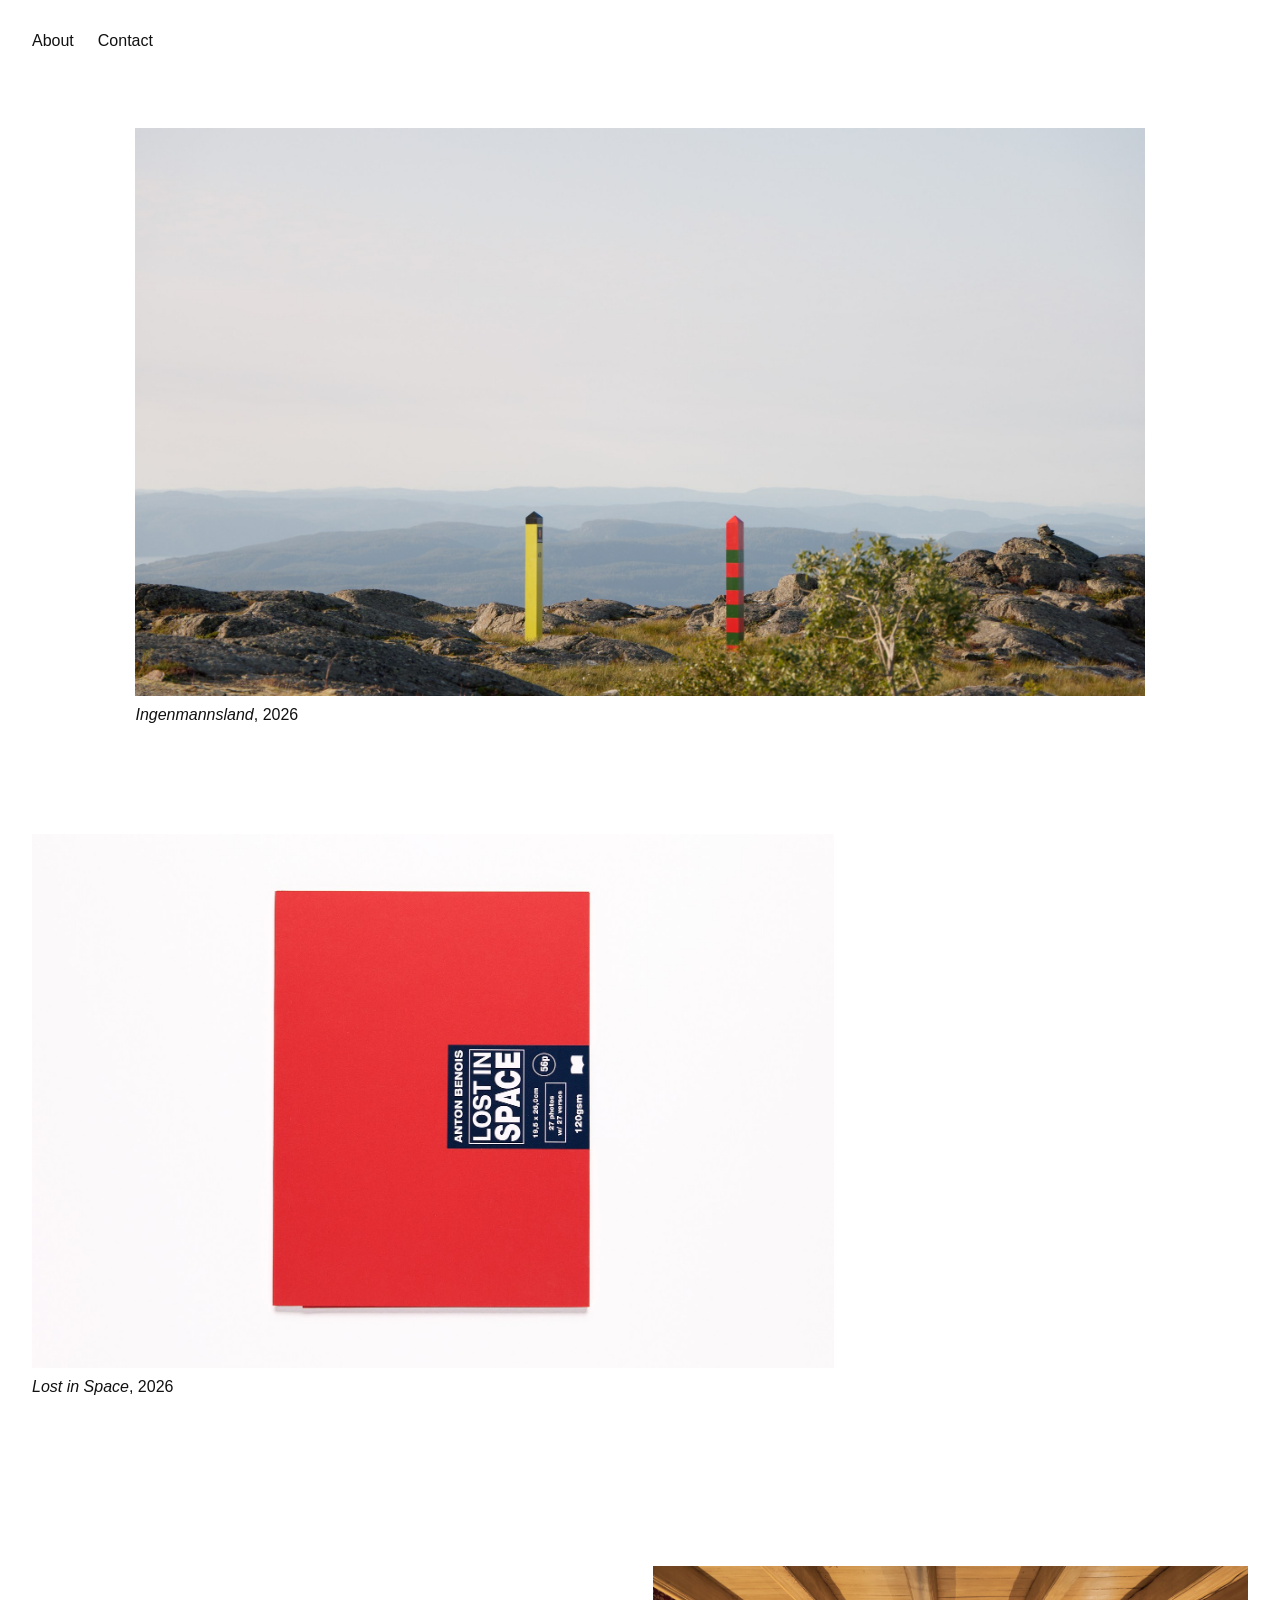
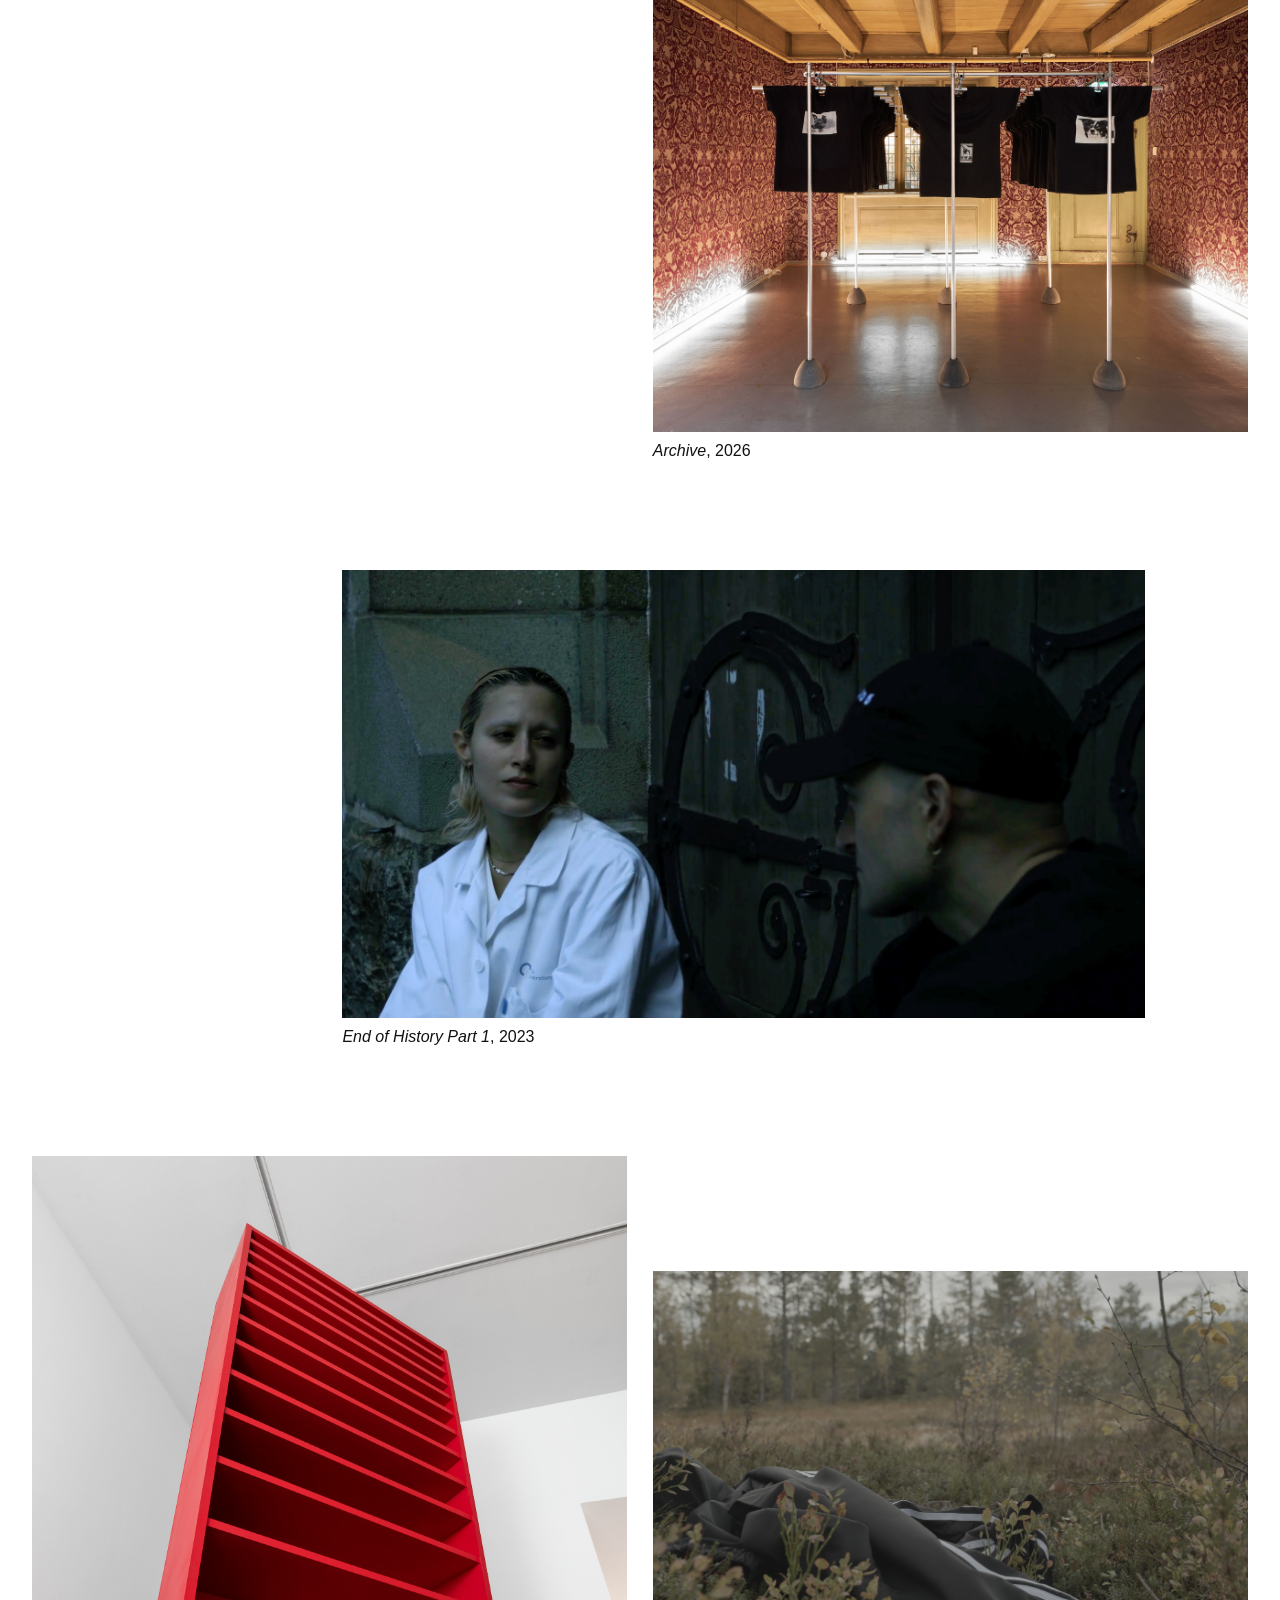
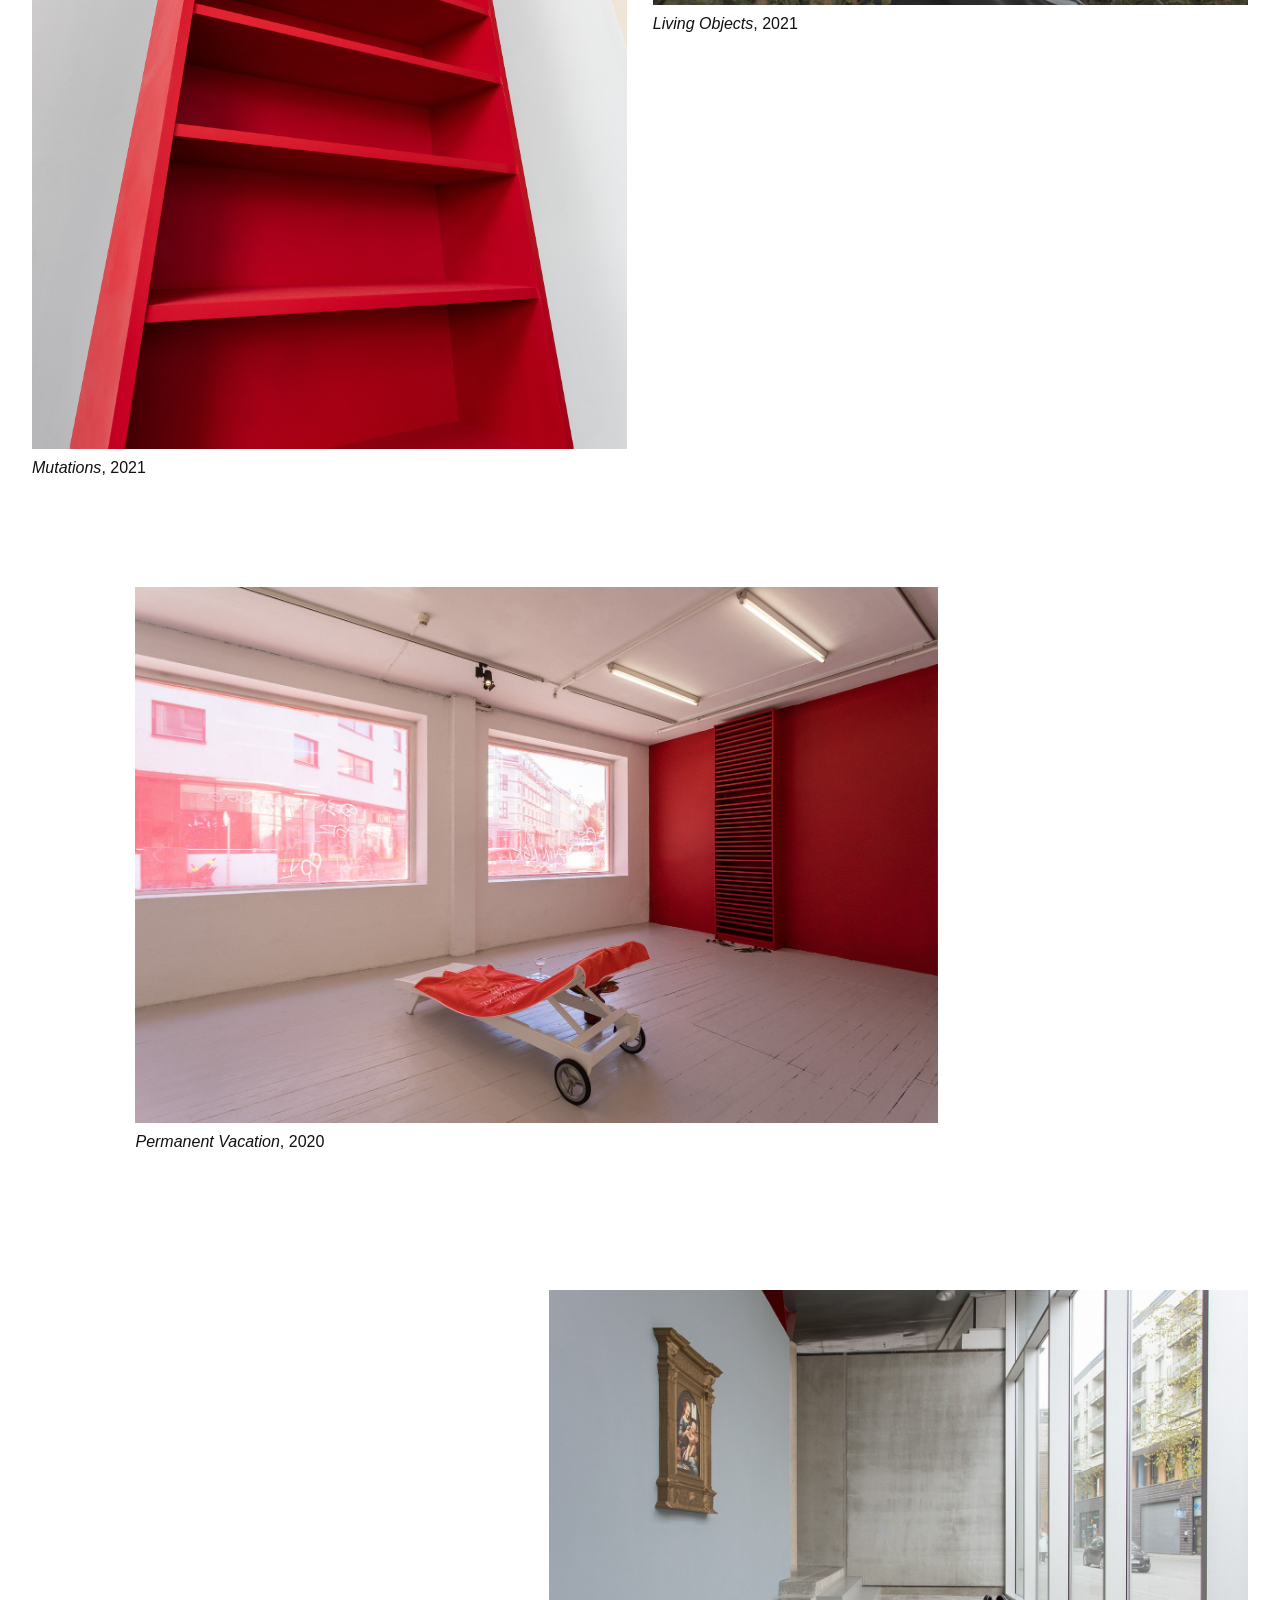
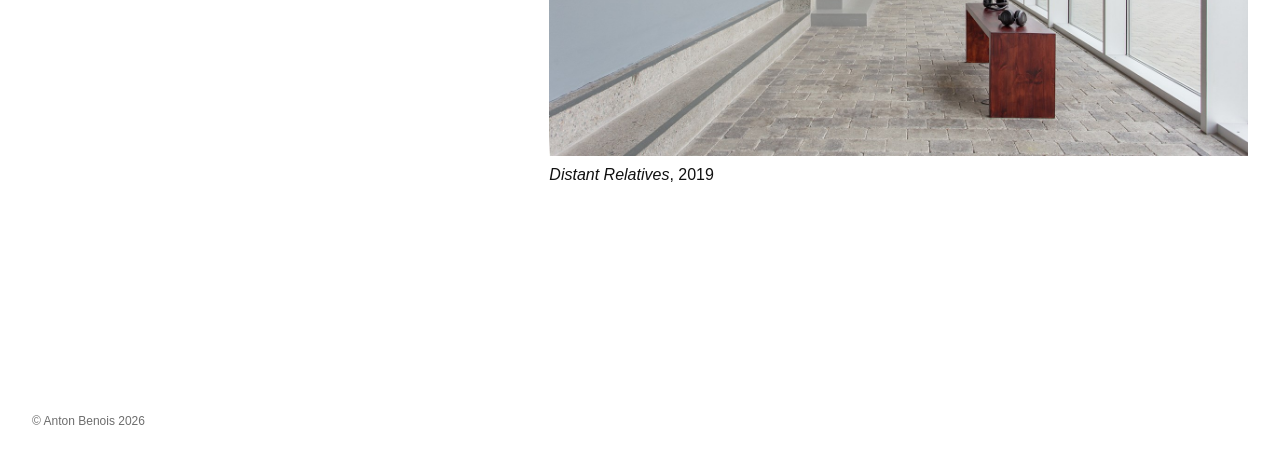
<file: index.html>
<!doctype html>
<html lang="en">
<head>
  <meta charset="utf-8">
  <meta name="viewport" content="width=device-width, initial-scale=1">
  <title>Anton Benois</title>
  <meta name="description" content="Anton Benois — selected works.">
  <link rel="stylesheet" href="assets/css/site.css">
</head>
<body class="home-page">
  <div class="site">
    <header class="site-header site-header--home">
      <nav class="site-nav" aria-label="Main navigation">
        <a href="bio/index.html">About</a>
        <a href="contact/index.html">Contact</a>
      </nav>
    </header>

    <main>
      <section class="project-index project-index--loose" aria-label="Selected works">

        <a class="project-card project-card--ingen" href="ingenmannsland/index.html">
          <figure>
            <img src="assets/images/ingenmannsland/Ingen_1.jpeg" alt="Ingenmannsland, 2026">
          </figure>
          <h2><em>Ingenmannsland</em>, 2026</h2>
        </a>

        <a class="project-card project-card--lost" href="lost-in-space/index.html">
          <figure>
            <img src="assets/images/lost-in-space/lostinspace_1.jpg" alt="Lost in Space, 2026">
          </figure>
          <h2><em>Lost in Space</em>, 2026</h2>
        </a>

        <a class="project-card project-card--archive" href="archive/index.html">
          <figure>
            <img src="assets/images/Archive/Archive_1.jpg" alt="Archive, 2026">
          </figure>
          <h2><em>Archive</em>, 2026</h2>
        </a>

        <a class="project-card project-card--eoh" href="end-of-history-part-1/index.html">
          <figure>
            <img src="assets/images/End of history/EndOfHistory_FrontPage.jpg" alt="End of History Part 1, 2023">
          </figure>
          <h2><em>End of History Part 1</em>, 2023</h2>
        </a>

        <a class="project-card project-card--mutations" href="mutations/index.html">
          <figure>
            <img src="assets/images/mutations/mutations_1.jpg" alt="Mutations, 2021">
          </figure>
          <h2><em>Mutations</em>, 2021</h2>
        </a>

        <a class="project-card project-card--living" href="living-objects/index.html">
          <figure>
            <img src="assets/images/living objects/Anton_Benois_01_web.jpg" alt="Living Objects, 2021">
          </figure>
          <h2><em>Living Objects</em>, 2021</h2>
        </a>

        <a class="project-card project-card--vacation" href="permanent-vacation/index.html">
          <figure>
            <img src="assets/images/permanent-vacation/vacation_1.jpg" alt="Permanent Vacation, 2020">
          </figure>
          <h2><em>Permanent Vacation</em>, 2020</h2>
        </a>

        <a class="project-card project-card--relatives" href="distant-relatives/index.html">
          <figure>
            <img src="assets/images/distant-relatives/relatives_7.jpg" alt="Distant Relatives, 2019">
          </figure>
          <h2><em>Distant Relatives</em>, 2019</h2>
        </a>

      </section>
    </main>
    <footer class="site-footer">
      © Anton Benois 2026
    </footer>

  </div>
</body>
</html>
</file>
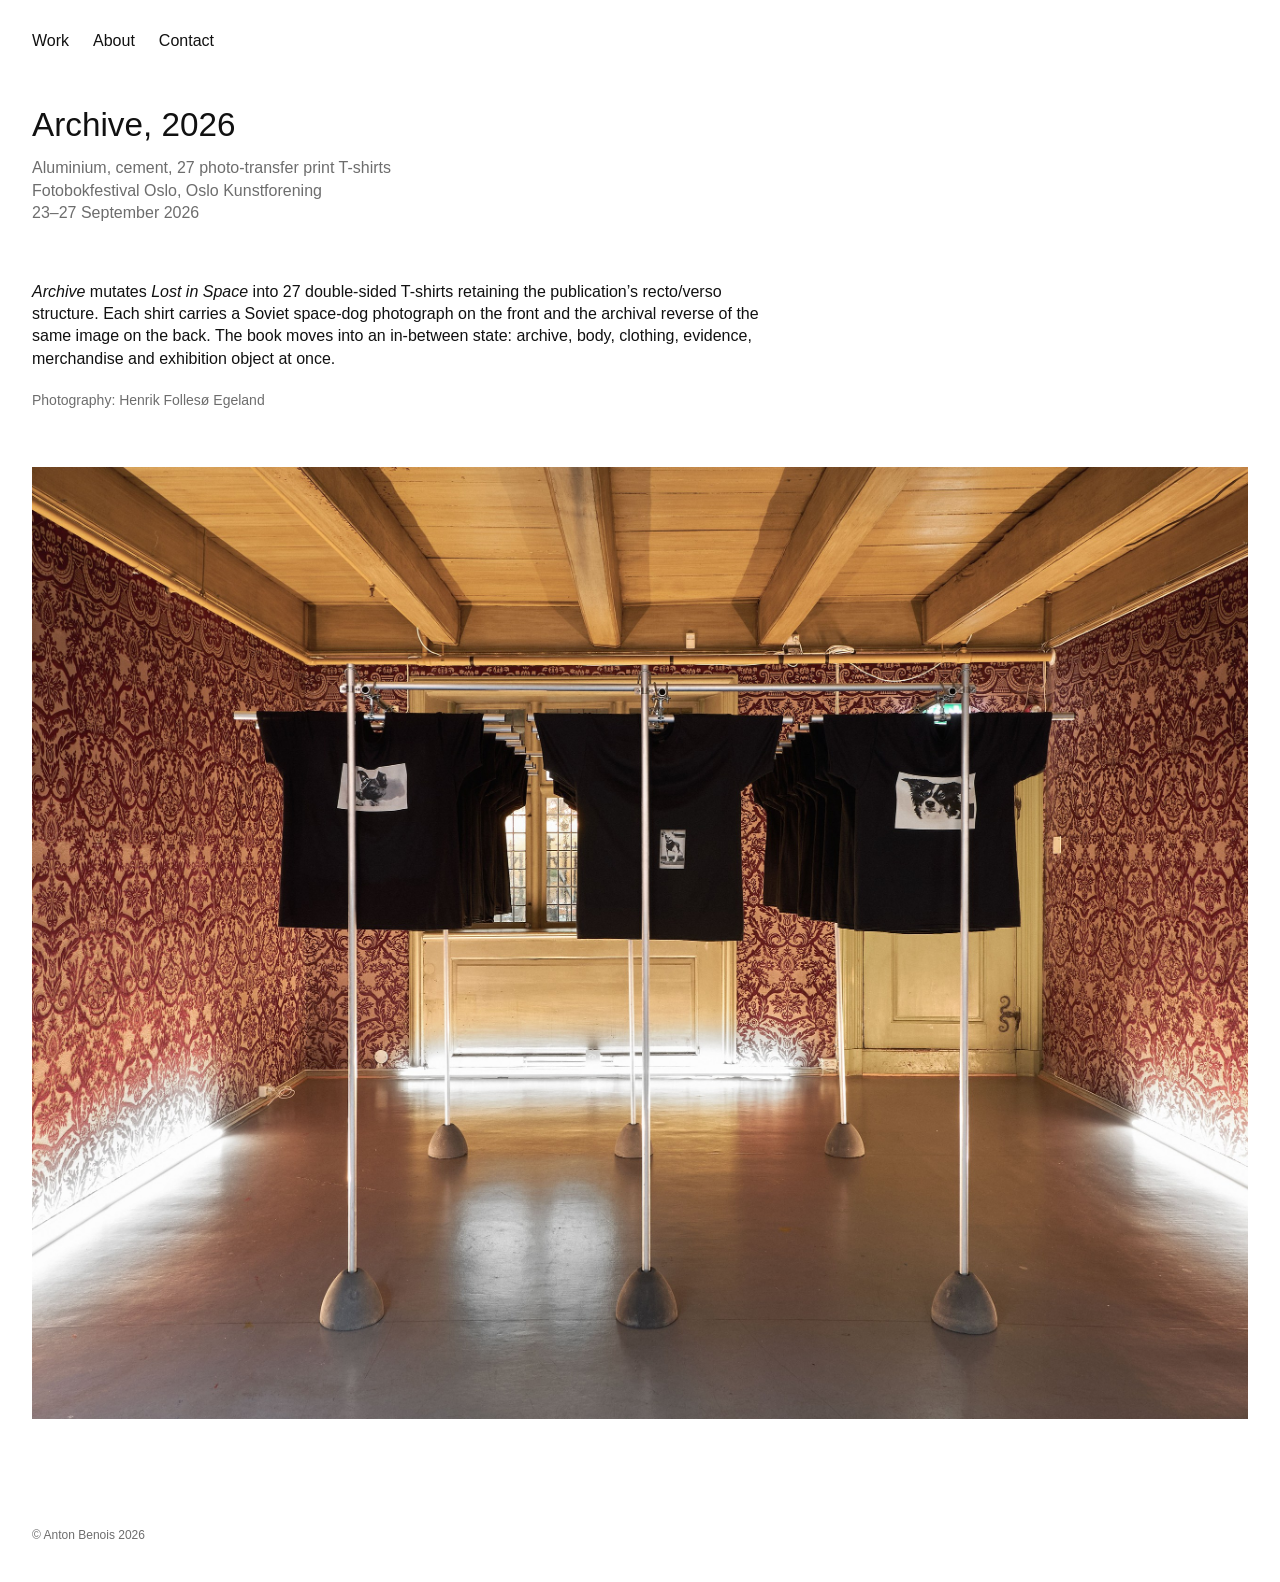
<file: archive/index.html>
<!doctype html>
<html lang="en">
<head>
  <meta charset="utf-8">
  <meta name="viewport" content="width=device-width, initial-scale=1">
  <title>Archive, 2026 — Anton Benois</title>
  <meta name="description" content="Archive, 2026. Installation at Oslo Fotobokfestival, Oslo Kunstforening.">
  <link rel="stylesheet" href="../assets/css/site.css">
</head>
<body>
  <div class="site">
    <header class="site-header site-header--inner">
      <nav class="site-nav" aria-label="Main navigation">
        <a href="../index.html">Work</a>
        <a href="../bio/index.html">About</a>
        <a href="../contact/index.html">Contact</a>
      </nav>
    </header>

    <main class="project">
      <header class="project-header">
        <h1>Archive, 2026</h1>
        <div class="project-meta">
          Aluminium, cement, 27 photo-transfer print T-shirts<br>
          Fotobokfestival Oslo, Oslo Kunstforening<br>
          23–27 September 2026
        </div>
      </header>

      <div class="project-copy">
        <p><em>Archive</em> mutates <em>Lost in Space</em> into 27 double-sided T-shirts retaining the publication’s recto/verso structure. Each shirt carries a Soviet space-dog photograph on the front and the archival reverse of the same image on the back. The book moves into an in-between state: archive, body, clothing, evidence, merchandise and exhibition object at once.</p>
        <p class="project-credit">Photography: Henrik Follesø Egeland</p>
      </div>

      <section class="project-media" aria-label="Archive documentation">
        <figure>
          <img src="../assets/images/Archive/Archive_1.jpg" alt="Archive installation view">
        </figure>
      </section>
    </main>
    <footer class="site-footer">
      © Anton Benois 2026
    </footer>

  </div>
</body>
</html>
</file>
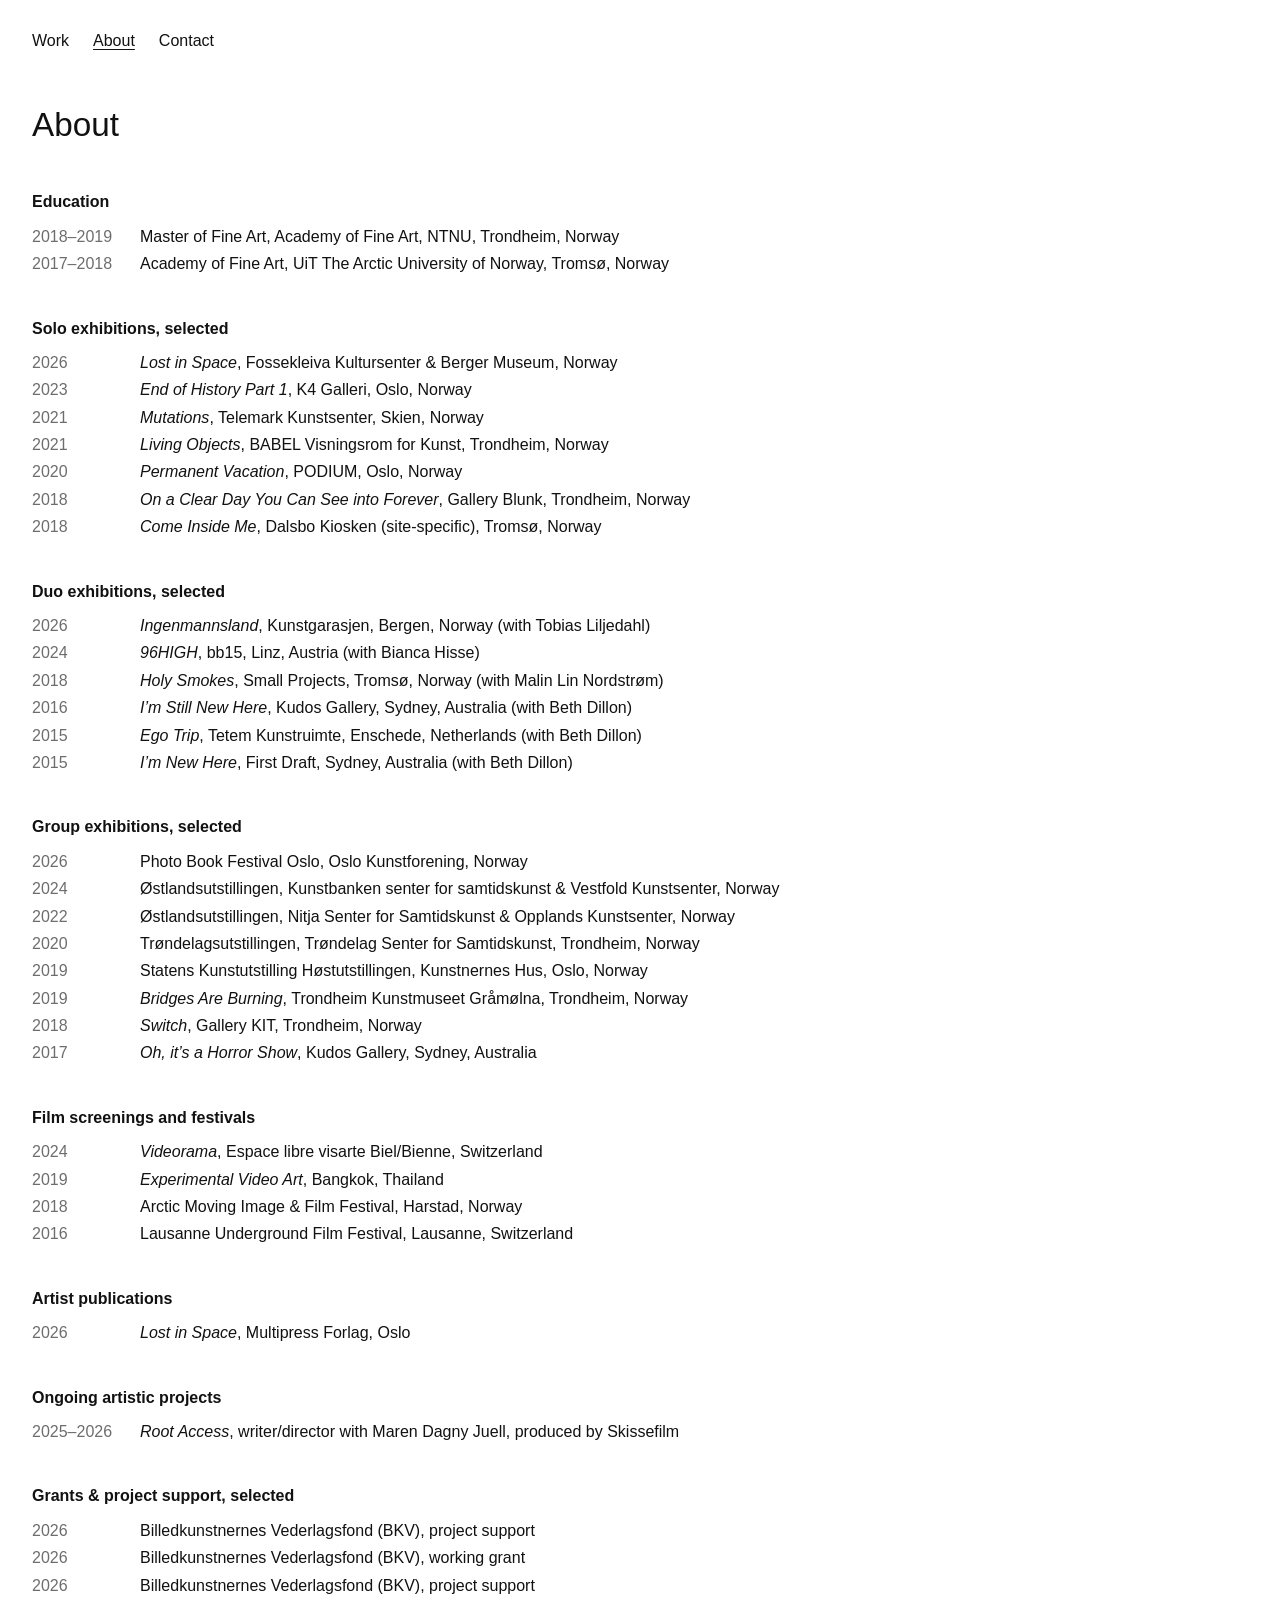
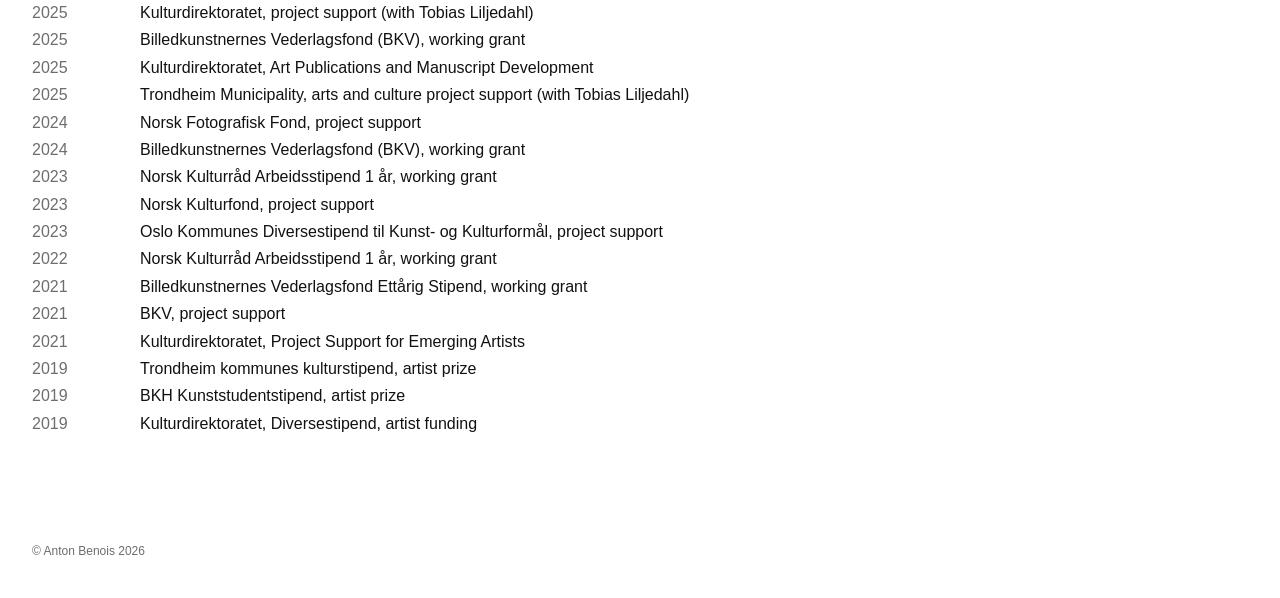
<file: bio/index.html>
<!doctype html>
<html lang="en">
<head>
  <meta charset="utf-8">
  <meta name="viewport" content="width=device-width, initial-scale=1">
  <title>About — Anton Benois</title>
  <meta name="description" content="Selected CV for Anton Benois.">
  <link rel="stylesheet" href="../assets/css/site.css">
</head>
<body>
  <div class="site">
    <header class="site-header site-header--inner">
      <nav class="site-nav" aria-label="Main navigation">
        <a href="../index.html">Work</a>
        <a href="../bio/index.html" aria-current="page">About</a>
        <a href="../contact/index.html">Contact</a>
      </nav>
    </header>

    <main class="page cv-page">
      <h1>About</h1>

      <section class="cv-section">
        <h2>Education</h2>
        <div class="cv-entry">
          <span class="cv-year">2018–2019</span>
          <span>Master of Fine Art, Academy of Fine Art, NTNU, Trondheim, Norway</span>
        </div>
        <div class="cv-entry">
          <span class="cv-year">2017–2018</span>
          <span>Academy of Fine Art, UiT The Arctic University of Norway, Tromsø, Norway</span>
        </div>
      </section>

      <section class="cv-section">
        <h2>Solo exhibitions, selected</h2>
        <div class="cv-entry"><span class="cv-year">2026</span><span><em>Lost in Space</em>, Fossekleiva Kultursenter &amp; Berger Museum, Norway</span></div>
        <div class="cv-entry"><span class="cv-year">2023</span><span><em>End of History Part 1</em>, K4 Galleri, Oslo, Norway</span></div>
        <div class="cv-entry"><span class="cv-year">2021</span><span><em>Mutations</em>, Telemark Kunstsenter, Skien, Norway</span></div>
        <div class="cv-entry"><span class="cv-year">2021</span><span><em>Living Objects</em>, BABEL Visningsrom for Kunst, Trondheim, Norway</span></div>
        <div class="cv-entry"><span class="cv-year">2020</span><span><em>Permanent Vacation</em>, PODIUM, Oslo, Norway</span></div>
        <div class="cv-entry"><span class="cv-year">2018</span><span><em>On a Clear Day You Can See into Forever</em>, Gallery Blunk, Trondheim, Norway</span></div>
        <div class="cv-entry"><span class="cv-year">2018</span><span><em>Come Inside Me</em>, Dalsbo Kiosken (site-specific), Tromsø, Norway</span></div>
      </section>

      <section class="cv-section">
        <h2>Duo exhibitions, selected</h2>
        <div class="cv-entry"><span class="cv-year">2026</span><span><em>Ingenmannsland</em>, Kunstgarasjen, Bergen, Norway (with Tobias Liljedahl)</span></div>
        <div class="cv-entry"><span class="cv-year">2024</span><span><em>96HIGH</em>, bb15, Linz, Austria (with Bianca Hisse)</span></div>
        <div class="cv-entry"><span class="cv-year">2018</span><span><em>Holy Smokes</em>, Small Projects, Tromsø, Norway (with Malin Lin Nordstrøm)</span></div>
        <div class="cv-entry"><span class="cv-year">2016</span><span><em>I’m Still New Here</em>, Kudos Gallery, Sydney, Australia (with Beth Dillon)</span></div>
        <div class="cv-entry"><span class="cv-year">2015</span><span><em>Ego Trip</em>, Tetem Kunstruimte, Enschede, Netherlands (with Beth Dillon)</span></div>
        <div class="cv-entry"><span class="cv-year">2015</span><span><em>I’m New Here</em>, First Draft, Sydney, Australia (with Beth Dillon)</span></div>
      </section>

      <section class="cv-section">
        <h2>Group exhibitions, selected</h2>
        <div class="cv-entry"><span class="cv-year">2026</span><span>Photo Book Festival Oslo, Oslo Kunstforening, Norway</span></div>
        <div class="cv-entry"><span class="cv-year">2024</span><span>Østlandsutstillingen, Kunstbanken senter for samtidskunst &amp; Vestfold Kunstsenter, Norway</span></div>
        <div class="cv-entry"><span class="cv-year">2022</span><span>Østlandsutstillingen, Nitja Senter for Samtidskunst &amp; Opplands Kunstsenter, Norway</span></div>
        <div class="cv-entry"><span class="cv-year">2020</span><span>Trøndelagsutstillingen, Trøndelag Senter for Samtidskunst, Trondheim, Norway</span></div>
        <div class="cv-entry"><span class="cv-year">2019</span><span>Statens Kunstutstilling Høstutstillingen, Kunstnernes Hus, Oslo, Norway</span></div>
        <div class="cv-entry"><span class="cv-year">2019</span><span><em>Bridges Are Burning</em>, Trondheim Kunstmuseet Gråmølna, Trondheim, Norway</span></div>
        <div class="cv-entry"><span class="cv-year">2018</span><span><em>Switch</em>, Gallery KIT, Trondheim, Norway</span></div>
        <div class="cv-entry"><span class="cv-year">2017</span><span><em>Oh, it’s a Horror Show</em>, Kudos Gallery, Sydney, Australia</span></div>
      </section>

      <section class="cv-section">
        <h2>Film screenings and festivals</h2>
        <div class="cv-entry"><span class="cv-year">2024</span><span><em>Videorama</em>, Espace libre visarte Biel/Bienne, Switzerland</span></div>
        <div class="cv-entry"><span class="cv-year">2019</span><span><em>Experimental Video Art</em>, Bangkok, Thailand</span></div>
        <div class="cv-entry"><span class="cv-year">2018</span><span>Arctic Moving Image &amp; Film Festival, Harstad, Norway</span></div>
        <div class="cv-entry"><span class="cv-year">2016</span><span>Lausanne Underground Film Festival, Lausanne, Switzerland</span></div>
      </section>

      <section class="cv-section">
        <h2>Artist publications</h2>
        <div class="cv-entry"><span class="cv-year">2026</span><span><em>Lost in Space</em>, Multipress Forlag, Oslo</span></div>
      </section>

      <section class="cv-section">
        <h2>Ongoing artistic projects</h2>
        <div class="cv-entry"><span class="cv-year">2025–2026</span><span><em>Root Access</em>, writer/director with Maren Dagny Juell, produced by Skissefilm</span></div>
      </section>

      <section class="cv-section">
        <h2>Grants &amp; project support, selected</h2>
        <div class="cv-entry"><span class="cv-year">2026</span><span>Billedkunstnernes Vederlagsfond (BKV), project support</span></div>
        <div class="cv-entry"><span class="cv-year">2026</span><span>Billedkunstnernes Vederlagsfond (BKV), working grant</span></div>
        <div class="cv-entry"><span class="cv-year">2026</span><span>Billedkunstnernes Vederlagsfond (BKV), project support</span></div>
        <div class="cv-entry"><span class="cv-year">2025</span><span>Kulturdirektoratet, project support (with Tobias Liljedahl)</span></div>
        <div class="cv-entry"><span class="cv-year">2025</span><span>Billedkunstnernes Vederlagsfond (BKV), working grant</span></div>
        <div class="cv-entry"><span class="cv-year">2025</span><span>Kulturdirektoratet, Art Publications and Manuscript Development</span></div>
        <div class="cv-entry"><span class="cv-year">2025</span><span>Trondheim Municipality, arts and culture project support (with Tobias Liljedahl)</span></div>
        <div class="cv-entry"><span class="cv-year">2024</span><span>Norsk Fotografisk Fond, project support</span></div>
        <div class="cv-entry"><span class="cv-year">2024</span><span>Billedkunstnernes Vederlagsfond (BKV), working grant</span></div>
        <div class="cv-entry"><span class="cv-year">2023</span><span>Norsk Kulturråd Arbeidsstipend 1 år, working grant</span></div>
        <div class="cv-entry"><span class="cv-year">2023</span><span>Norsk Kulturfond, project support</span></div>
        <div class="cv-entry"><span class="cv-year">2023</span><span>Oslo Kommunes Diversestipend til Kunst- og Kulturformål, project support</span></div>
        <div class="cv-entry"><span class="cv-year">2022</span><span>Norsk Kulturråd Arbeidsstipend 1 år, working grant</span></div>
        <div class="cv-entry"><span class="cv-year">2021</span><span>Billedkunstnernes Vederlagsfond Ettårig Stipend, working grant</span></div>
        <div class="cv-entry"><span class="cv-year">2021</span><span>BKV, project support</span></div>
        <div class="cv-entry"><span class="cv-year">2021</span><span>Kulturdirektoratet, Project Support for Emerging Artists</span></div>
        <div class="cv-entry"><span class="cv-year">2019</span><span>Trondheim kommunes kulturstipend, artist prize</span></div>
        <div class="cv-entry"><span class="cv-year">2019</span><span>BKH Kunststudentstipend, artist prize</span></div>
        <div class="cv-entry"><span class="cv-year">2019</span><span>Kulturdirektoratet, Diversestipend, artist funding</span></div>
      </section>
    </main>
    <footer class="site-footer">
      © Anton Benois 2026
    </footer>

  </div>
</body>
</html>
</file>
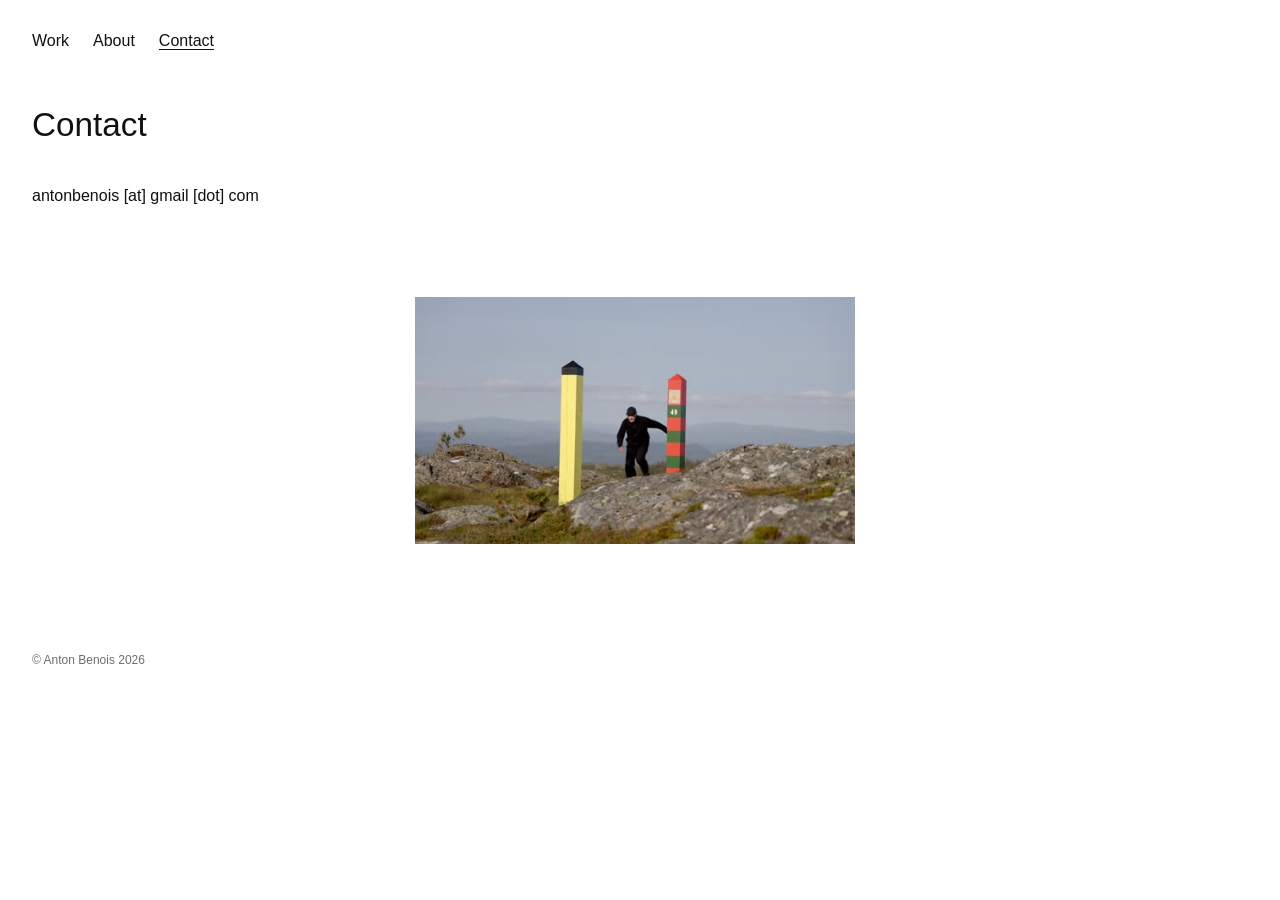
<file: contact/index.html>
<!doctype html>
<html lang="en">
<head>
  <meta charset="utf-8">
  <meta name="viewport" content="width=device-width, initial-scale=1">
  <title>Contact — Anton Benois</title>
  <meta name="description" content="Contact Anton Benois.">
  <link rel="stylesheet" href="../assets/css/site.css">
</head>
<body>
  <div class="site">
    <header class="site-header site-header--inner">
      <nav class="site-nav" aria-label="Main navigation">
        <a href="../index.html">Work</a>
        <a href="../bio/index.html">About</a>
        <a href="../contact/index.html" aria-current="page">Contact</a>
      </nav>
    </header>

    <main class="page">
      <h1>Contact</h1>
      <div class="page-copy">
        <p>antonbenois [at] gmail [dot] com</p>
      </div>

      <div class="contact-loop">
        <video autoplay muted loop playsinline preload="auto" poster="../assets/images/escape-poster.jpg" aria-label="A person running between replica border poles">
          <source src="../assets/videos/escape-loop.mp4" type="video/mp4">
        </video>
      </div>
    </main>
    <footer class="site-footer">
      © Anton Benois 2026
    </footer>

  </div>
</body>
</html>
</file>
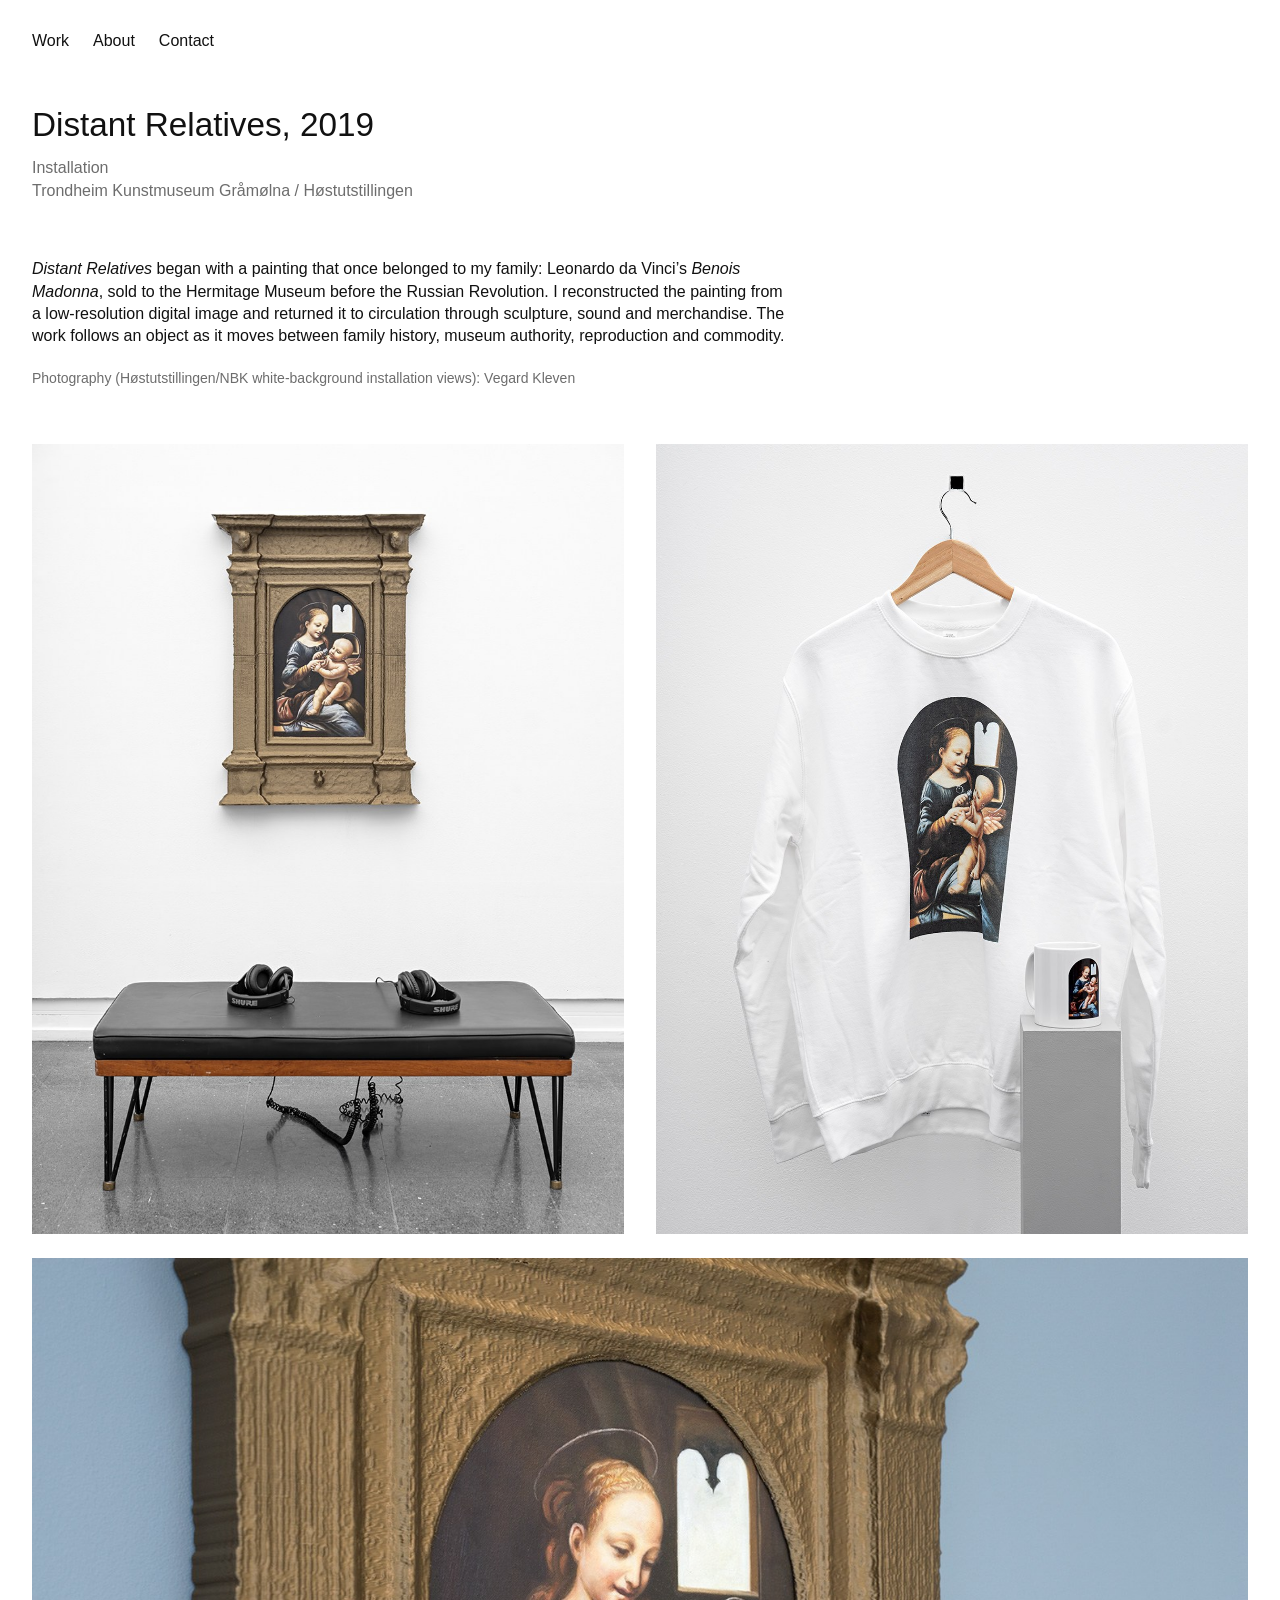
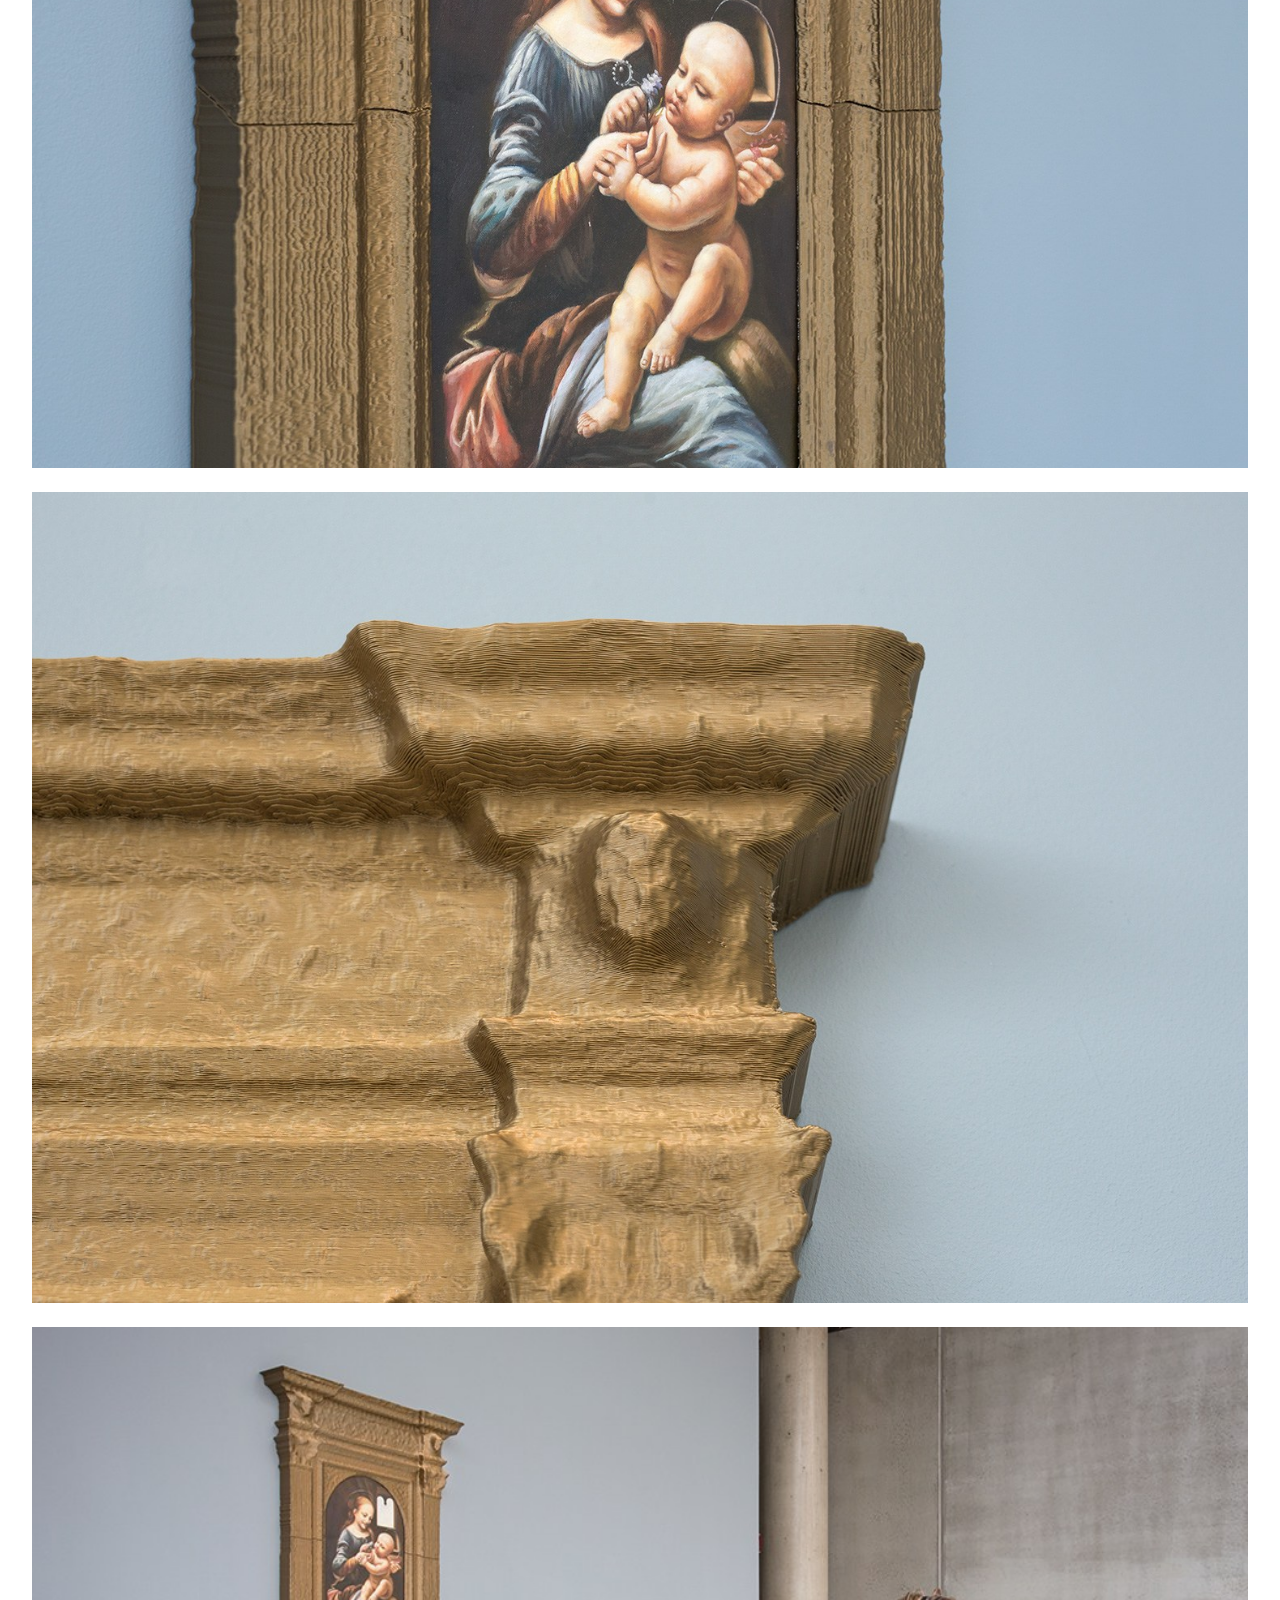
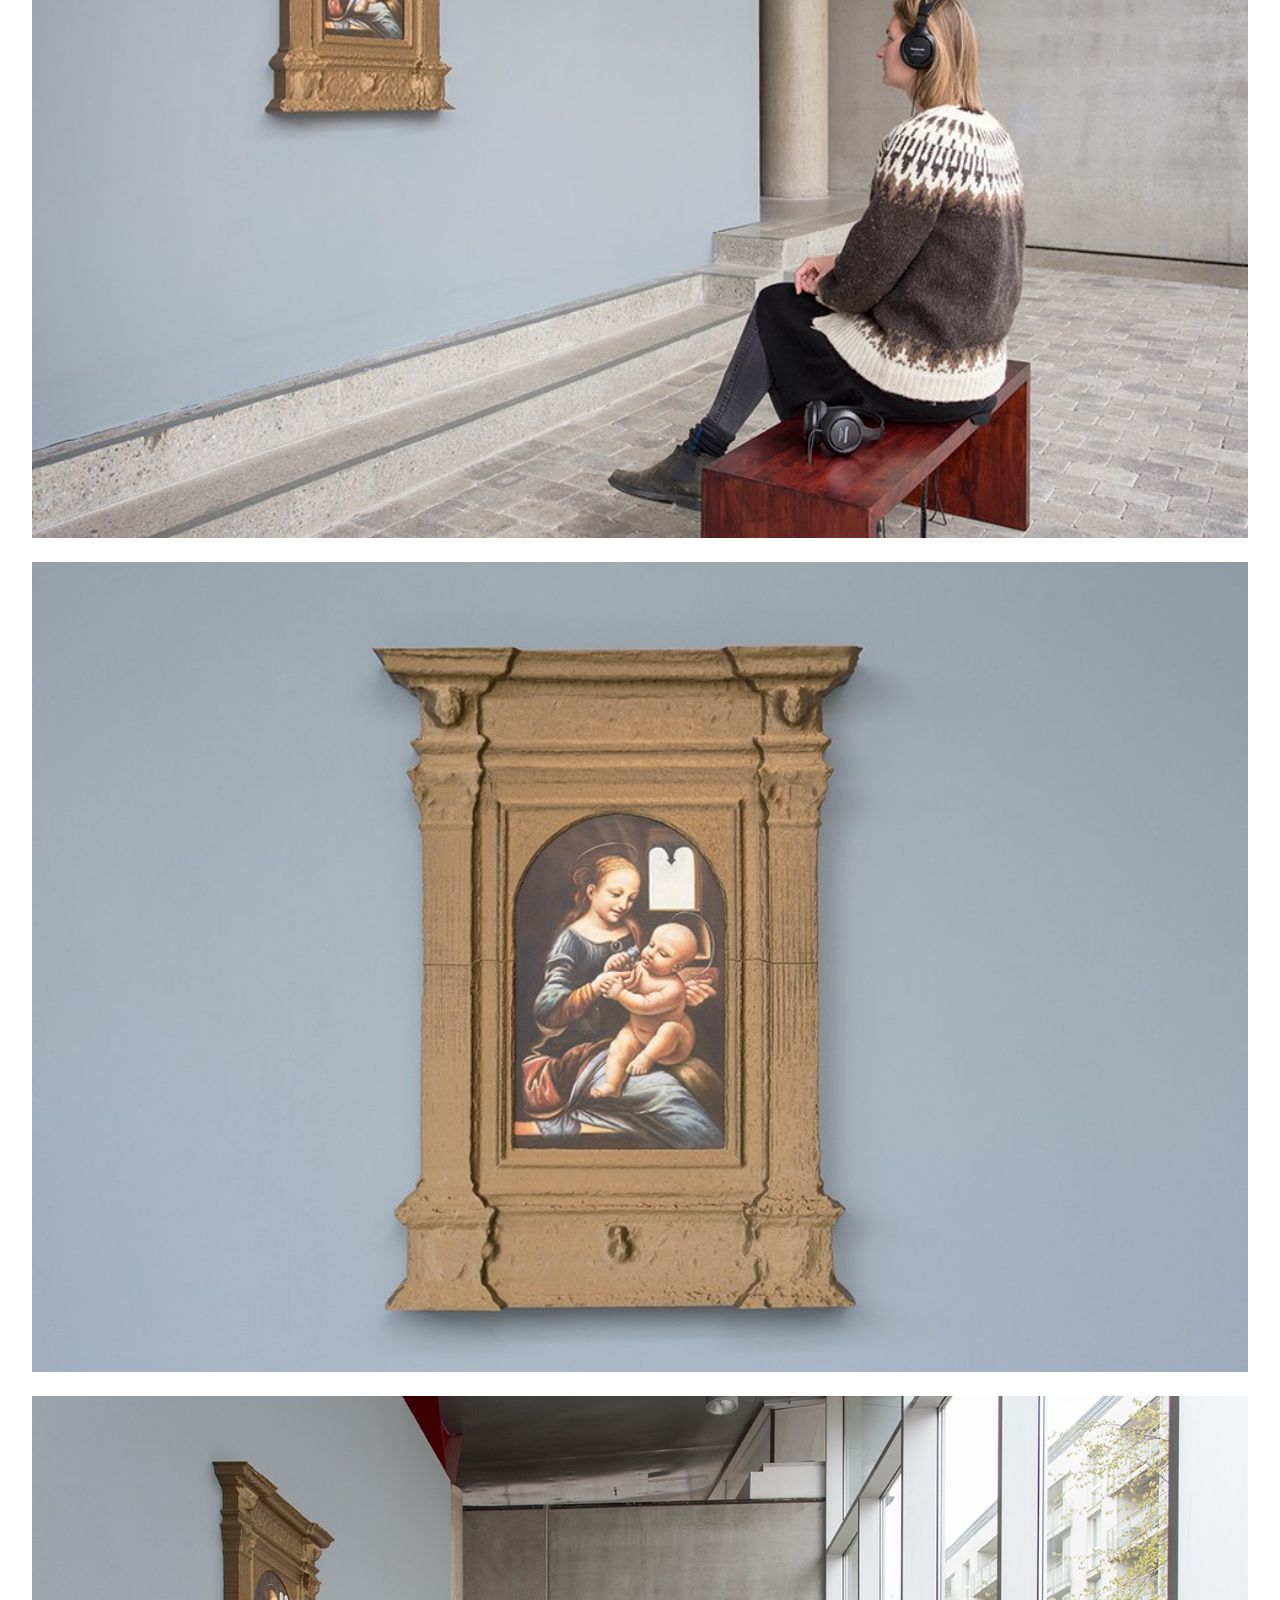
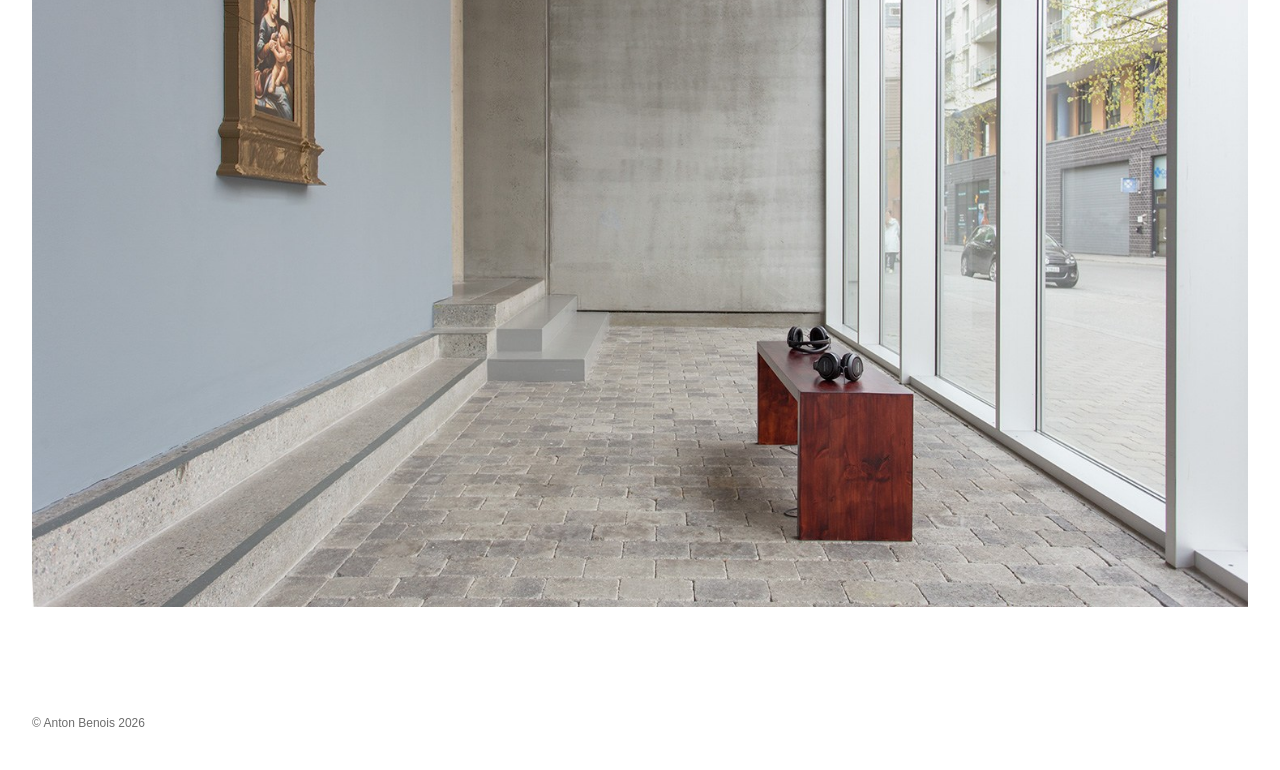
<file: distant-relatives/index.html>
<!doctype html>
<html lang="en">
<head>
  <meta charset="utf-8">
  <meta name="viewport" content="width=device-width, initial-scale=1">
  <title>Distant Relatives, 2019 — Anton Benois</title>
  <meta name="description" content="Distant Relatives, 2019. Installation shown at Trondheim Kunstmuseum Gråmølna and Høstutstillingen.">
  <link rel="stylesheet" href="../assets/css/site.css">
</head>
<body>
  <div class="site">
    <header class="site-header site-header--inner">
      <nav class="site-nav" aria-label="Main navigation">
        <a href="../index.html">Work</a>
        <a href="../bio/index.html">About</a>
        <a href="../contact/index.html">Contact</a>
      </nav>
    </header>
    <main class="project">
      <header class="project-header">
        <h1>Distant Relatives, 2019</h1>
        <div class="project-meta">Installation<br>Trondheim Kunstmuseum Gråmølna / Høstutstillingen</div>
      </header>
      <div class="project-copy">
        <p><em>Distant Relatives</em> began with a painting that once belonged to my family: Leonardo da Vinci’s <em>Benois Madonna</em>, sold to the Hermitage Museum before the Russian Revolution. I reconstructed the painting from a low-resolution digital image and returned it to circulation through sculpture, sound and merchandise. The work follows an object as it moves between family history, museum authority, reproduction and commodity.</p>
        <p class="project-credit">Photography (Høstutstillingen/NBK white-background installation views): Vegard Kleven</p>
      </div>
      <section class="project-media" aria-label="Distant Relatives, 2019 documentation">
        <div class="portrait-pair">
          <figure>
            <img src="../assets/images/distant-relatives/relatives_1.jpg" alt="Distant Relatives documentation" loading="lazy">
          </figure>
          <figure>
            <img src="../assets/images/distant-relatives/relatives_2.jpg" alt="Distant Relatives documentation" loading="lazy">
          </figure>
        </div>

        <figure>
          <img src="../assets/images/distant-relatives/relatives_3.jpg" alt="Distant Relatives documentation" loading="lazy">
        </figure>

        <figure>
          <img src="../assets/images/distant-relatives/relatives_4.jpg" alt="Distant Relatives documentation" loading="lazy">
        </figure>

        <figure>
          <img src="../assets/images/distant-relatives/relatives_5.jpg" alt="Distant Relatives documentation" loading="lazy">
        </figure>

        <figure>
          <img src="../assets/images/distant-relatives/relatives_6.jpg" alt="Distant Relatives documentation" loading="lazy">
        </figure>

        <figure>
          <img src="../assets/images/distant-relatives/relatives_7.jpg" alt="Distant Relatives documentation" loading="lazy">
        </figure>
      </section>
    </main>
    <footer class="site-footer">
      © Anton Benois 2026
    </footer>

  </div>
</body>
</html>
</file>
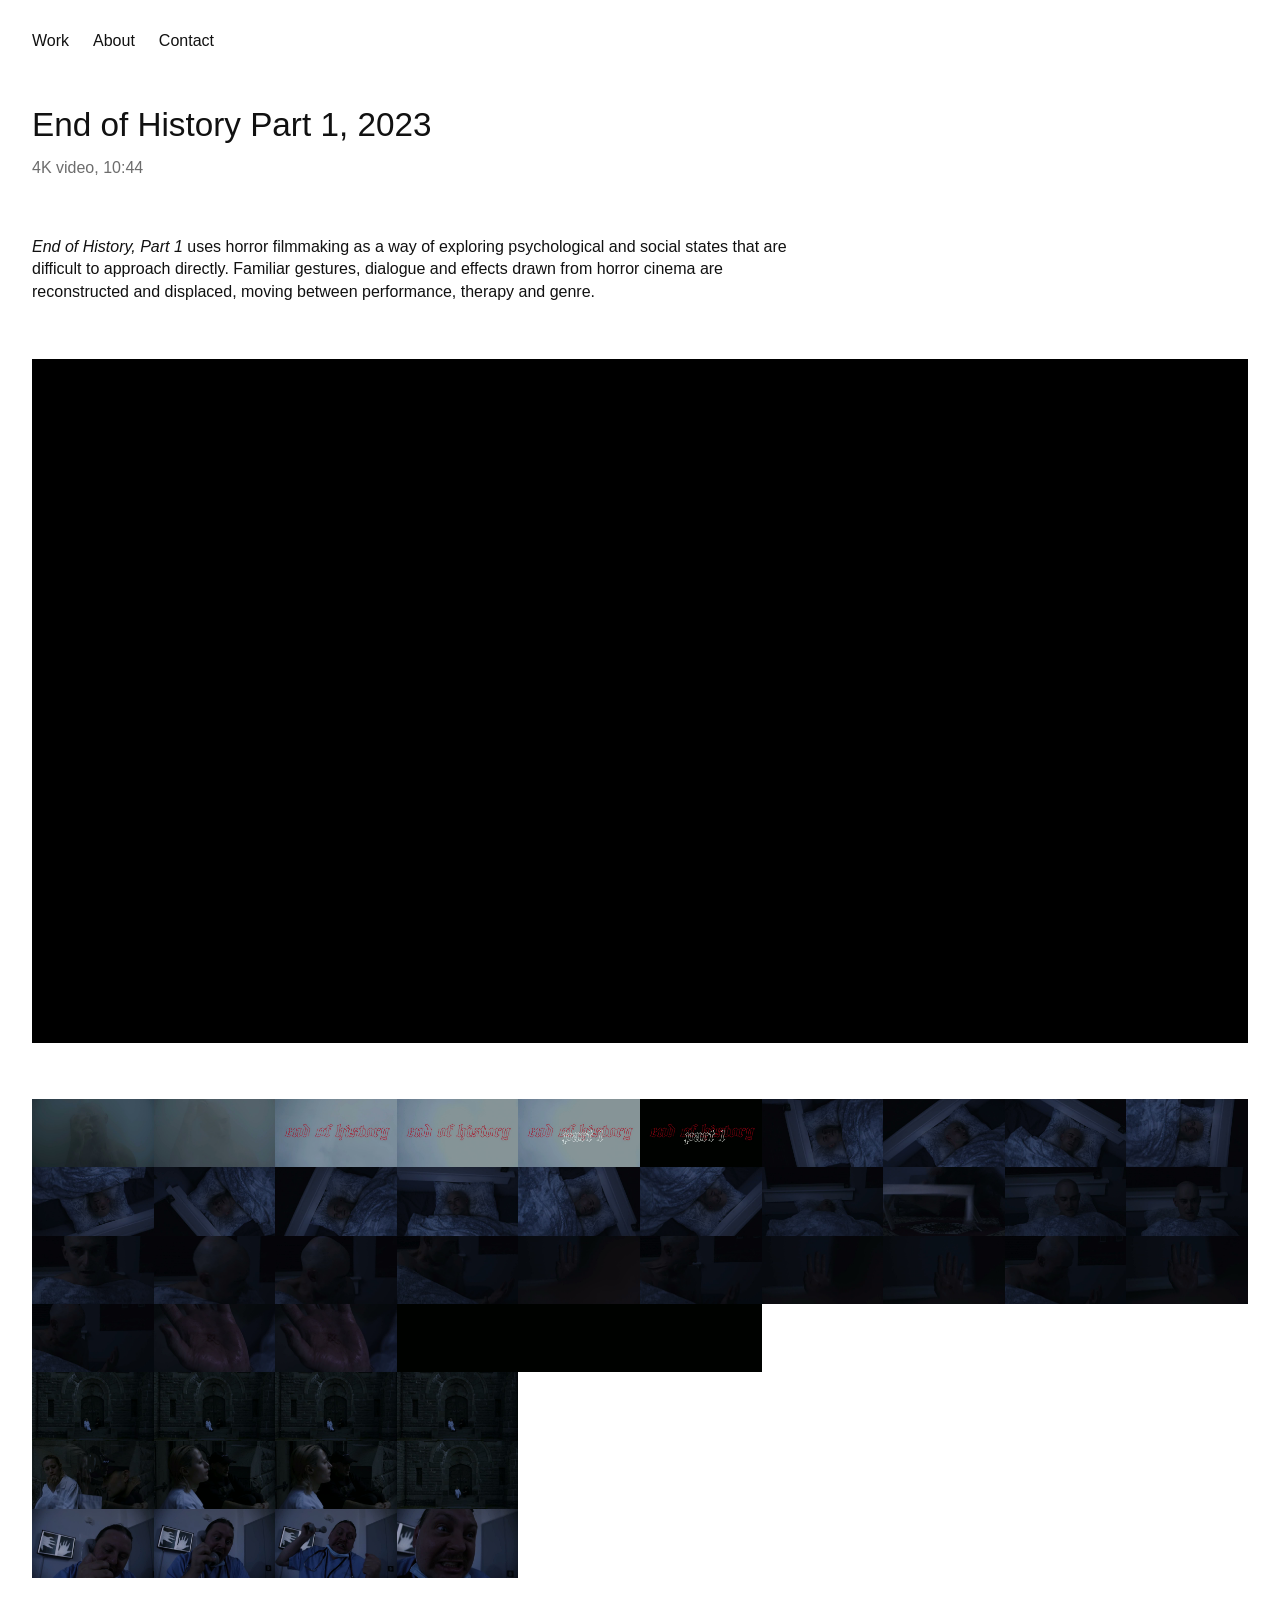
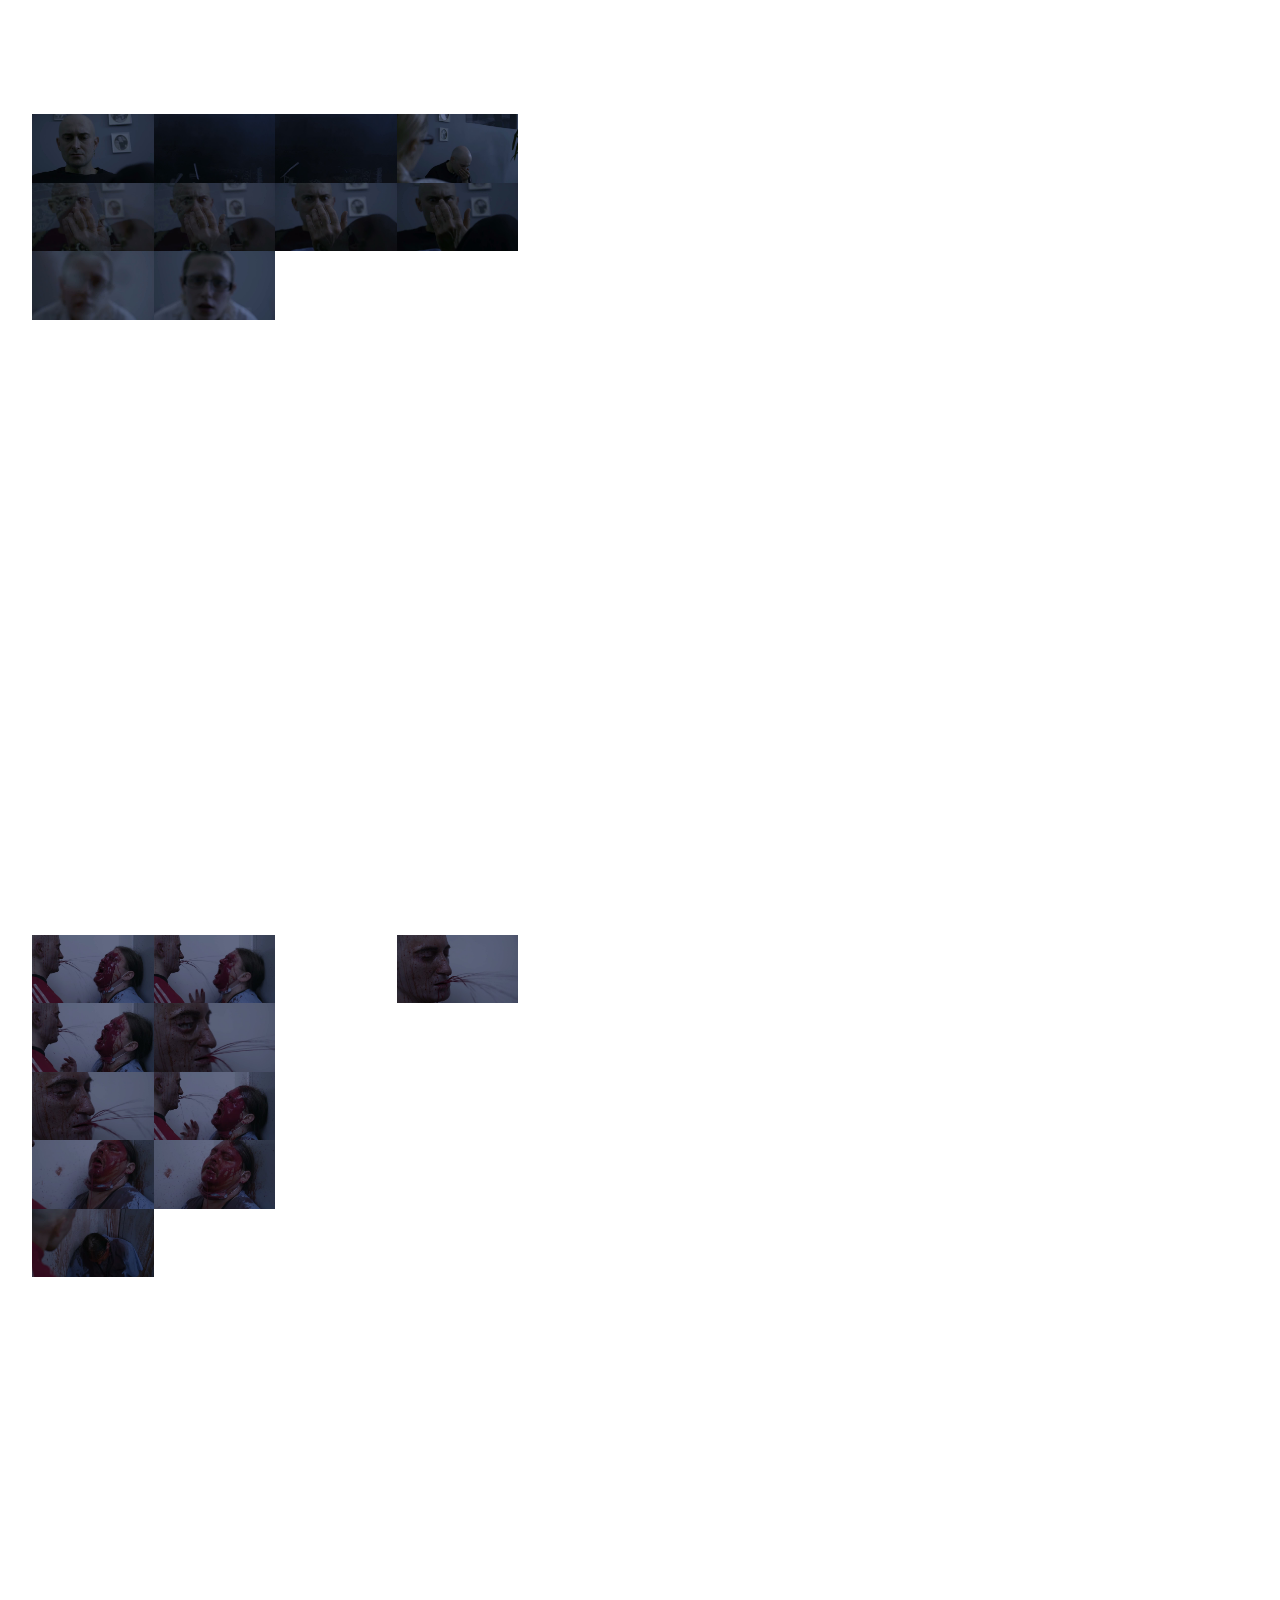
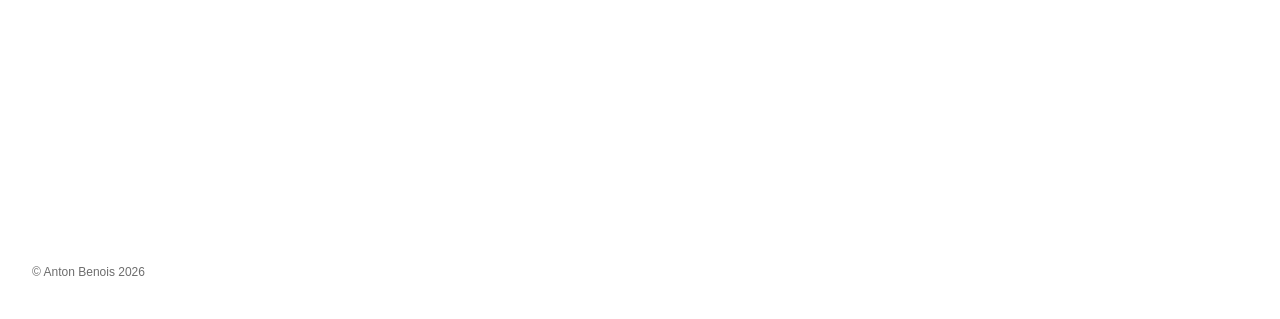
<file: end-of-history-part-1/index.html>
<!doctype html>
<html lang="en">
<head>
  <meta charset="utf-8">
  <meta name="viewport" content="width=device-width, initial-scale=1">
  <title>End of History Part 1 — Anton Benois</title>
  <meta name="description" content="End of History Part 1, 2023. Film by Anton Benois.">
  <link rel="stylesheet" href="../assets/css/site.css">
</head>
<body>
  <div class="site">
    <header class="site-header site-header--inner">
      <nav class="site-nav" aria-label="Main navigation">
        <a href="../index.html">Work</a>
        <a href="../bio/index.html">About</a>
        <a href="../contact/index.html">Contact</a>
      </nav>
    </header>

    <main class="project">
      <header class="project-header">
        <h1>End of History Part 1, 2023</h1>
        <div class="project-meta">4K video, 10:44</div>
      </header>

      <div class="project-copy">
        <p><em>End of History, Part 1</em> uses horror filmmaking as a way of exploring psychological and social states that are difficult to approach directly. Familiar gestures, dialogue and effects drawn from horror cinema are reconstructed and displaced, moving between performance, therapy and genre.</p>
      </div>

      <div class="video-embed">
        <iframe src="https://player.vimeo.com/video/874343577?title=0&amp;byline=0&amp;portrait=0" title="End of History Part 1" allow="autoplay; fullscreen; picture-in-picture" allowfullscreen></iframe>
      </div>

      <section class="film-frames" aria-label="End of History Part 1 frame sequence">
        <img src="../assets/images/End of history/interval/frame_00001.jpg" alt="End of History Part 1 frame 1">
        <img src="../assets/images/End of history/interval/frame_00002.jpg" alt="End of History Part 1 frame 2">
        <img src="../assets/images/End of history/interval/frame_00003.jpg" alt="End of History Part 1 frame 3">
        <img src="../assets/images/End of history/interval/frame_00004.jpg" alt="End of History Part 1 frame 4">
        <img src="../assets/images/End of history/interval/frame_00005.jpg" alt="End of History Part 1 frame 5">
        <img src="../assets/images/End of history/interval/frame_00006.jpg" alt="End of History Part 1 frame 6">
        <img src="../assets/images/End of history/interval/frame_00007.jpg" alt="End of History Part 1 frame 7">
        <img src="../assets/images/End of history/interval/frame_00008.jpg" alt="End of History Part 1 frame 8">
        <img src="../assets/images/End of history/interval/frame_00009.jpg" alt="End of History Part 1 frame 9">
        <img src="../assets/images/End of history/interval/frame_00010.jpg" alt="End of History Part 1 frame 10">
        <img src="../assets/images/End of history/interval/frame_00011.jpg" alt="End of History Part 1 frame 11">
        <img src="../assets/images/End of history/interval/frame_00012.jpg" alt="End of History Part 1 frame 12">
        <img src="../assets/images/End of history/interval/frame_00013.jpg" alt="End of History Part 1 frame 13">
        <img src="../assets/images/End of history/interval/frame_00014.jpg" alt="End of History Part 1 frame 14">
        <img src="../assets/images/End of history/interval/frame_00015.jpg" alt="End of History Part 1 frame 15">
        <img src="../assets/images/End of history/interval/frame_00016.jpg" alt="End of History Part 1 frame 16">
        <img src="../assets/images/End of history/interval/frame_00017.jpg" alt="End of History Part 1 frame 17">
        <img src="../assets/images/End of history/interval/frame_00018.jpg" alt="End of History Part 1 frame 18">
        <img src="../assets/images/End of history/interval/frame_00019.jpg" alt="End of History Part 1 frame 19">
        <img src="../assets/images/End of history/interval/frame_00020.jpg" alt="End of History Part 1 frame 20">
        <img src="../assets/images/End of history/interval/frame_00021.jpg" alt="End of History Part 1 frame 21" loading="lazy" decoding="async">
        <img src="../assets/images/End of history/interval/frame_00022.jpg" alt="End of History Part 1 frame 22" loading="lazy" decoding="async">
        <img src="../assets/images/End of history/interval/frame_00023.jpg" alt="End of History Part 1 frame 23" loading="lazy" decoding="async">
        <img src="../assets/images/End of history/interval/frame_00024.jpg" alt="End of History Part 1 frame 24" loading="lazy" decoding="async">
        <img src="../assets/images/End of history/interval/frame_00025.jpg" alt="End of History Part 1 frame 25" loading="lazy" decoding="async">
        <img src="../assets/images/End of history/interval/frame_00026.jpg" alt="End of History Part 1 frame 26" loading="lazy" decoding="async">
        <img src="../assets/images/End of history/interval/frame_00027.jpg" alt="End of History Part 1 frame 27" loading="lazy" decoding="async">
        <img src="../assets/images/End of history/interval/frame_00028.jpg" alt="End of History Part 1 frame 28" loading="lazy" decoding="async">
        <img src="../assets/images/End of history/interval/frame_00029.jpg" alt="End of History Part 1 frame 29" loading="lazy" decoding="async">
        <img src="../assets/images/End of history/interval/frame_00030.jpg" alt="End of History Part 1 frame 30" loading="lazy" decoding="async">
        <img src="../assets/images/End of history/interval/frame_00031.jpg" alt="End of History Part 1 frame 31" loading="lazy" decoding="async">
        <img src="../assets/images/End of history/interval/frame_00032.jpg" alt="End of History Part 1 frame 32" loading="lazy" decoding="async">
        <img src="../assets/images/End of history/interval/frame_00033.jpg" alt="End of History Part 1 frame 33" loading="lazy" decoding="async">
        <img src="../assets/images/End of history/interval/frame_00034.jpg" alt="End of History Part 1 frame 34" loading="lazy" decoding="async">
        <img src="../assets/images/End of history/interval/frame_00035.jpg" alt="End of History Part 1 frame 35" loading="lazy" decoding="async">
        <img src="../assets/images/End of history/interval/frame_00036.jpg" alt="End of History Part 1 frame 36" loading="lazy" decoding="async">
        <img src="../assets/images/End of history/interval/frame_00037.jpg" alt="End of History Part 1 frame 37" loading="lazy" decoding="async">
        <img src="../assets/images/End of history/interval/frame_00038.jpg" alt="End of History Part 1 frame 38" loading="lazy" decoding="async">
        <img src="../assets/images/End of history/interval/frame_00039.jpg" alt="End of History Part 1 frame 39" loading="lazy" decoding="async">
        <img src="../assets/images/End of history/interval/frame_00040.jpg" alt="End of History Part 1 frame 40" loading="lazy" decoding="async">
        <img src="../assets/images/End of history/interval/frame_00041.jpg" alt="End of History Part 1 frame 41" loading="lazy" decoding="async">
        <img src="../assets/images/End of history/interval/frame_00042.jpg" alt="End of History Part 1 frame 42" loading="lazy" decoding="async">
        <img src="../assets/images/End of history/interval/frame_00043.jpg" alt="End of History Part 1 frame 43" loading="lazy" decoding="async">
        <img src="../assets/images/End of history/interval/frame_00044.jpg" alt="End of History Part 1 frame 44" loading="lazy" decoding="async">
        <img src="../assets/images/End of history/interval/frame_00045.jpg" alt="End of History Part 1 frame 45" loading="lazy" decoding="async">
        <img src="../assets/images/End of history/interval/frame_00046.jpg" alt="End of History Part 1 frame 46" loading="lazy" decoding="async">
        <img src="../assets/images/End of history/interval/frame_00047.jpg" alt="End of History Part 1 frame 47" loading="lazy" decoding="async">
        <img src="../assets/images/End of history/interval/frame_00048.jpg" alt="End of History Part 1 frame 48" loading="lazy" decoding="async">
        <img src="../assets/images/End of history/interval/frame_00049.jpg" alt="End of History Part 1 frame 49" loading="lazy" decoding="async">
        <img src="../assets/images/End of history/interval/frame_00050.jpg" alt="End of History Part 1 frame 50" loading="lazy" decoding="async">
        <img src="../assets/images/End of history/interval/frame_00051.jpg" alt="End of History Part 1 frame 51" loading="lazy" decoding="async">
        <img src="../assets/images/End of history/interval/frame_00052.jpg" alt="End of History Part 1 frame 52" loading="lazy" decoding="async">
        <img src="../assets/images/End of history/interval/frame_00053.jpg" alt="End of History Part 1 frame 53" loading="lazy" decoding="async">
        <img src="../assets/images/End of history/interval/frame_00054.jpg" alt="End of History Part 1 frame 54" loading="lazy" decoding="async">
        <img src="../assets/images/End of history/interval/frame_00055.jpg" alt="End of History Part 1 frame 55" loading="lazy" decoding="async">
        <img src="../assets/images/End of history/interval/frame_00056.jpg" alt="End of History Part 1 frame 56" loading="lazy" decoding="async">
        <img src="../assets/images/End of history/interval/frame_00057.jpg" alt="End of History Part 1 frame 57" loading="lazy" decoding="async">
        <img src="../assets/images/End of history/interval/frame_00058.jpg" alt="End of History Part 1 frame 58" loading="lazy" decoding="async">
        <img src="../assets/images/End of history/interval/frame_00059.jpg" alt="End of History Part 1 frame 59" loading="lazy" decoding="async">
        <img src="../assets/images/End of history/interval/frame_00060.jpg" alt="End of History Part 1 frame 60" loading="lazy" decoding="async">
        <img src="../assets/images/End of history/interval/frame_00061.jpg" alt="End of History Part 1 frame 61" loading="lazy" decoding="async">
        <img src="../assets/images/End of history/interval/frame_00062.jpg" alt="End of History Part 1 frame 62" loading="lazy" decoding="async">
        <img src="../assets/images/End of history/interval/frame_00063.jpg" alt="End of History Part 1 frame 63" loading="lazy" decoding="async">
        <img src="../assets/images/End of history/interval/frame_00064.jpg" alt="End of History Part 1 frame 64" loading="lazy" decoding="async">
        <img src="../assets/images/End of history/interval/frame_00065.jpg" alt="End of History Part 1 frame 65" loading="lazy" decoding="async">
        <img src="../assets/images/End of history/interval/frame_00066.jpg" alt="End of History Part 1 frame 66" loading="lazy" decoding="async">
        <img src="../assets/images/End of history/interval/frame_00067.jpg" alt="End of History Part 1 frame 67" loading="lazy" decoding="async">
        <img src="../assets/images/End of history/interval/frame_00068.jpg" alt="End of History Part 1 frame 68" loading="lazy" decoding="async">
        <img src="../assets/images/End of history/interval/frame_00069.jpg" alt="End of History Part 1 frame 69" loading="lazy" decoding="async">
        <img src="../assets/images/End of history/interval/frame_00070.jpg" alt="End of History Part 1 frame 70" loading="lazy" decoding="async">
        <img src="../assets/images/End of history/interval/frame_00071.jpg" alt="End of History Part 1 frame 71" loading="lazy" decoding="async">
        <img src="../assets/images/End of history/interval/frame_00072.jpg" alt="End of History Part 1 frame 72" loading="lazy" decoding="async">
        <img src="../assets/images/End of history/interval/frame_00073.jpg" alt="End of History Part 1 frame 73" loading="lazy" decoding="async">
        <img src="../assets/images/End of history/interval/frame_00074.jpg" alt="End of History Part 1 frame 74" loading="lazy" decoding="async">
        <img src="../assets/images/End of history/interval/frame_00075.jpg" alt="End of History Part 1 frame 75" loading="lazy" decoding="async">
        <img src="../assets/images/End of history/interval/frame_00076.jpg" alt="End of History Part 1 frame 76" loading="lazy" decoding="async">
        <img src="../assets/images/End of history/interval/frame_00077.jpg" alt="End of History Part 1 frame 77" loading="lazy" decoding="async">
        <img src="../assets/images/End of history/interval/frame_00078.jpg" alt="End of History Part 1 frame 78" loading="lazy" decoding="async">
        <img src="../assets/images/End of history/interval/frame_00079.jpg" alt="End of History Part 1 frame 79" loading="lazy" decoding="async">
        <img src="../assets/images/End of history/interval/frame_00080.jpg" alt="End of History Part 1 frame 80" loading="lazy" decoding="async">
        <img src="../assets/images/End of history/interval/frame_00081.jpg" alt="End of History Part 1 frame 81" loading="lazy" decoding="async">
        <img src="../assets/images/End of history/interval/frame_00082.jpg" alt="End of History Part 1 frame 82" loading="lazy" decoding="async">
        <img src="../assets/images/End of history/interval/frame_00083.jpg" alt="End of History Part 1 frame 83" loading="lazy" decoding="async">
        <img src="../assets/images/End of history/interval/frame_00084.jpg" alt="End of History Part 1 frame 84" loading="lazy" decoding="async">
        <img src="../assets/images/End of history/interval/frame_00085.jpg" alt="End of History Part 1 frame 85" loading="lazy" decoding="async">
        <img src="../assets/images/End of history/interval/frame_00086.jpg" alt="End of History Part 1 frame 86" loading="lazy" decoding="async">
        <img src="../assets/images/End of history/interval/frame_00087.jpg" alt="End of History Part 1 frame 87" loading="lazy" decoding="async">
        <img src="../assets/images/End of history/interval/frame_00088.jpg" alt="End of History Part 1 frame 88" loading="lazy" decoding="async">
        <img src="../assets/images/End of history/interval/frame_00089.jpg" alt="End of History Part 1 frame 89" loading="lazy" decoding="async">
        <img src="../assets/images/End of history/interval/frame_00090.jpg" alt="End of History Part 1 frame 90" loading="lazy" decoding="async">
        <img src="../assets/images/End of history/interval/frame_00091.jpg" alt="End of History Part 1 frame 91" loading="lazy" decoding="async">
        <img src="../assets/images/End of history/interval/frame_00092.jpg" alt="End of History Part 1 frame 92" loading="lazy" decoding="async">
        <img src="../assets/images/End of history/interval/frame_00093.jpg" alt="End of History Part 1 frame 93" loading="lazy" decoding="async">
        <img src="../assets/images/End of history/interval/frame_00094.jpg" alt="End of History Part 1 frame 94" loading="lazy" decoding="async">
        <img src="../assets/images/End of history/interval/frame_00095.jpg" alt="End of History Part 1 frame 95" loading="lazy" decoding="async">
        <img src="../assets/images/End of history/interval/frame_00096.jpg" alt="End of History Part 1 frame 96" loading="lazy" decoding="async">
        <img src="../assets/images/End of history/interval/frame_00097.jpg" alt="End of History Part 1 frame 97" loading="lazy" decoding="async">
        <img src="../assets/images/End of history/interval/frame_00098.jpg" alt="End of History Part 1 frame 98" loading="lazy" decoding="async">
        <img src="../assets/images/End of history/interval/frame_00099.jpg" alt="End of History Part 1 frame 99" loading="lazy" decoding="async">
        <img src="../assets/images/End of history/interval/frame_00100.jpg" alt="End of History Part 1 frame 100" loading="lazy" decoding="async">
        <img src="../assets/images/End of history/interval/frame_00101.jpg" alt="End of History Part 1 frame 101" loading="lazy" decoding="async">
        <img src="../assets/images/End of history/interval/frame_00102.jpg" alt="End of History Part 1 frame 102" loading="lazy" decoding="async">
        <img src="../assets/images/End of history/interval/frame_00103.jpg" alt="End of History Part 1 frame 103" loading="lazy" decoding="async">
        <img src="../assets/images/End of history/interval/frame_00104.jpg" alt="End of History Part 1 frame 104" loading="lazy" decoding="async">
        <img src="../assets/images/End of history/interval/frame_00105.jpg" alt="End of History Part 1 frame 105" loading="lazy" decoding="async">
        <img src="../assets/images/End of history/interval/frame_00106.jpg" alt="End of History Part 1 frame 106" loading="lazy" decoding="async">
        <img src="../assets/images/End of history/interval/frame_00107.jpg" alt="End of History Part 1 frame 107" loading="lazy" decoding="async">
        <img src="../assets/images/End of history/interval/frame_00108.jpg" alt="End of History Part 1 frame 108" loading="lazy" decoding="async">
        <img src="../assets/images/End of history/interval/frame_00109.jpg" alt="End of History Part 1 frame 109" loading="lazy" decoding="async">
        <img src="../assets/images/End of history/interval/frame_00110.jpg" alt="End of History Part 1 frame 110" loading="lazy" decoding="async">
        <img src="../assets/images/End of history/interval/frame_00111.jpg" alt="End of History Part 1 frame 111" loading="lazy" decoding="async">
        <img src="../assets/images/End of history/interval/frame_00112.jpg" alt="End of History Part 1 frame 112" loading="lazy" decoding="async">
        <img src="../assets/images/End of history/interval/frame_00113.jpg" alt="End of History Part 1 frame 113" loading="lazy" decoding="async">
        <img src="../assets/images/End of history/interval/frame_00114.jpg" alt="End of History Part 1 frame 114" loading="lazy" decoding="async">
        <img src="../assets/images/End of history/interval/frame_00115.jpg" alt="End of History Part 1 frame 115" loading="lazy" decoding="async">
        <img src="../assets/images/End of history/interval/frame_00116.jpg" alt="End of History Part 1 frame 116" loading="lazy" decoding="async">
        <img src="../assets/images/End of history/interval/frame_00117.jpg" alt="End of History Part 1 frame 117" loading="lazy" decoding="async">
        <img src="../assets/images/End of history/interval/frame_00118.jpg" alt="End of History Part 1 frame 118" loading="lazy" decoding="async">
        <img src="../assets/images/End of history/interval/frame_00119.jpg" alt="End of History Part 1 frame 119" loading="lazy" decoding="async">
        <img src="../assets/images/End of history/interval/frame_00120.jpg" alt="End of History Part 1 frame 120" loading="lazy" decoding="async">
        <img src="../assets/images/End of history/interval/frame_00121.jpg" alt="End of History Part 1 frame 121" loading="lazy" decoding="async">
        <img src="../assets/images/End of history/interval/frame_00122.jpg" alt="End of History Part 1 frame 122" loading="lazy" decoding="async">
        <img src="../assets/images/End of history/interval/frame_00123.jpg" alt="End of History Part 1 frame 123" loading="lazy" decoding="async">
        <img src="../assets/images/End of history/interval/frame_00124.jpg" alt="End of History Part 1 frame 124" loading="lazy" decoding="async">
        <img src="../assets/images/End of history/interval/frame_00125.jpg" alt="End of History Part 1 frame 125" loading="lazy" decoding="async">
        <img src="../assets/images/End of history/interval/frame_00126.jpg" alt="End of History Part 1 frame 126" loading="lazy" decoding="async">
        <img src="../assets/images/End of history/interval/frame_00127.jpg" alt="End of History Part 1 frame 127" loading="lazy" decoding="async">
        <img src="../assets/images/End of history/interval/frame_00128.jpg" alt="End of History Part 1 frame 128" loading="lazy" decoding="async">
        <img src="../assets/images/End of history/interval/frame_00129.jpg" alt="End of History Part 1 frame 129" loading="lazy" decoding="async">
        <img src="../assets/images/End of history/interval/frame_00130.jpg" alt="End of History Part 1 frame 130" loading="lazy" decoding="async">
        <img src="../assets/images/End of history/interval/frame_00131.jpg" alt="End of History Part 1 frame 131" loading="lazy" decoding="async">
        <img src="../assets/images/End of history/interval/frame_00132.jpg" alt="End of History Part 1 frame 132" loading="lazy" decoding="async">
        <img src="../assets/images/End of history/interval/frame_00133.jpg" alt="End of History Part 1 frame 133" loading="lazy" decoding="async">
        <img src="../assets/images/End of history/interval/frame_00134.jpg" alt="End of History Part 1 frame 134" loading="lazy" decoding="async">
        <img src="../assets/images/End of history/interval/frame_00135.jpg" alt="End of History Part 1 frame 135" loading="lazy" decoding="async">
        <img src="../assets/images/End of history/interval/frame_00136.jpg" alt="End of History Part 1 frame 136" loading="lazy" decoding="async">
        <img src="../assets/images/End of history/interval/frame_00137.jpg" alt="End of History Part 1 frame 137" loading="lazy" decoding="async">
        <img src="../assets/images/End of history/interval/frame_00138.jpg" alt="End of History Part 1 frame 138" loading="lazy" decoding="async">
        <img src="../assets/images/End of history/interval/frame_00139.jpg" alt="End of History Part 1 frame 139" loading="lazy" decoding="async">
        <img src="../assets/images/End of history/interval/frame_00140.jpg" alt="End of History Part 1 frame 140" loading="lazy" decoding="async">
        <img src="../assets/images/End of history/interval/frame_00141.jpg" alt="End of History Part 1 frame 141" loading="lazy" decoding="async">
        <img src="../assets/images/End of history/interval/frame_00142.jpg" alt="End of History Part 1 frame 142" loading="lazy" decoding="async">
        <img src="../assets/images/End of history/interval/frame_00143.jpg" alt="End of History Part 1 frame 143" loading="lazy" decoding="async">
        <img src="../assets/images/End of history/interval/frame_00144.jpg" alt="End of History Part 1 frame 144" loading="lazy" decoding="async">
        <img src="../assets/images/End of history/interval/frame_00145.jpg" alt="End of History Part 1 frame 145" loading="lazy" decoding="async">
        <img src="../assets/images/End of history/interval/frame_00146.jpg" alt="End of History Part 1 frame 146" loading="lazy" decoding="async">
        <img src="../assets/images/End of history/interval/frame_00147.jpg" alt="End of History Part 1 frame 147" loading="lazy" decoding="async">
        <img src="../assets/images/End of history/interval/frame_00148.jpg" alt="End of History Part 1 frame 148" loading="lazy" decoding="async">
        <img src="../assets/images/End of history/interval/frame_00149.jpg" alt="End of History Part 1 frame 149" loading="lazy" decoding="async">
        <img src="../assets/images/End of history/interval/frame_00150.jpg" alt="End of History Part 1 frame 150" loading="lazy" decoding="async">
        <img src="../assets/images/End of history/interval/frame_00151.jpg" alt="End of History Part 1 frame 151" loading="lazy" decoding="async">
        <img src="../assets/images/End of history/interval/frame_00152.jpg" alt="End of History Part 1 frame 152" loading="lazy" decoding="async">
        <img src="../assets/images/End of history/interval/frame_00153.jpg" alt="End of History Part 1 frame 153" loading="lazy" decoding="async">
        <img src="../assets/images/End of history/interval/frame_00154.jpg" alt="End of History Part 1 frame 154" loading="lazy" decoding="async">
        <img src="../assets/images/End of history/interval/frame_00155.jpg" alt="End of History Part 1 frame 155" loading="lazy" decoding="async">
        <img src="../assets/images/End of history/interval/frame_00156.jpg" alt="End of History Part 1 frame 156" loading="lazy" decoding="async">
        <img src="../assets/images/End of history/interval/frame_00157.jpg" alt="End of History Part 1 frame 157" loading="lazy" decoding="async">
        <img src="../assets/images/End of history/interval/frame_00158.jpg" alt="End of History Part 1 frame 158" loading="lazy" decoding="async">
        <img src="../assets/images/End of history/interval/frame_00159.jpg" alt="End of History Part 1 frame 159" loading="lazy" decoding="async">
        <img src="../assets/images/End of history/interval/frame_00160.jpg" alt="End of History Part 1 frame 160" loading="lazy" decoding="async">
        <img src="../assets/images/End of history/interval/frame_00161.jpg" alt="End of History Part 1 frame 161" loading="lazy" decoding="async">
        <img src="../assets/images/End of history/interval/frame_00162.jpg" alt="End of History Part 1 frame 162" loading="lazy" decoding="async">
        <img src="../assets/images/End of history/interval/frame_00163.jpg" alt="End of History Part 1 frame 163" loading="lazy" decoding="async">
        <img src="../assets/images/End of history/interval/frame_00164.jpg" alt="End of History Part 1 frame 164" loading="lazy" decoding="async">
        <img src="../assets/images/End of history/interval/frame_00165.jpg" alt="End of History Part 1 frame 165" loading="lazy" decoding="async">
        <img src="../assets/images/End of history/interval/frame_00166.jpg" alt="End of History Part 1 frame 166" loading="lazy" decoding="async">
        <img src="../assets/images/End of history/interval/frame_00167.jpg" alt="End of History Part 1 frame 167" loading="lazy" decoding="async">
        <img src="../assets/images/End of history/interval/frame_00168.jpg" alt="End of History Part 1 frame 168" loading="lazy" decoding="async">
        <img src="../assets/images/End of history/interval/frame_00169.jpg" alt="End of History Part 1 frame 169" loading="lazy" decoding="async">
        <img src="../assets/images/End of history/interval/frame_00170.jpg" alt="End of History Part 1 frame 170" loading="lazy" decoding="async">
        <img src="../assets/images/End of history/interval/frame_00171.jpg" alt="End of History Part 1 frame 171" loading="lazy" decoding="async">
        <img src="../assets/images/End of history/interval/frame_00172.jpg" alt="End of History Part 1 frame 172" loading="lazy" decoding="async">
        <img src="../assets/images/End of history/interval/frame_00173.jpg" alt="End of History Part 1 frame 173" loading="lazy" decoding="async">
        <img src="../assets/images/End of history/interval/frame_00174.jpg" alt="End of History Part 1 frame 174" loading="lazy" decoding="async">
        <img src="../assets/images/End of history/interval/frame_00175.jpg" alt="End of History Part 1 frame 175" loading="lazy" decoding="async">
        <img src="../assets/images/End of history/interval/frame_00176.jpg" alt="End of History Part 1 frame 176" loading="lazy" decoding="async">
        <img src="../assets/images/End of history/interval/frame_00177.jpg" alt="End of History Part 1 frame 177" loading="lazy" decoding="async">
        <img src="../assets/images/End of history/interval/frame_00178.jpg" alt="End of History Part 1 frame 178" loading="lazy" decoding="async">
        <img src="../assets/images/End of history/interval/frame_00179.jpg" alt="End of History Part 1 frame 179" loading="lazy" decoding="async">
        <img src="../assets/images/End of history/interval/frame_00180.jpg" alt="End of History Part 1 frame 180" loading="lazy" decoding="async">
        <img src="../assets/images/End of history/interval/frame_00181.jpg" alt="End of History Part 1 frame 181" loading="lazy" decoding="async">
        <img src="../assets/images/End of history/interval/frame_00182.jpg" alt="End of History Part 1 frame 182" loading="lazy" decoding="async">
        <img src="../assets/images/End of history/interval/frame_00183.jpg" alt="End of History Part 1 frame 183" loading="lazy" decoding="async">
        <img src="../assets/images/End of history/interval/frame_00184.jpg" alt="End of History Part 1 frame 184" loading="lazy" decoding="async">
        <img src="../assets/images/End of history/interval/frame_00185.jpg" alt="End of History Part 1 frame 185" loading="lazy" decoding="async">
        <img src="../assets/images/End of history/interval/frame_00186.jpg" alt="End of History Part 1 frame 186" loading="lazy" decoding="async">
        <img src="../assets/images/End of history/interval/frame_00187.jpg" alt="End of History Part 1 frame 187" loading="lazy" decoding="async">
        <img src="../assets/images/End of history/interval/frame_00188.jpg" alt="End of History Part 1 frame 188" loading="lazy" decoding="async">
        <img src="../assets/images/End of history/interval/frame_00189.jpg" alt="End of History Part 1 frame 189" loading="lazy" decoding="async">
        <img src="../assets/images/End of history/interval/frame_00190.jpg" alt="End of History Part 1 frame 190" loading="lazy" decoding="async">
        <img src="../assets/images/End of history/interval/frame_00191.jpg" alt="End of History Part 1 frame 191" loading="lazy" decoding="async">
        <img src="../assets/images/End of history/interval/frame_00192.jpg" alt="End of History Part 1 frame 192" loading="lazy" decoding="async">
        <img src="../assets/images/End of history/interval/frame_00193.jpg" alt="End of History Part 1 frame 193" loading="lazy" decoding="async">
        <img src="../assets/images/End of history/interval/frame_00194.jpg" alt="End of History Part 1 frame 194" loading="lazy" decoding="async">
        <img src="../assets/images/End of history/interval/frame_00195.jpg" alt="End of History Part 1 frame 195" loading="lazy" decoding="async">
        <img src="../assets/images/End of history/interval/frame_00196.jpg" alt="End of History Part 1 frame 196" loading="lazy" decoding="async">
        <img src="../assets/images/End of history/interval/frame_00197.jpg" alt="End of History Part 1 frame 197" loading="lazy" decoding="async">
        <img src="../assets/images/End of history/interval/frame_00198.jpg" alt="End of History Part 1 frame 198" loading="lazy" decoding="async">
        <img src="../assets/images/End of history/interval/frame_00199.jpg" alt="End of History Part 1 frame 199" loading="lazy" decoding="async">
        <img src="../assets/images/End of history/interval/frame_00200.jpg" alt="End of History Part 1 frame 200" loading="lazy" decoding="async">
        <img src="../assets/images/End of history/interval/frame_00201.jpg" alt="End of History Part 1 frame 201" loading="lazy" decoding="async">
        <img src="../assets/images/End of history/interval/frame_00202.jpg" alt="End of History Part 1 frame 202" loading="lazy" decoding="async">
        <img src="../assets/images/End of history/interval/frame_00203.jpg" alt="End of History Part 1 frame 203" loading="lazy" decoding="async">
        <img src="../assets/images/End of history/interval/frame_00204.jpg" alt="End of History Part 1 frame 204" loading="lazy" decoding="async">
        <img src="../assets/images/End of history/interval/frame_00205.jpg" alt="End of History Part 1 frame 205" loading="lazy" decoding="async">
        <img src="../assets/images/End of history/interval/frame_00206.jpg" alt="End of History Part 1 frame 206" loading="lazy" decoding="async">
        <img src="../assets/images/End of history/interval/frame_00207.jpg" alt="End of History Part 1 frame 207" loading="lazy" decoding="async">
        <img src="../assets/images/End of history/interval/frame_00208.jpg" alt="End of History Part 1 frame 208" loading="lazy" decoding="async">
        <img src="../assets/images/End of history/interval/frame_00209.jpg" alt="End of History Part 1 frame 209" loading="lazy" decoding="async">
        <img src="../assets/images/End of history/interval/frame_00210.jpg" alt="End of History Part 1 frame 210" loading="lazy" decoding="async">
        <img src="../assets/images/End of history/interval/frame_00211.jpg" alt="End of History Part 1 frame 211" loading="lazy" decoding="async">
        <img src="../assets/images/End of history/interval/frame_00212.jpg" alt="End of History Part 1 frame 212" loading="lazy" decoding="async">
        <img src="../assets/images/End of history/interval/frame_00213.jpg" alt="End of History Part 1 frame 213" loading="lazy" decoding="async">
        <img src="../assets/images/End of history/interval/frame_00214.jpg" alt="End of History Part 1 frame 214" loading="lazy" decoding="async">
        <img src="../assets/images/End of history/interval/frame_00215.jpg" alt="End of History Part 1 frame 215" loading="lazy" decoding="async">
        <img src="../assets/images/End of history/interval/frame_00216.jpg" alt="End of History Part 1 frame 216" loading="lazy" decoding="async">
        <img src="../assets/images/End of history/interval/frame_00217.jpg" alt="End of History Part 1 frame 217" loading="lazy" decoding="async">
        <img src="../assets/images/End of history/interval/frame_00218.jpg" alt="End of History Part 1 frame 218" loading="lazy" decoding="async">
        <img src="../assets/images/End of history/interval/frame_00219.jpg" alt="End of History Part 1 frame 219" loading="lazy" decoding="async">
        <img src="../assets/images/End of history/interval/frame_00220.jpg" alt="End of History Part 1 frame 220" loading="lazy" decoding="async">
        <img src="../assets/images/End of history/interval/frame_00221.jpg" alt="End of History Part 1 frame 221" loading="lazy" decoding="async">
        <img src="../assets/images/End of history/interval/frame_00222.jpg" alt="End of History Part 1 frame 222" loading="lazy" decoding="async">
        <img src="../assets/images/End of history/interval/frame_00223.jpg" alt="End of History Part 1 frame 223" loading="lazy" decoding="async">
        <img src="../assets/images/End of history/interval/frame_00224.jpg" alt="End of History Part 1 frame 224" loading="lazy" decoding="async">
        <img src="../assets/images/End of history/interval/frame_00225.jpg" alt="End of History Part 1 frame 225" loading="lazy" decoding="async">
        <img src="../assets/images/End of history/interval/frame_00226.jpg" alt="End of History Part 1 frame 226" loading="lazy" decoding="async">
        <img src="../assets/images/End of history/interval/frame_00227.jpg" alt="End of History Part 1 frame 227" loading="lazy" decoding="async">
        <img src="../assets/images/End of history/interval/frame_00228.jpg" alt="End of History Part 1 frame 228" loading="lazy" decoding="async">
        <img src="../assets/images/End of history/interval/frame_00229.jpg" alt="End of History Part 1 frame 229" loading="lazy" decoding="async">
        <img src="../assets/images/End of history/interval/frame_00230.jpg" alt="End of History Part 1 frame 230" loading="lazy" decoding="async">
        <img src="../assets/images/End of history/interval/frame_00231.jpg" alt="End of History Part 1 frame 231" loading="lazy" decoding="async">
        <img src="../assets/images/End of history/interval/frame_00232.jpg" alt="End of History Part 1 frame 232" loading="lazy" decoding="async">
        <img src="../assets/images/End of history/interval/frame_00233.jpg" alt="End of History Part 1 frame 233" loading="lazy" decoding="async">
        <img src="../assets/images/End of history/interval/frame_00234.jpg" alt="End of History Part 1 frame 234" loading="lazy" decoding="async">
        <img src="../assets/images/End of history/interval/frame_00235.jpg" alt="End of History Part 1 frame 235" loading="lazy" decoding="async">
        <img src="../assets/images/End of history/interval/frame_00236.jpg" alt="End of History Part 1 frame 236" loading="lazy" decoding="async">
        <img src="../assets/images/End of history/interval/frame_00237.jpg" alt="End of History Part 1 frame 237" loading="lazy" decoding="async">
        <img src="../assets/images/End of history/interval/frame_00238.jpg" alt="End of History Part 1 frame 238" loading="lazy" decoding="async">
        <img src="../assets/images/End of history/interval/frame_00239.jpg" alt="End of History Part 1 frame 239" loading="lazy" decoding="async">
        <img src="../assets/images/End of history/interval/frame_00240.jpg" alt="End of History Part 1 frame 240" loading="lazy" decoding="async">
        <img src="../assets/images/End of history/interval/frame_00241.jpg" alt="End of History Part 1 frame 241" loading="lazy" decoding="async">
        <img src="../assets/images/End of history/interval/frame_00242.jpg" alt="End of History Part 1 frame 242" loading="lazy" decoding="async">
        <img src="../assets/images/End of history/interval/frame_00243.jpg" alt="End of History Part 1 frame 243" loading="lazy" decoding="async">
        <img src="../assets/images/End of history/interval/frame_00244.jpg" alt="End of History Part 1 frame 244" loading="lazy" decoding="async">
        <img src="../assets/images/End of history/interval/frame_00245.jpg" alt="End of History Part 1 frame 245" loading="lazy" decoding="async">
        <img src="../assets/images/End of history/interval/frame_00246.jpg" alt="End of History Part 1 frame 246" loading="lazy" decoding="async">
        <img src="../assets/images/End of history/interval/frame_00247.jpg" alt="End of History Part 1 frame 247" loading="lazy" decoding="async">
        <img src="../assets/images/End of history/interval/frame_00248.jpg" alt="End of History Part 1 frame 248" loading="lazy" decoding="async">
        <img src="../assets/images/End of history/interval/frame_00249.jpg" alt="End of History Part 1 frame 249" loading="lazy" decoding="async">
        <img src="../assets/images/End of history/interval/frame_00250.jpg" alt="End of History Part 1 frame 250" loading="lazy" decoding="async">
        <img src="../assets/images/End of history/interval/frame_00251.jpg" alt="End of History Part 1 frame 251" loading="lazy" decoding="async">
        <img src="../assets/images/End of history/interval/frame_00252.jpg" alt="End of History Part 1 frame 252" loading="lazy" decoding="async">
        <img src="../assets/images/End of history/interval/frame_00253.jpg" alt="End of History Part 1 frame 253" loading="lazy" decoding="async">
        <img src="../assets/images/End of history/interval/frame_00254.jpg" alt="End of History Part 1 frame 254" loading="lazy" decoding="async">
        <img src="../assets/images/End of history/interval/frame_00255.jpg" alt="End of History Part 1 frame 255" loading="lazy" decoding="async">
        <img src="../assets/images/End of history/interval/frame_00256.jpg" alt="End of History Part 1 frame 256" loading="lazy" decoding="async">
        <img src="../assets/images/End of history/interval/frame_00257.jpg" alt="End of History Part 1 frame 257" loading="lazy" decoding="async">
        <img src="../assets/images/End of history/interval/frame_00258.jpg" alt="End of History Part 1 frame 258" loading="lazy" decoding="async">
        <img src="../assets/images/End of history/interval/frame_00259.jpg" alt="End of History Part 1 frame 259" loading="lazy" decoding="async">
        <img src="../assets/images/End of history/interval/frame_00260.jpg" alt="End of History Part 1 frame 260" loading="lazy" decoding="async">
        <img src="../assets/images/End of history/interval/frame_00261.jpg" alt="End of History Part 1 frame 261" loading="lazy" decoding="async">
        <img src="../assets/images/End of history/interval/frame_00262.jpg" alt="End of History Part 1 frame 262" loading="lazy" decoding="async">
        <img src="../assets/images/End of history/interval/frame_00263.jpg" alt="End of History Part 1 frame 263" loading="lazy" decoding="async">
        <img src="../assets/images/End of history/interval/frame_00264.jpg" alt="End of History Part 1 frame 264" loading="lazy" decoding="async">
        <img src="../assets/images/End of history/interval/frame_00265.jpg" alt="End of History Part 1 frame 265" loading="lazy" decoding="async">
        <img src="../assets/images/End of history/interval/frame_00266.jpg" alt="End of History Part 1 frame 266" loading="lazy" decoding="async">
        <img src="../assets/images/End of history/interval/frame_00267.jpg" alt="End of History Part 1 frame 267" loading="lazy" decoding="async">
        <img src="../assets/images/End of history/interval/frame_00268.jpg" alt="End of History Part 1 frame 268" loading="lazy" decoding="async">
        <img src="../assets/images/End of history/interval/frame_00269.jpg" alt="End of History Part 1 frame 269" loading="lazy" decoding="async">
        <img src="../assets/images/End of history/interval/frame_00270.jpg" alt="End of History Part 1 frame 270" loading="lazy" decoding="async">
        <img src="../assets/images/End of history/interval/frame_00271.jpg" alt="End of History Part 1 frame 271" loading="lazy" decoding="async">
        <img src="../assets/images/End of history/interval/frame_00272.jpg" alt="End of History Part 1 frame 272" loading="lazy" decoding="async">
        <img src="../assets/images/End of history/interval/frame_00273.jpg" alt="End of History Part 1 frame 273" loading="lazy" decoding="async">
        <img src="../assets/images/End of history/interval/frame_00274.jpg" alt="End of History Part 1 frame 274" loading="lazy" decoding="async">
        <img src="../assets/images/End of history/interval/frame_00275.jpg" alt="End of History Part 1 frame 275" loading="lazy" decoding="async">
        <img src="../assets/images/End of history/interval/frame_00276.jpg" alt="End of History Part 1 frame 276" loading="lazy" decoding="async">
        <img src="../assets/images/End of history/interval/frame_00277.jpg" alt="End of History Part 1 frame 277" loading="lazy" decoding="async">
        <img src="../assets/images/End of history/interval/frame_00278.jpg" alt="End of History Part 1 frame 278" loading="lazy" decoding="async">
        <img src="../assets/images/End of history/interval/frame_00279.jpg" alt="End of History Part 1 frame 279" loading="lazy" decoding="async">
        <img src="../assets/images/End of history/interval/frame_00280.jpg" alt="End of History Part 1 frame 280" loading="lazy" decoding="async">
        <img src="../assets/images/End of history/interval/frame_00281.jpg" alt="End of History Part 1 frame 281" loading="lazy" decoding="async">
        <img src="../assets/images/End of history/interval/frame_00282.jpg" alt="End of History Part 1 frame 282" loading="lazy" decoding="async">
        <img src="../assets/images/End of history/interval/frame_00283.jpg" alt="End of History Part 1 frame 283" loading="lazy" decoding="async">
        <img src="../assets/images/End of history/interval/frame_00284.jpg" alt="End of History Part 1 frame 284" loading="lazy" decoding="async">
        <img src="../assets/images/End of history/interval/frame_00285.jpg" alt="End of History Part 1 frame 285" loading="lazy" decoding="async">
        <img src="../assets/images/End of history/interval/frame_00286.jpg" alt="End of History Part 1 frame 286" loading="lazy" decoding="async">
        <img src="../assets/images/End of history/interval/frame_00287.jpg" alt="End of History Part 1 frame 287" loading="lazy" decoding="async">
        <img src="../assets/images/End of history/interval/frame_00288.jpg" alt="End of History Part 1 frame 288" loading="lazy" decoding="async">
        <img src="../assets/images/End of history/interval/frame_00289.jpg" alt="End of History Part 1 frame 289" loading="lazy" decoding="async">
        <img src="../assets/images/End of history/interval/frame_00290.jpg" alt="End of History Part 1 frame 290" loading="lazy" decoding="async">
        <img src="../assets/images/End of history/interval/frame_00291.jpg" alt="End of History Part 1 frame 291" loading="lazy" decoding="async">
        <img src="../assets/images/End of history/interval/frame_00292.jpg" alt="End of History Part 1 frame 292" loading="lazy" decoding="async">
        <img src="../assets/images/End of history/interval/frame_00293.jpg" alt="End of History Part 1 frame 293" loading="lazy" decoding="async">
        <img src="../assets/images/End of history/interval/frame_00294.jpg" alt="End of History Part 1 frame 294" loading="lazy" decoding="async">
        <img src="../assets/images/End of history/interval/frame_00295.jpg" alt="End of History Part 1 frame 295" loading="lazy" decoding="async">
        <img src="../assets/images/End of history/interval/frame_00296.jpg" alt="End of History Part 1 frame 296" loading="lazy" decoding="async">
        <img src="../assets/images/End of history/interval/frame_00297.jpg" alt="End of History Part 1 frame 297" loading="lazy" decoding="async">
        <img src="../assets/images/End of history/interval/frame_00298.jpg" alt="End of History Part 1 frame 298" loading="lazy" decoding="async">
        <img src="../assets/images/End of history/interval/frame_00299.jpg" alt="End of History Part 1 frame 299" loading="lazy" decoding="async">
        <img src="../assets/images/End of history/interval/frame_00300.jpg" alt="End of History Part 1 frame 300" loading="lazy" decoding="async">
        <img src="../assets/images/End of history/interval/frame_00301.jpg" alt="End of History Part 1 frame 301" loading="lazy" decoding="async">
        <img src="../assets/images/End of history/interval/frame_00302.jpg" alt="End of History Part 1 frame 302" loading="lazy" decoding="async">
        <img src="../assets/images/End of history/interval/frame_00303.jpg" alt="End of History Part 1 frame 303" loading="lazy" decoding="async">
        <img src="../assets/images/End of history/interval/frame_00304.jpg" alt="End of History Part 1 frame 304" loading="lazy" decoding="async">
        <img src="../assets/images/End of history/interval/frame_00305.jpg" alt="End of History Part 1 frame 305" loading="lazy" decoding="async">
        <img src="../assets/images/End of history/interval/frame_00306.jpg" alt="End of History Part 1 frame 306" loading="lazy" decoding="async">
        <img src="../assets/images/End of history/interval/frame_00307.jpg" alt="End of History Part 1 frame 307" loading="lazy" decoding="async">
        <img src="../assets/images/End of history/interval/frame_00308.jpg" alt="End of History Part 1 frame 308" loading="lazy" decoding="async">
        <img src="../assets/images/End of history/interval/frame_00309.jpg" alt="End of History Part 1 frame 309" loading="lazy" decoding="async">
        <img src="../assets/images/End of history/interval/frame_00310.jpg" alt="End of History Part 1 frame 310" loading="lazy" decoding="async">
        <img src="../assets/images/End of history/interval/frame_00311.jpg" alt="End of History Part 1 frame 311" loading="lazy" decoding="async">
        <img src="../assets/images/End of history/interval/frame_00312.jpg" alt="End of History Part 1 frame 312" loading="lazy" decoding="async">
        <img src="../assets/images/End of history/interval/frame_00313.jpg" alt="End of History Part 1 frame 313" loading="lazy" decoding="async">
        <img src="../assets/images/End of history/interval/frame_00314.jpg" alt="End of History Part 1 frame 314" loading="lazy" decoding="async">
        <img src="../assets/images/End of history/interval/frame_00315.jpg" alt="End of History Part 1 frame 315" loading="lazy" decoding="async">
        <img src="../assets/images/End of history/interval/frame_00316.jpg" alt="End of History Part 1 frame 316" loading="lazy" decoding="async">
        <img src="../assets/images/End of history/interval/frame_00317.jpg" alt="End of History Part 1 frame 317" loading="lazy" decoding="async">
        <img src="../assets/images/End of history/interval/frame_00318.jpg" alt="End of History Part 1 frame 318" loading="lazy" decoding="async">
        <img src="../assets/images/End of history/interval/frame_00319.jpg" alt="End of History Part 1 frame 319" loading="lazy" decoding="async">
        <img src="../assets/images/End of history/interval/frame_00320.jpg" alt="End of History Part 1 frame 320" loading="lazy" decoding="async">
        <img src="../assets/images/End of history/interval/frame_00321.jpg" alt="End of History Part 1 frame 321" loading="lazy" decoding="async">
        <img src="../assets/images/End of history/interval/frame_00322.jpg" alt="End of History Part 1 frame 322" loading="lazy" decoding="async">
      </section>
    </main>
    <footer class="site-footer">
      © Anton Benois 2026
    </footer>

  </div>
</body>
</html>
</file>
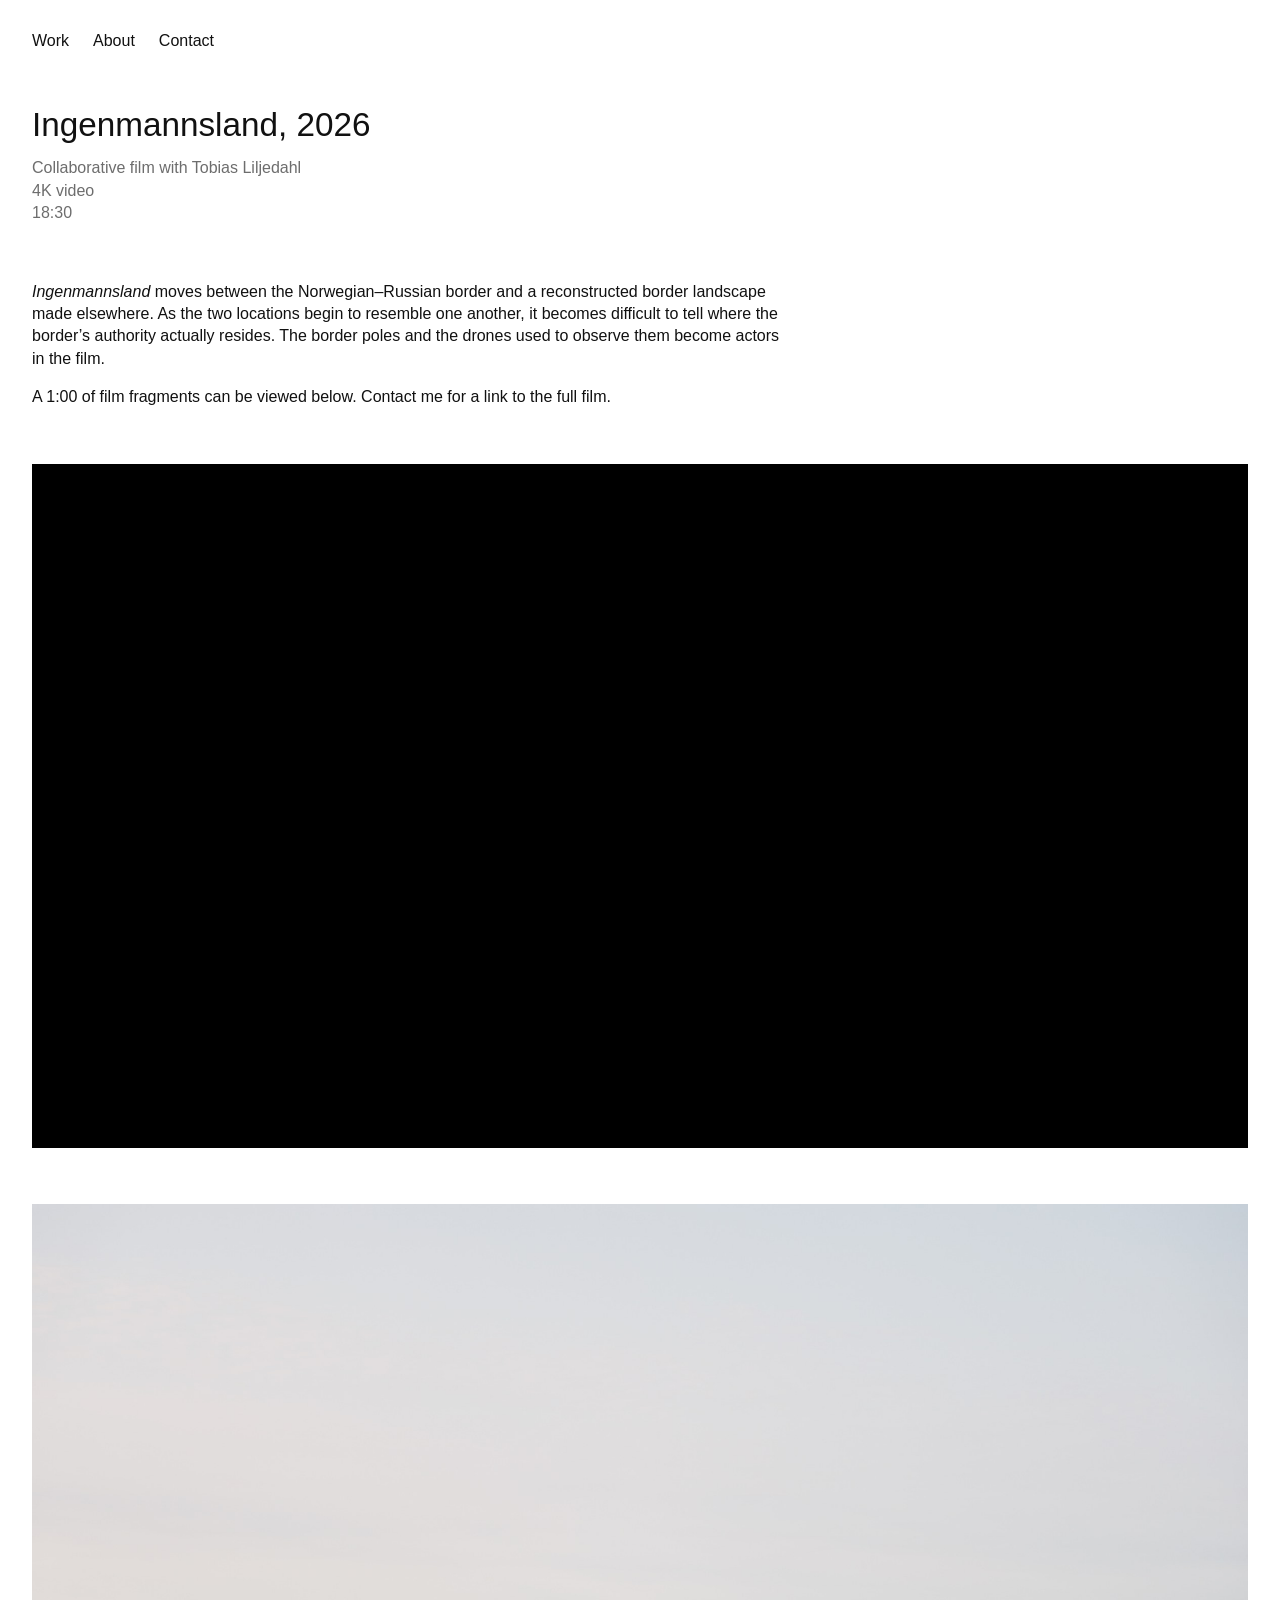
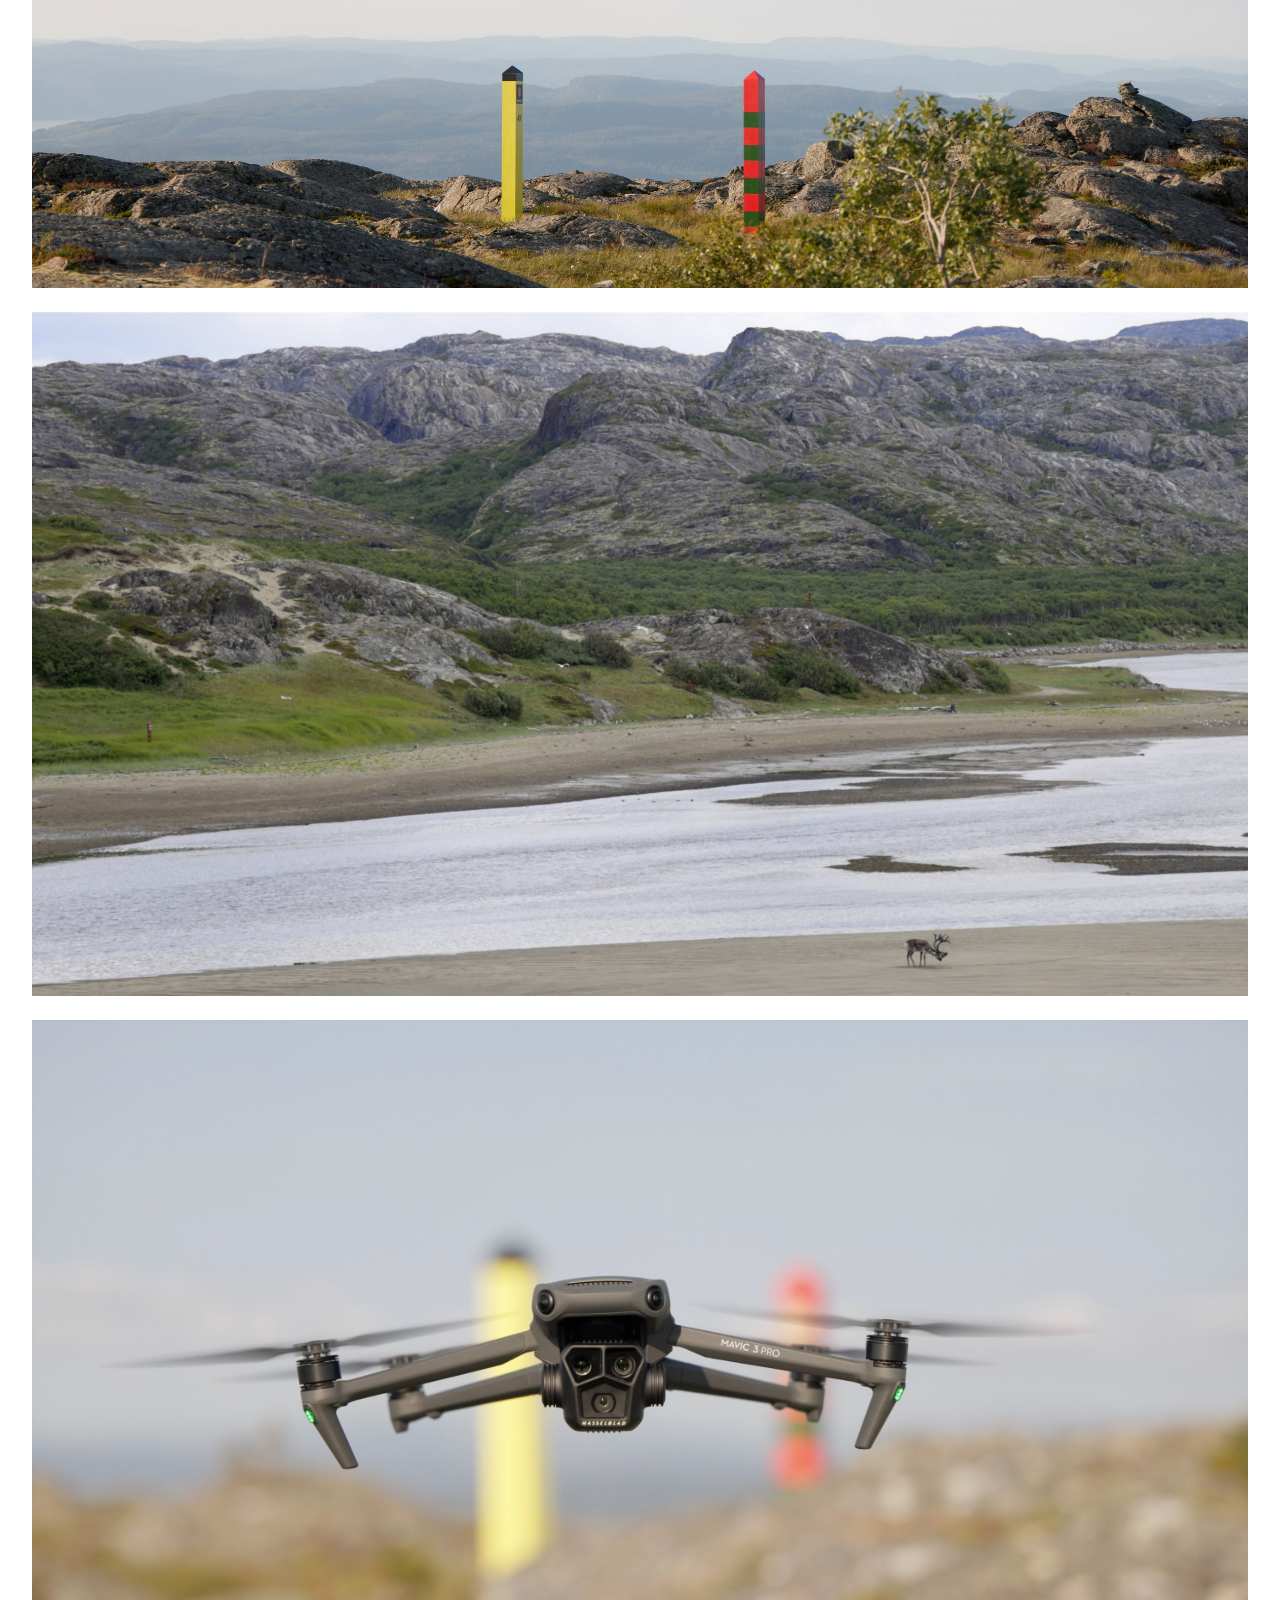
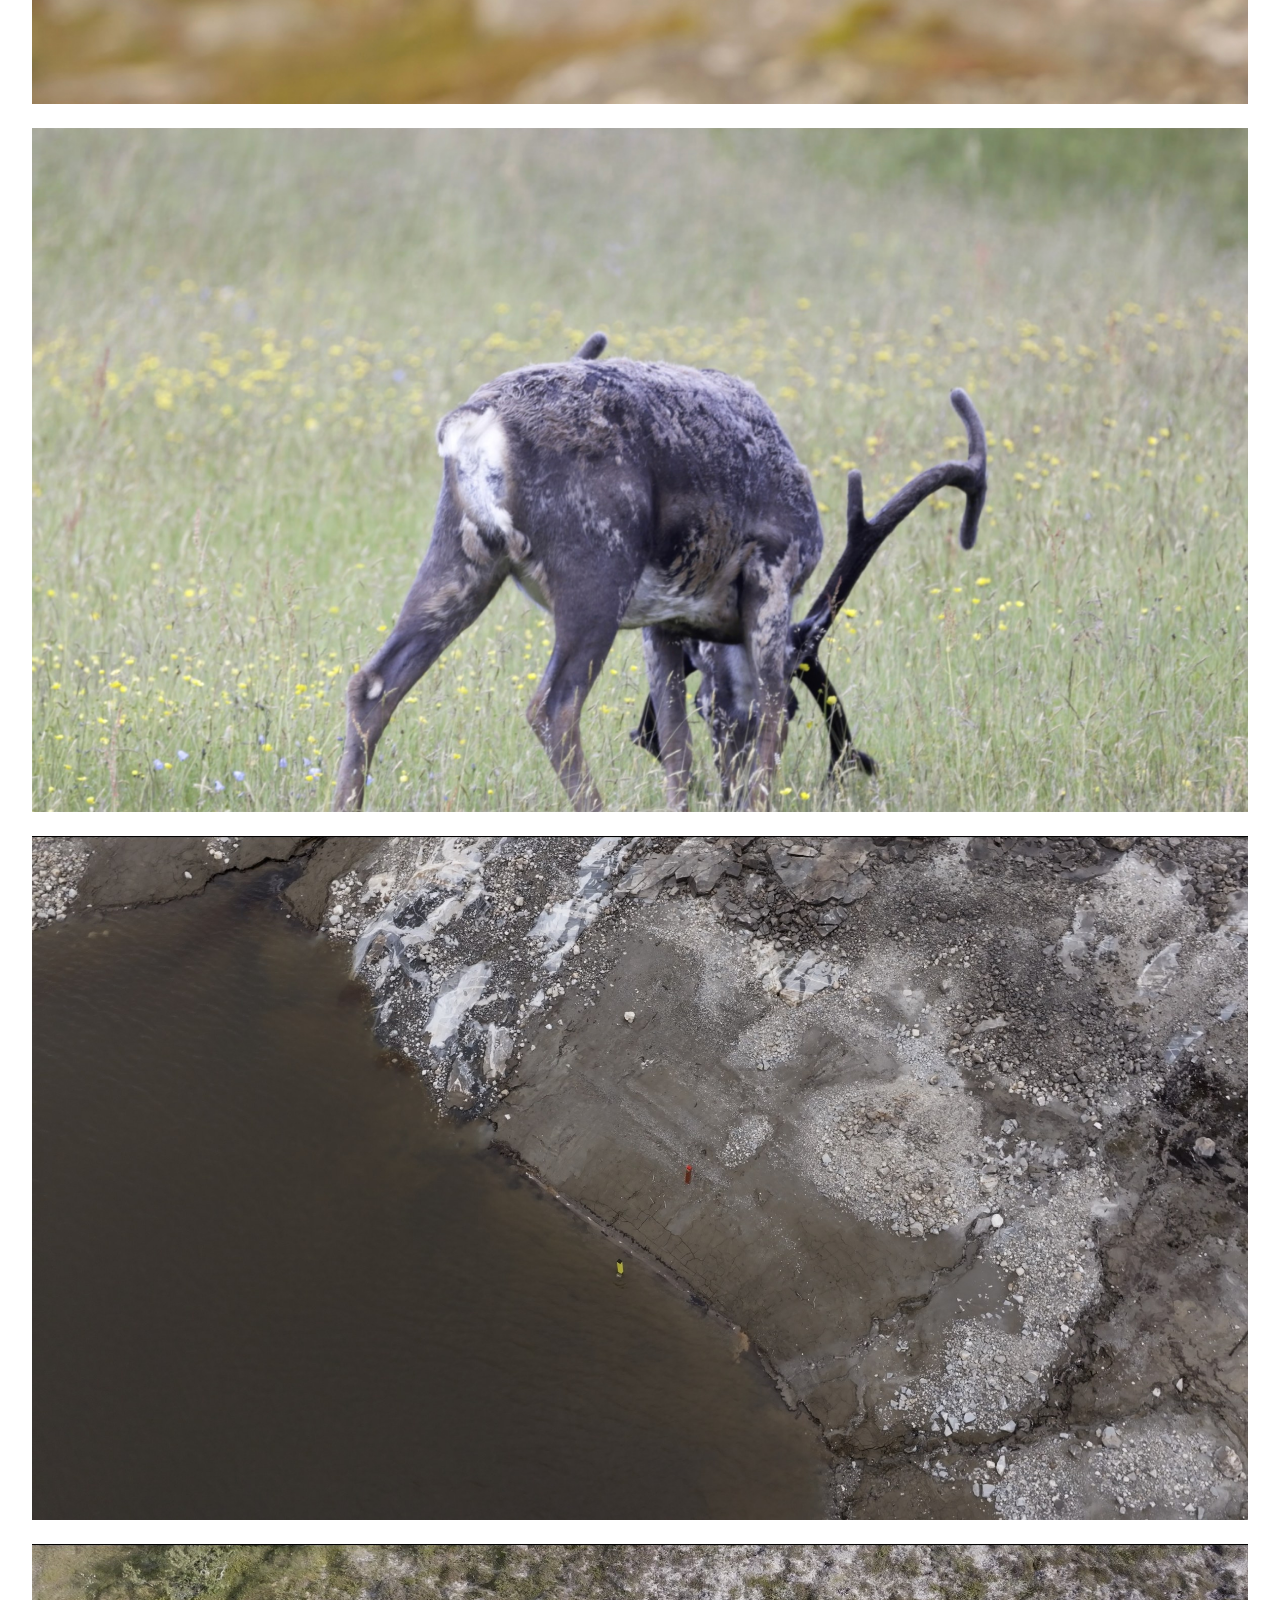
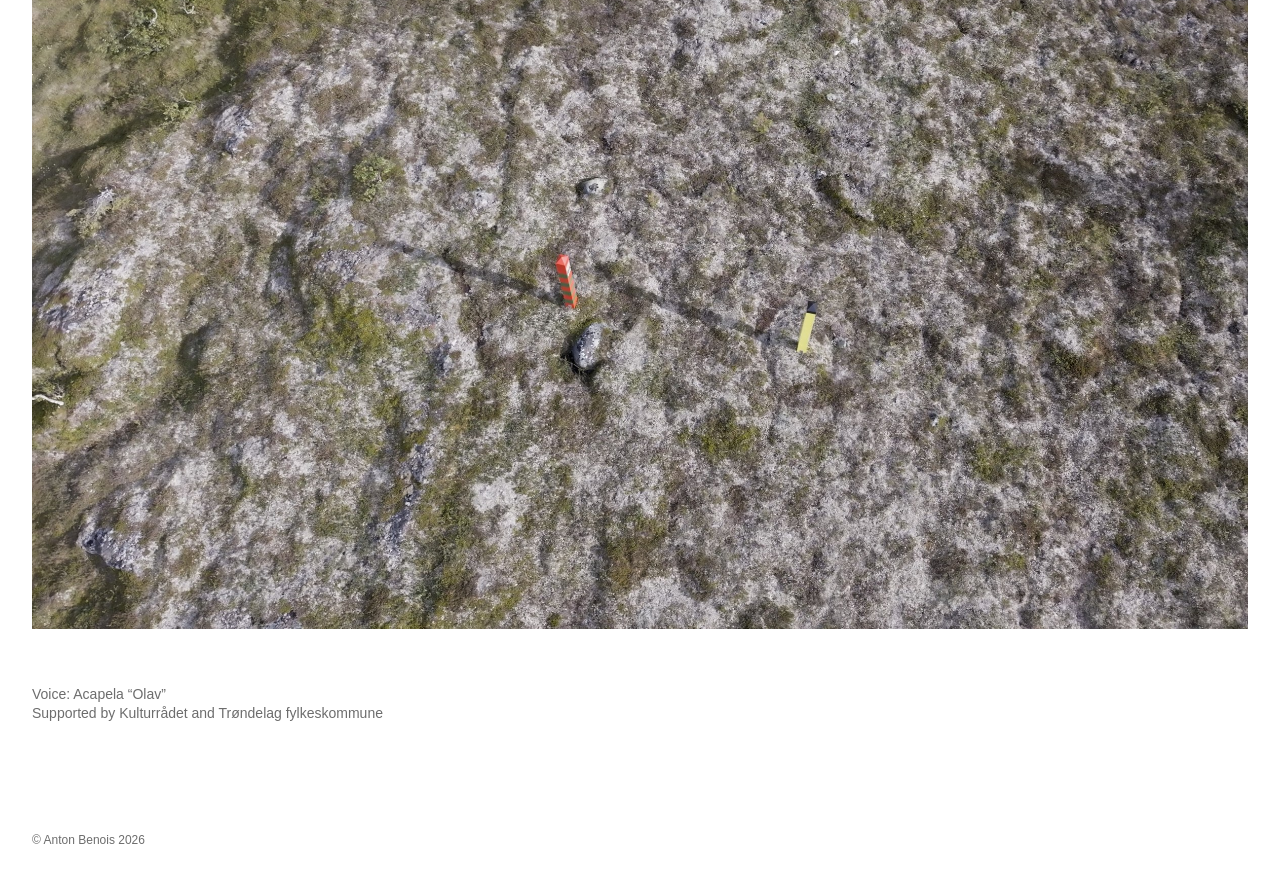
<file: ingenmannsland/index.html>
<!doctype html>
<html lang="en">
<head>
  <meta charset="utf-8">
  <meta name="viewport" content="width=device-width, initial-scale=1">
  <title>Ingenmannsland — Anton Benois</title>
  <meta name="description" content="Ingenmannsland, 2026. Film by Anton Benois and Tobias Liljedahl.">
  <link rel="stylesheet" href="../assets/css/site.css">
</head>
<body>
  <div class="site">
    <header class="site-header site-header--inner">
      <nav class="site-nav" aria-label="Main navigation">
        <a href="../index.html">Work</a>
        <a href="../bio/index.html">About</a>
        <a href="../contact/index.html">Contact</a>
      </nav>
    </header>

    <main class="project">
      <header class="project-header">
        <h1>Ingenmannsland, 2026</h1>
        <div class="project-meta">
          Collaborative film with Tobias Liljedahl<br>
          4K video<br>
          18:30
        </div>
      </header>

      <div class="project-copy">
        <p><em>Ingenmannsland</em> moves between the Norwegian–Russian border and a reconstructed border landscape made elsewhere. As the two locations begin to resemble one another, it becomes difficult to tell where the border’s authority actually resides. The border poles and the drones used to observe them become actors in the film.</p><p>A 1:00 of film fragments can be viewed below. Contact me for a link to the full film.</p>
      </div>

      <div class="video-embed">
        <iframe src="https://player.vimeo.com/video/1244837975?h=d4dbf0d94b&amp;title=0&amp;byline=0&amp;portrait=0" title="Ingenmannsland" allow="autoplay; fullscreen; picture-in-picture" allowfullscreen></iframe>
      </div>

      <section class="project-media" aria-label="Ingenmannsland stills">
        <figure>
          <img src="../assets/images/ingenmannsland/Ingen_1.jpeg" alt="Ingenmannsland film still">
        </figure>
        <figure>
          <img src="../assets/images/ingenmannsland/Ingen_2.jpg" alt="Ingenmannsland film still" loading="lazy">
        </figure>
        <figure>
          <img src="../assets/images/ingenmannsland/Ingen_3.jpg" alt="Ingenmannsland film still" loading="lazy">
        </figure>
        <figure>
          <img src="../assets/images/ingenmannsland/Ingen_4.jpg" alt="Ingenmannsland film still" loading="lazy">
        </figure>
        <figure>
          <img src="../assets/images/ingenmannsland/Ingen_5.jpeg" alt="Ingenmannsland film still" loading="lazy">
        </figure>
        <figure>
          <img src="../assets/images/ingenmannsland/Ingen_6.jpeg" alt="Ingenmannsland film still" loading="lazy">
        </figure>
      </section>

      <div class="project-credits">
        Voice: Acapela “Olav”<br>
        Supported by Kulturrådet and Trøndelag fylkeskommune
      </div>
    </main>
    <footer class="site-footer">
      © Anton Benois 2026
    </footer>

  </div>
</body>
</html>
</file>
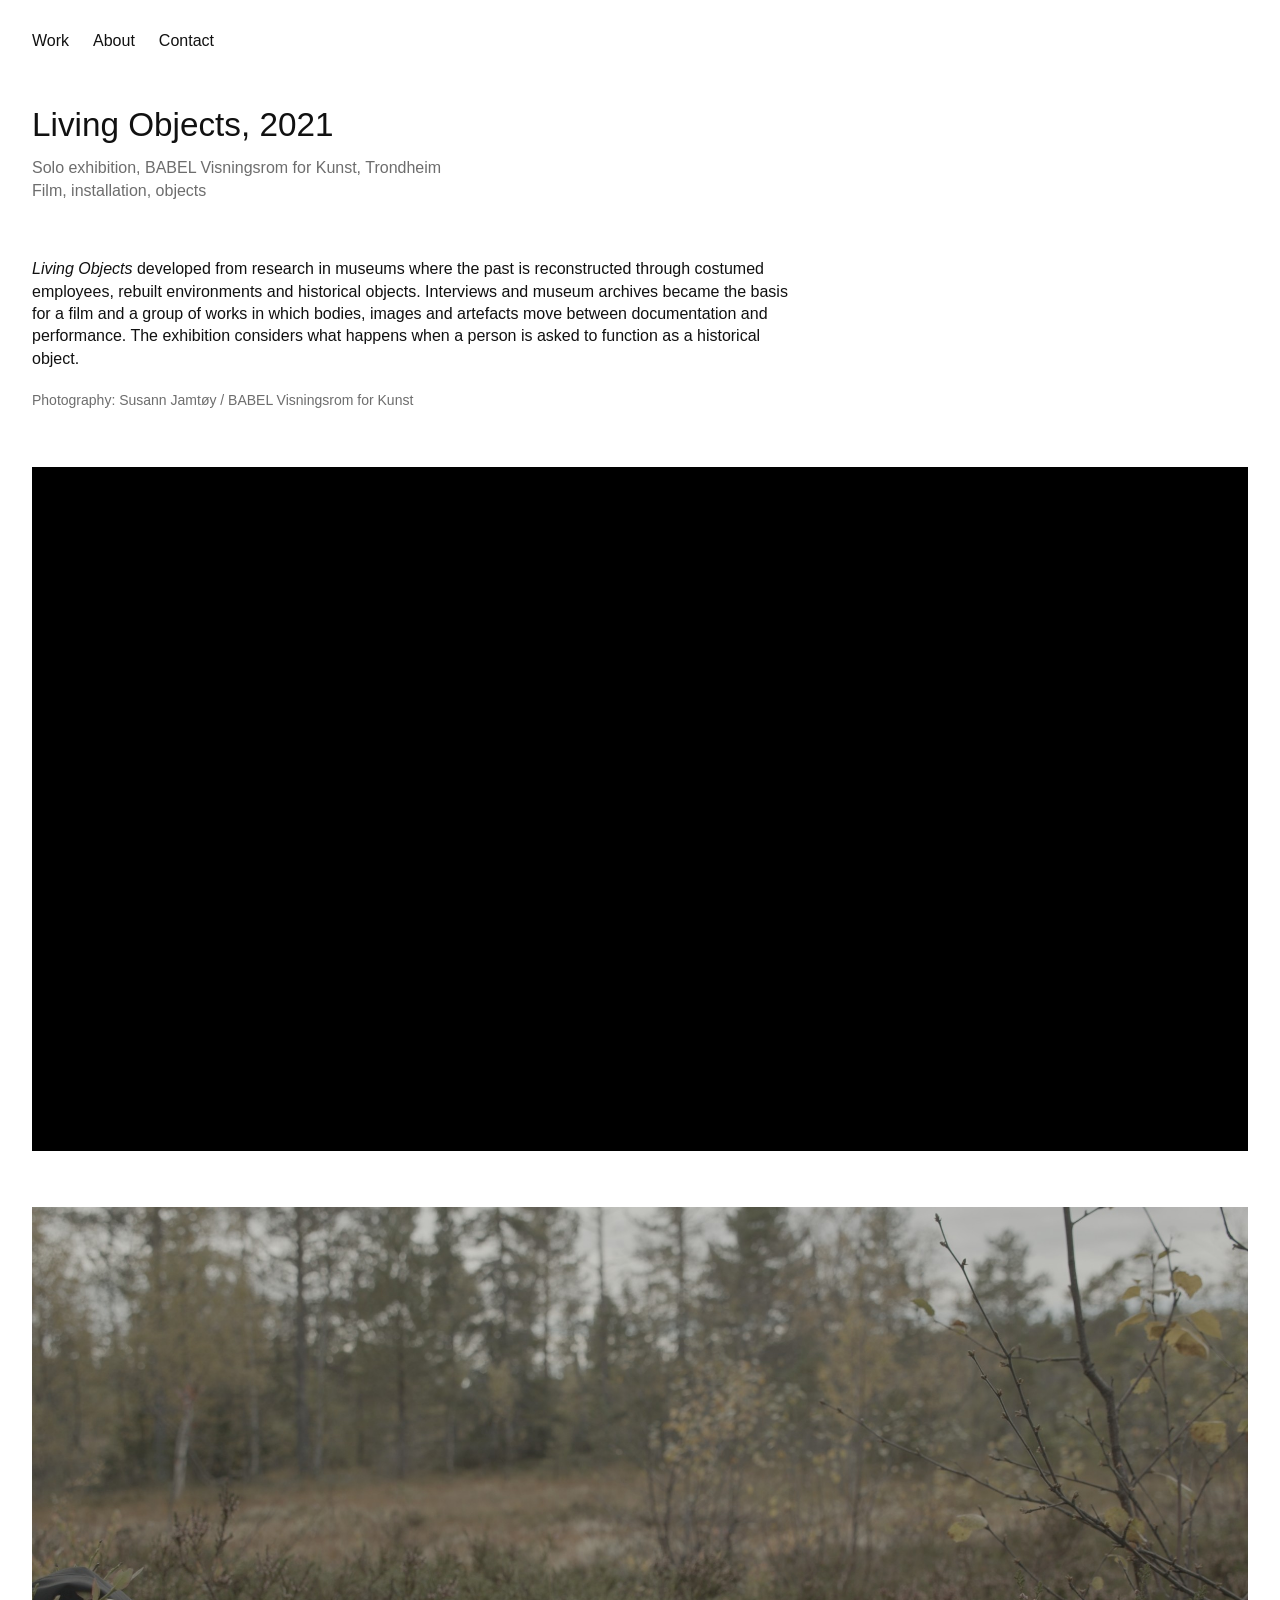
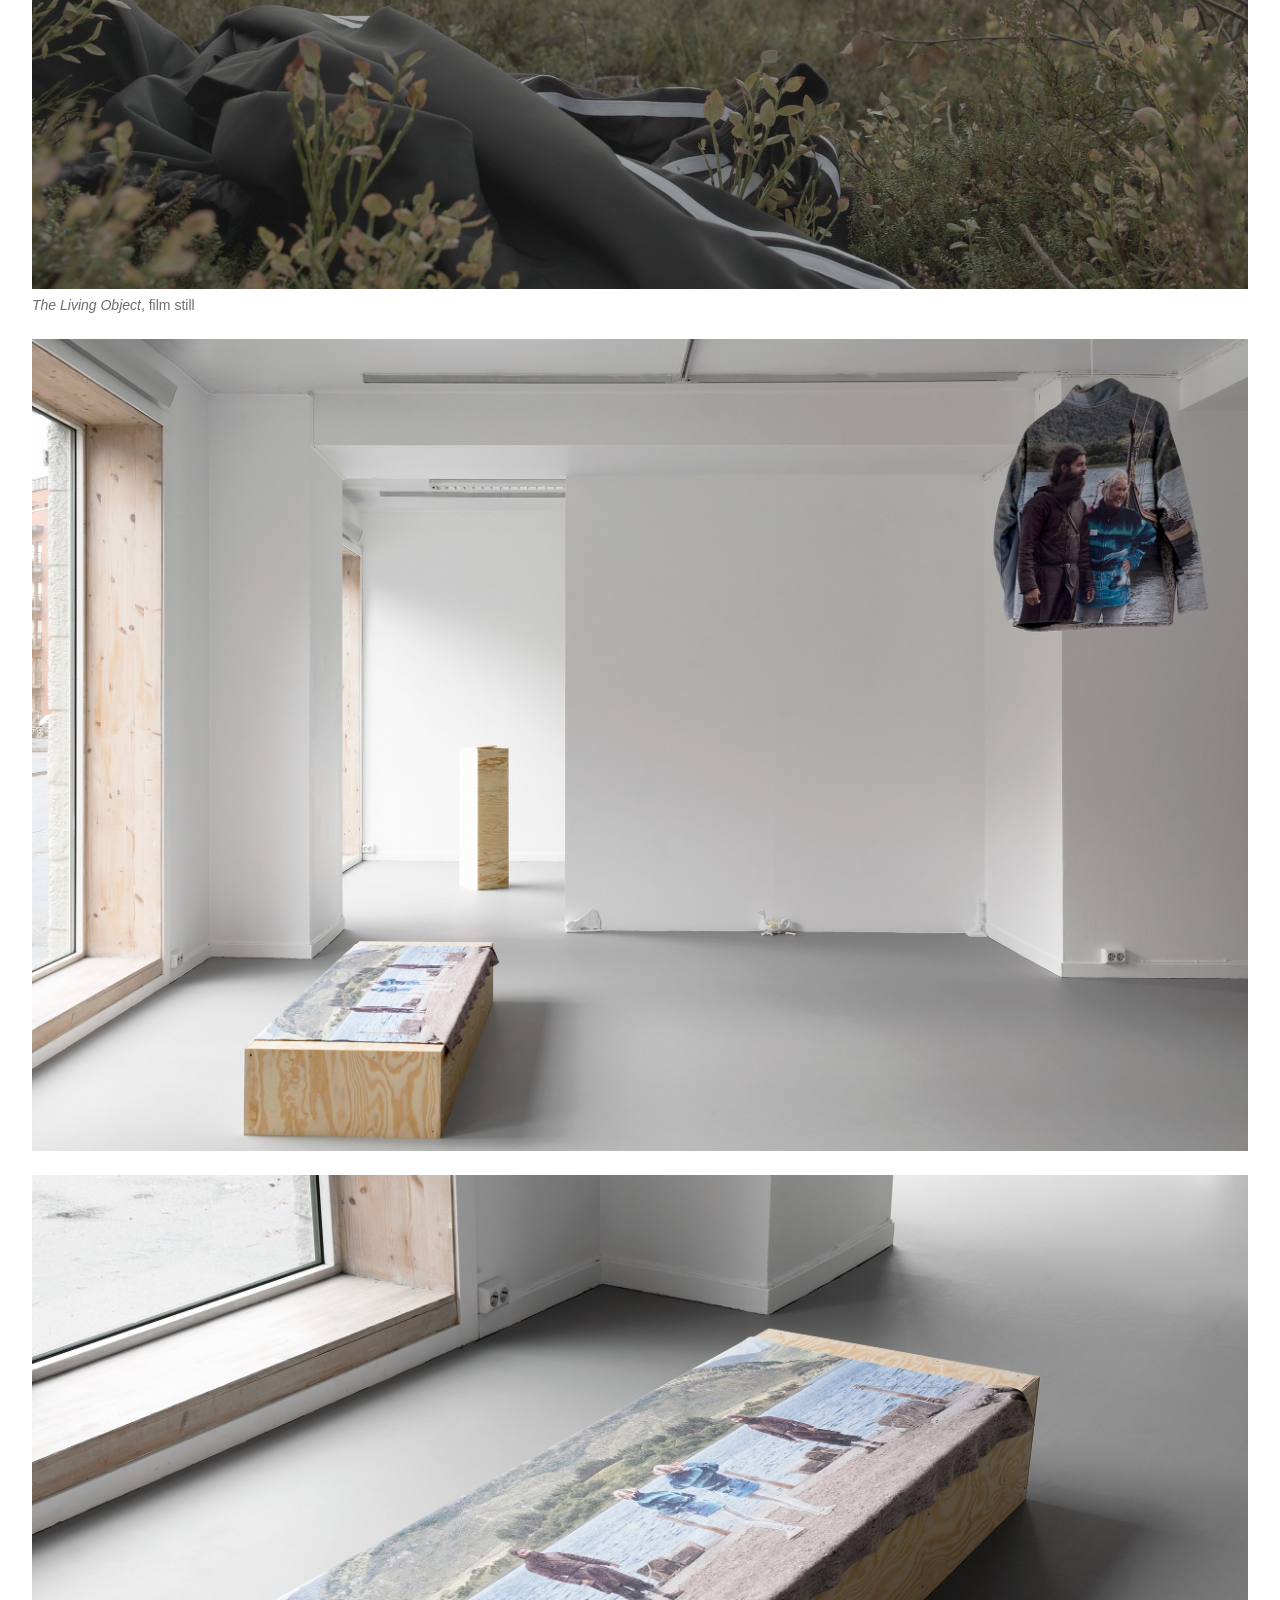
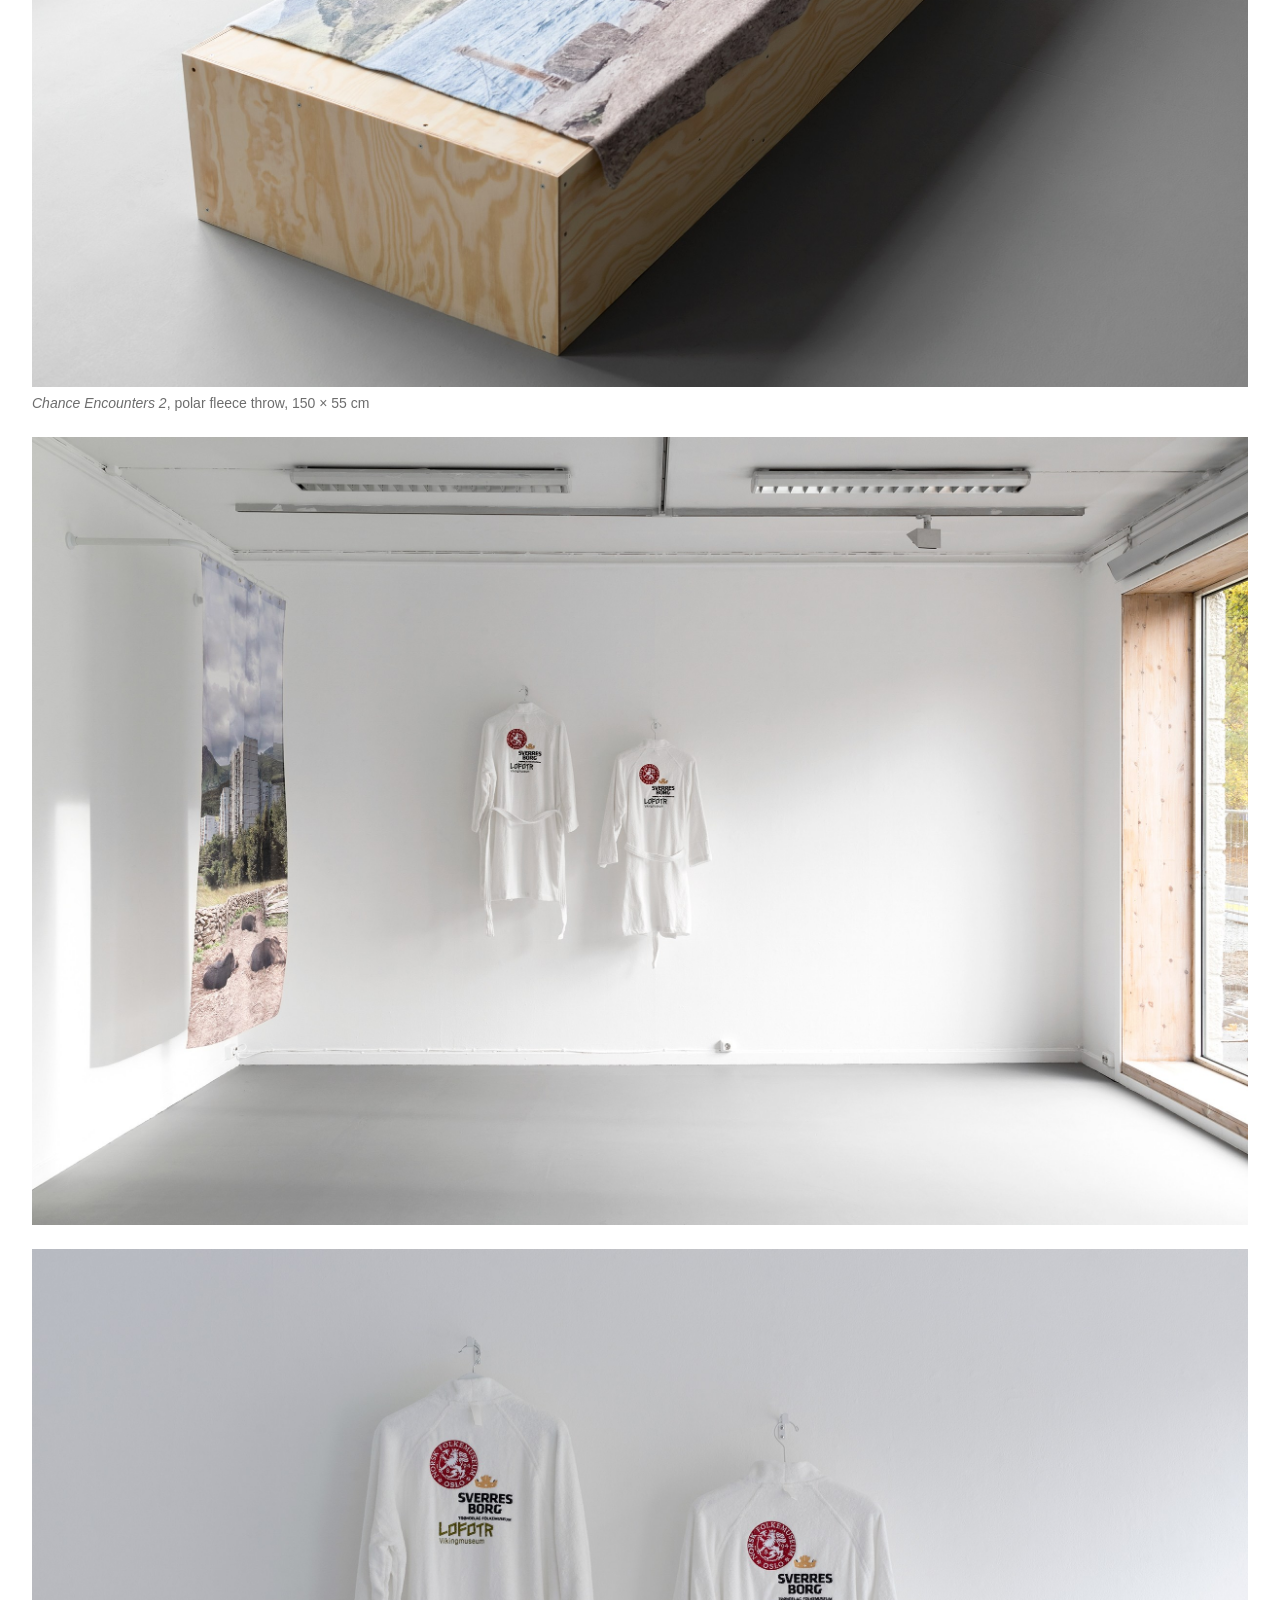
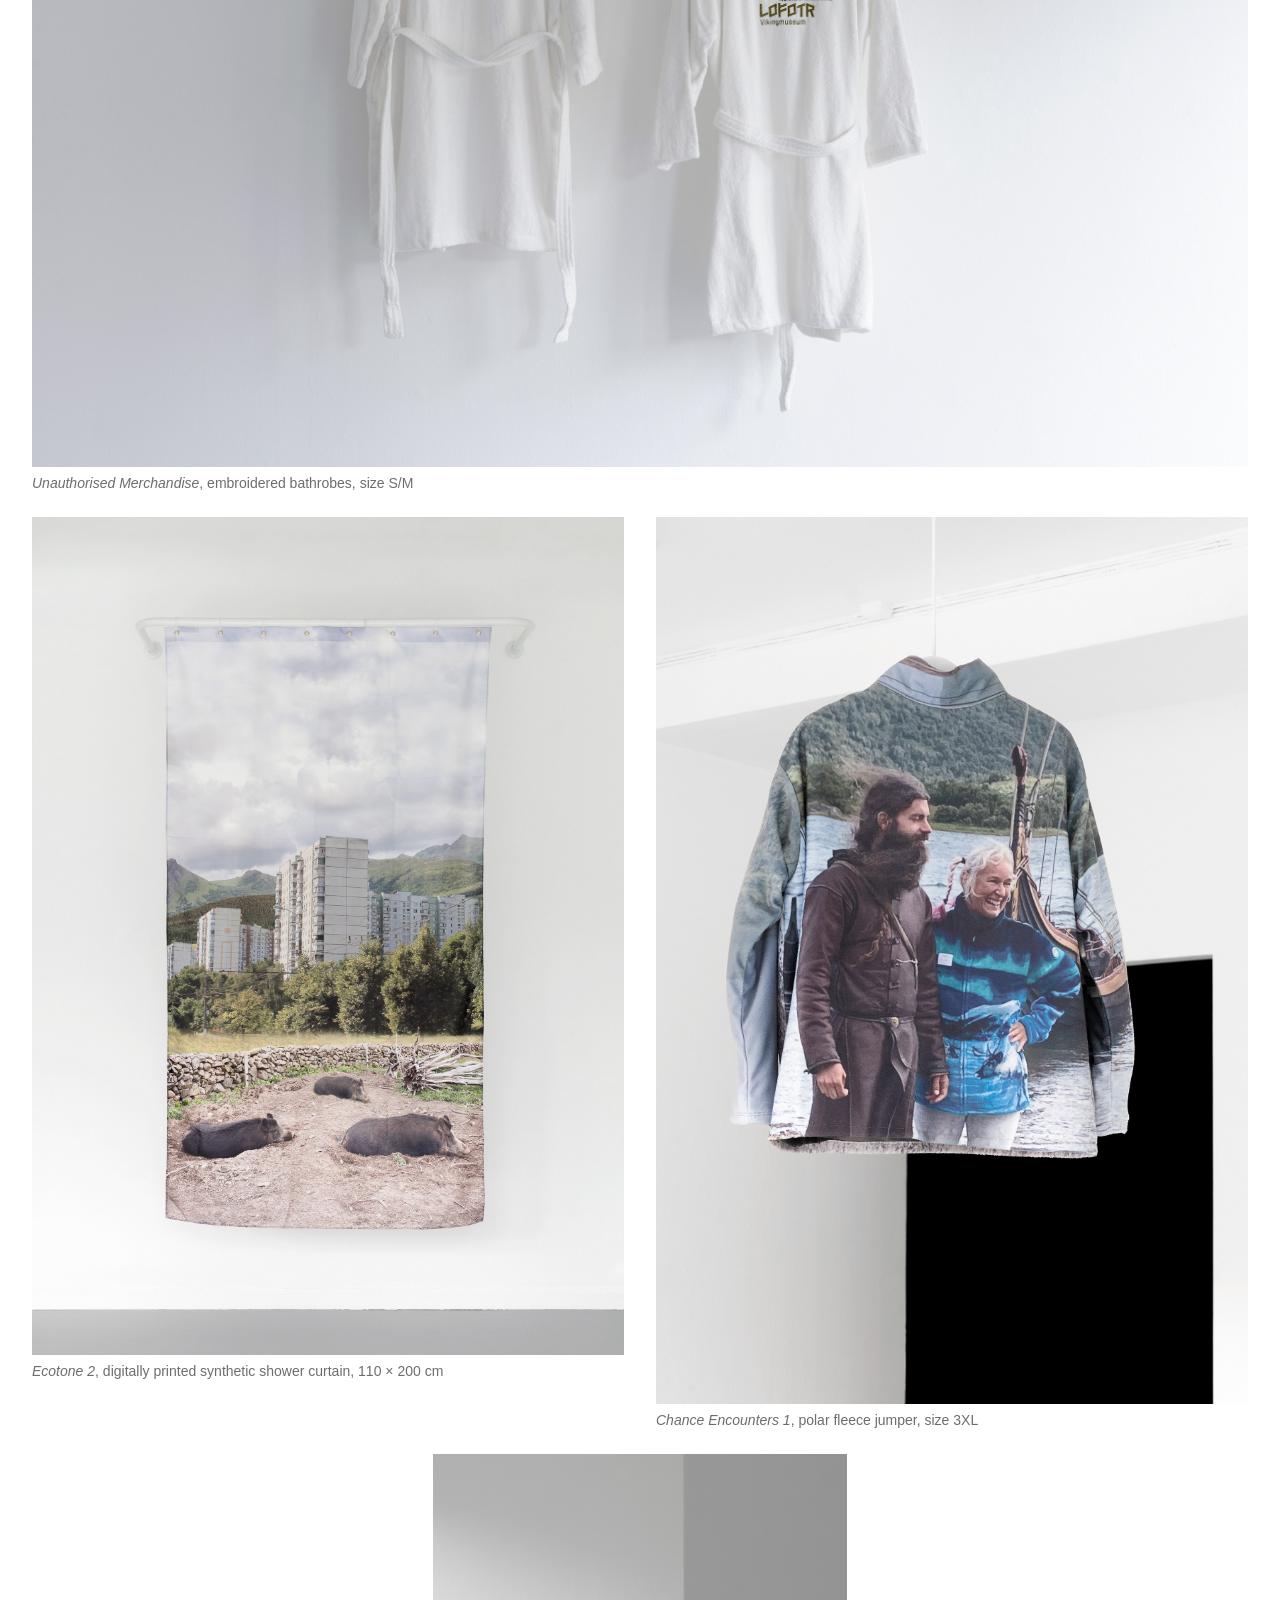
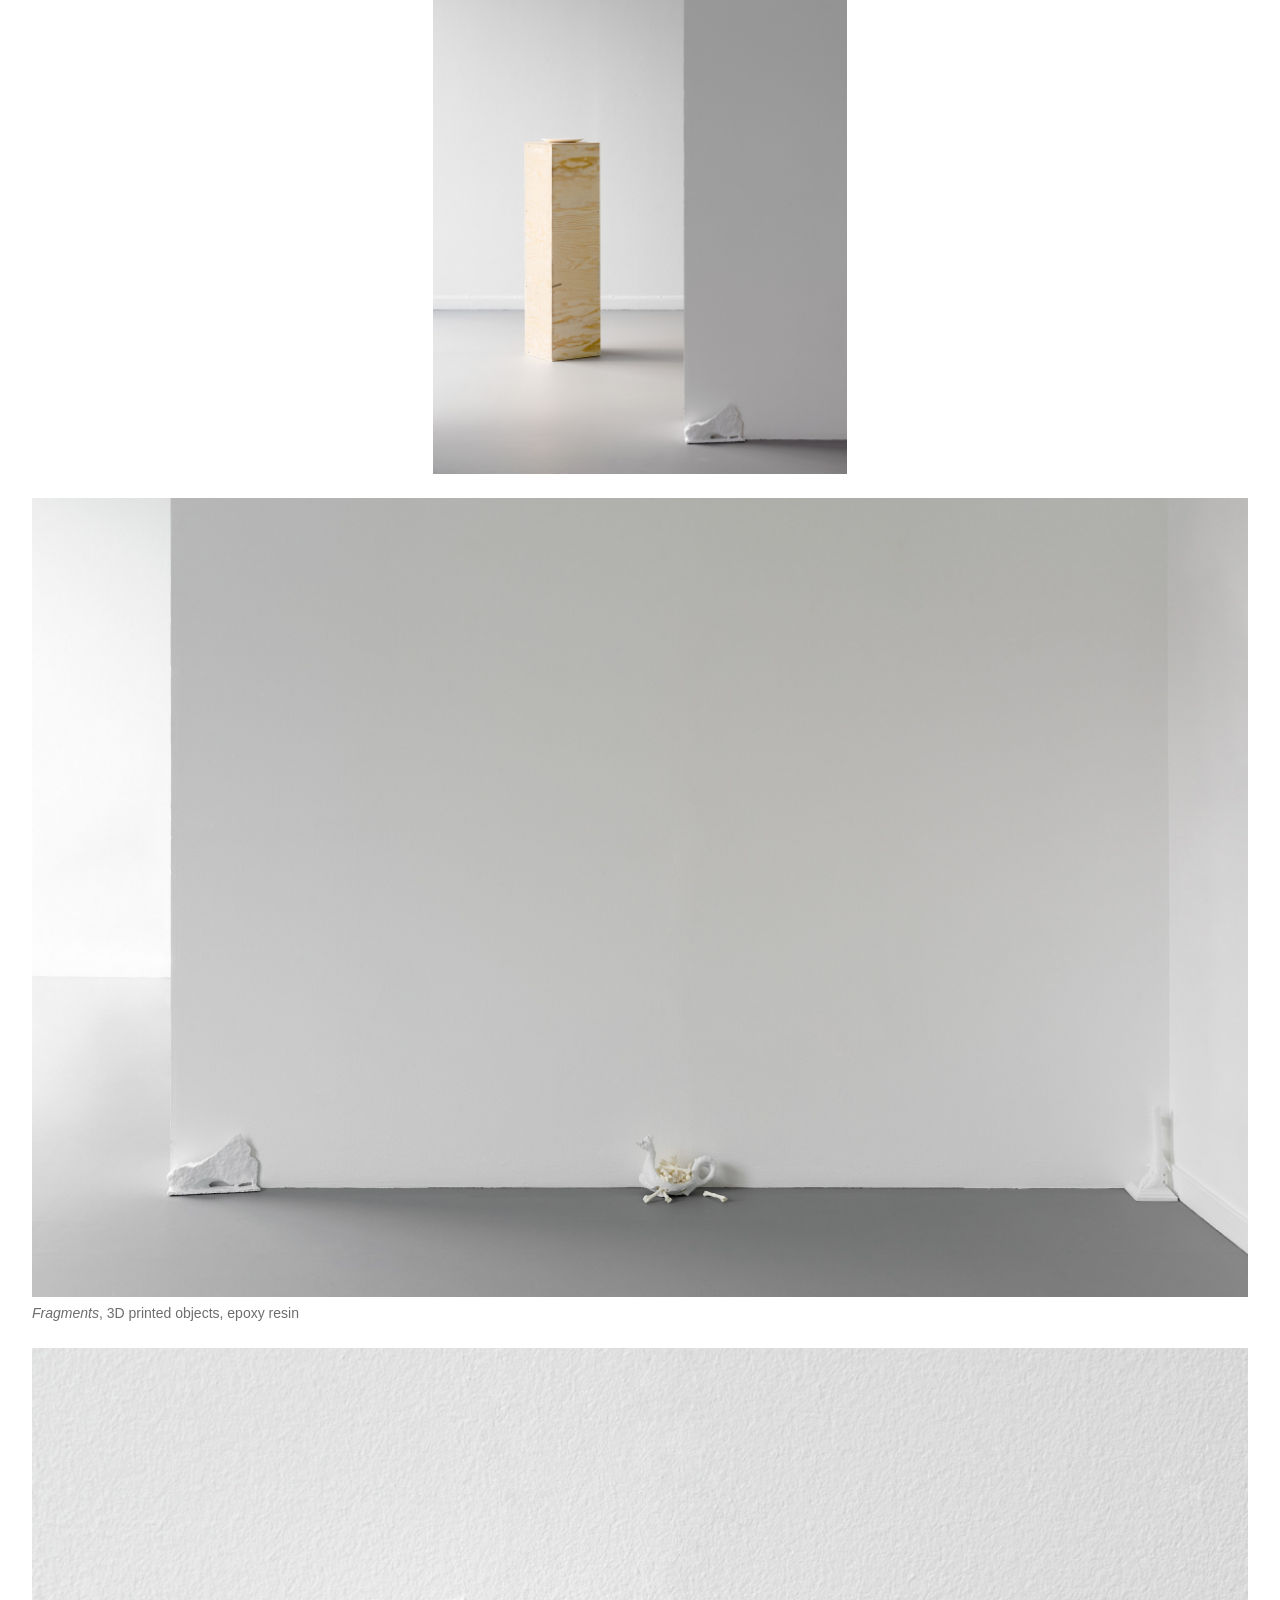
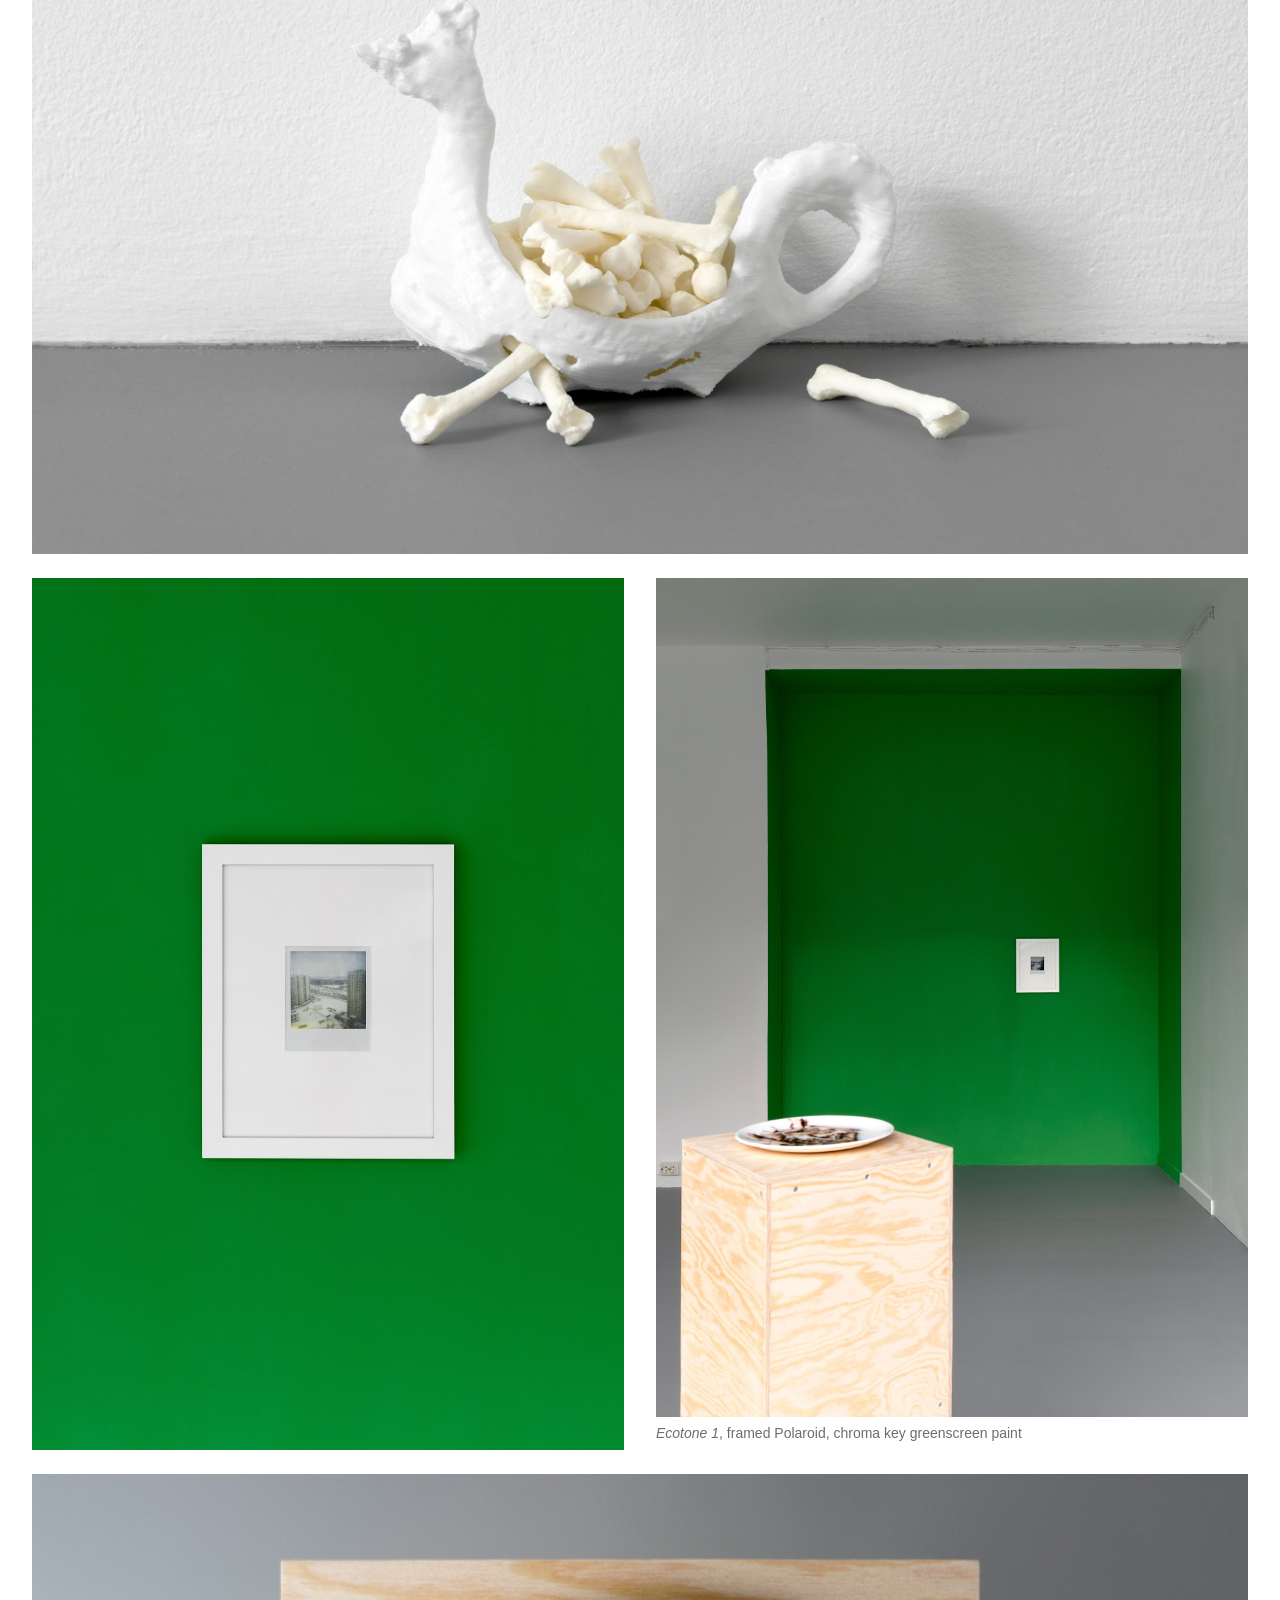
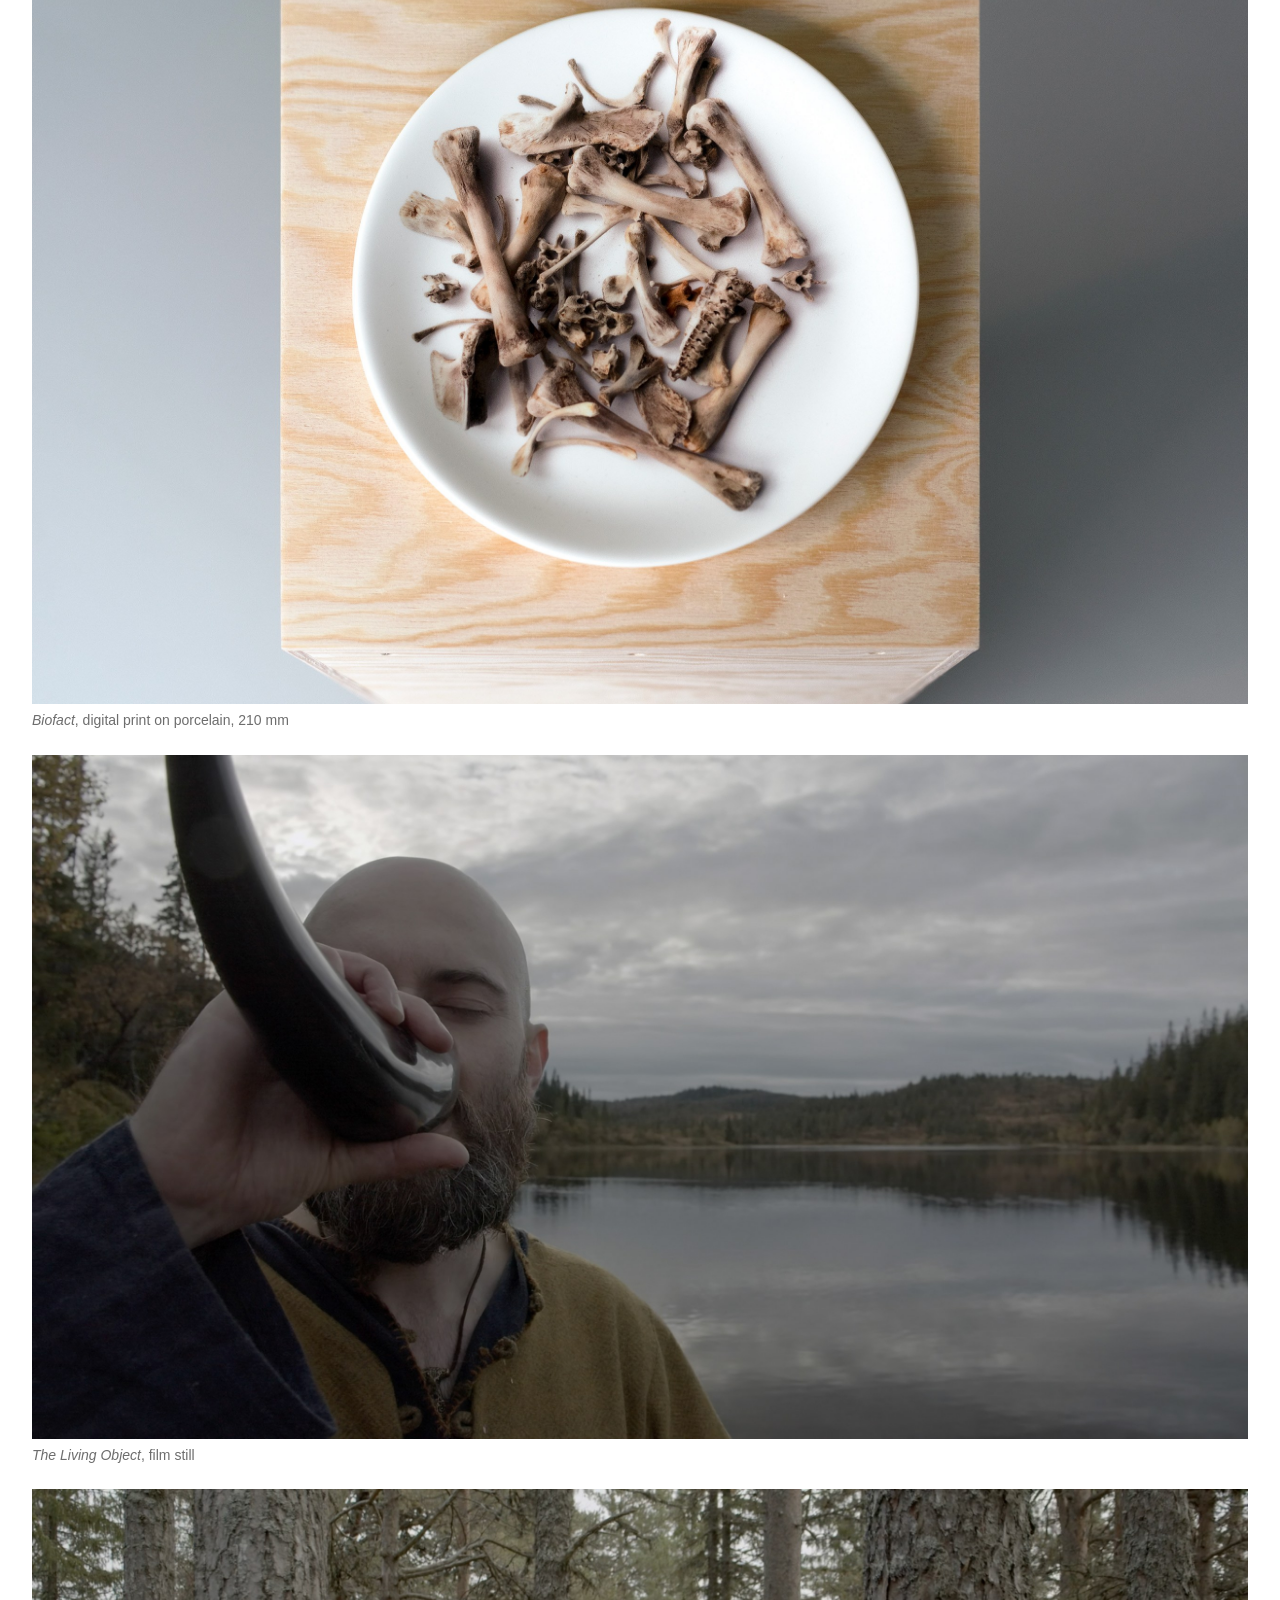
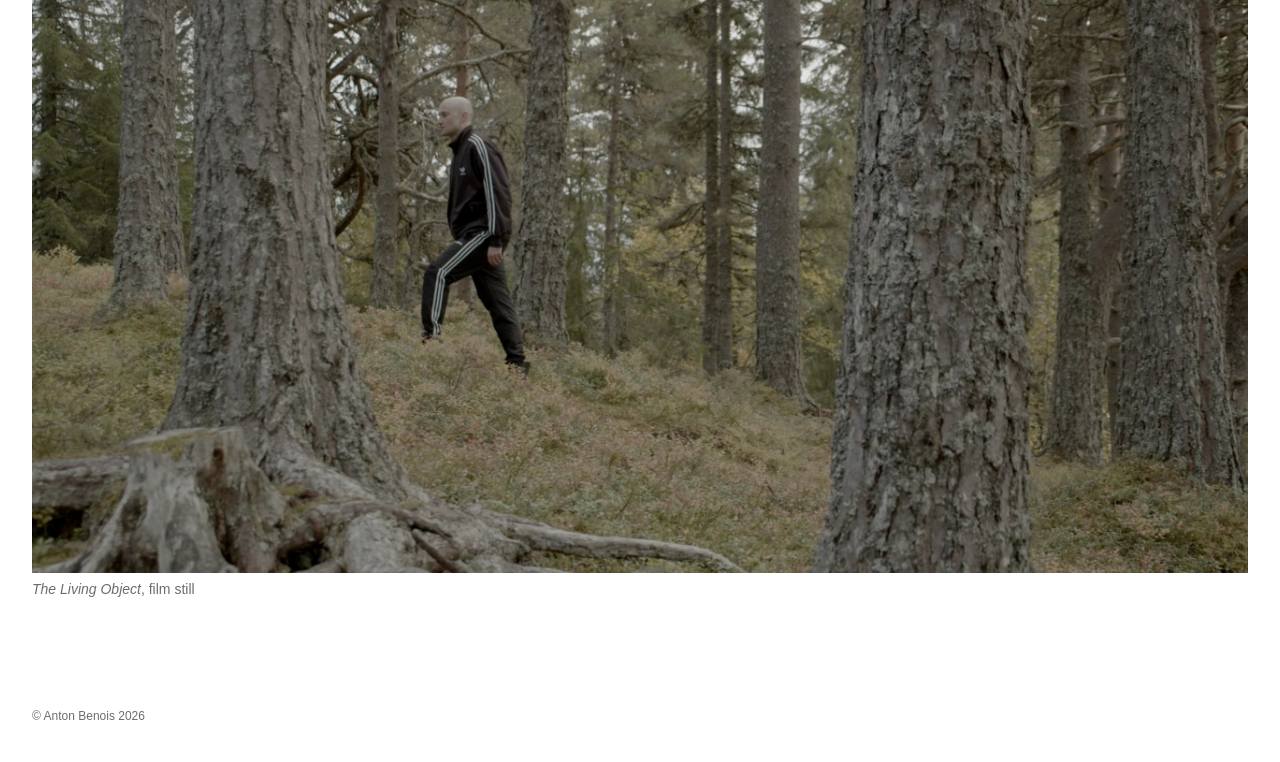
<file: living-objects/index.html>
<!doctype html>
<html lang="en">
<head>
  <meta charset="utf-8">
  <meta name="viewport" content="width=device-width, initial-scale=1">
  <title>Living Objects — Anton Benois</title>
  <meta name="description" content="Living Objects, 2021. Solo exhibition at BABEL Visningsrom for Kunst, Trondheim.">
  <link rel="stylesheet" href="../assets/css/site.css">
</head>
<body>
  <div class="site">
    <header class="site-header site-header--inner">
      <nav class="site-nav" aria-label="Main navigation">
        <a href="../index.html">Work</a>
        <a href="../bio/index.html">About</a>
        <a href="../contact/index.html">Contact</a>
      </nav>
    </header>

    <main class="project">
      <header class="project-header">
        <h1>Living Objects, 2021</h1>
        <div class="project-meta">
          Solo exhibition, BABEL Visningsrom for Kunst, Trondheim<br>
          Film, installation, objects
        </div>
      </header>

      <div class="project-copy">
        <p><em>Living Objects</em> developed from research in museums where the past is reconstructed through costumed employees, rebuilt environments and historical objects. Interviews and museum archives became the basis for a film and a group of works in which bodies, images and artefacts move between documentation and performance. The exhibition considers what happens when a person is asked to function as a historical object.</p>
        <p class="project-credit">Photography: Susann Jamtøy / BABEL Visningsrom for Kunst</p>
      </div>

      <div class="video-embed">
        <iframe src="https://player.vimeo.com/video/631227533?title=0&amp;byline=0&amp;portrait=0" title="The Living Object" allow="autoplay; fullscreen; picture-in-picture" allowfullscreen></iframe>
      </div>

      <section class="project-media" aria-label="Living Objects documentation">
        <figure>
          <img src="../assets/images/living objects/Anton_Benois_01_web.jpg" alt="The Living Object, film still">
          <figcaption><em>The Living Object</em>, film still</figcaption>
        </figure>
        <figure><img src="../assets/images/living objects/Anton_Benois_8.jpg" alt="Living Objects installation view" loading="lazy"></figure>
        <figure>
          <img src="../assets/images/living objects/Anton_Benois_2.jpg" alt="Chance Encounters 2" loading="lazy">
          <figcaption><em>Chance Encounters 2</em>, polar fleece throw, 150 × 55 cm</figcaption>
        </figure>
        <figure><img src="../assets/images/living objects/Anton_Benois_7.jpg" alt="Living Objects installation view" loading="lazy"></figure>
        <figure>
          <img src="../assets/images/living objects/Anton_Benois_11.jpg" alt="Unauthorised Merchandise" loading="lazy">
          <figcaption><em>Unauthorised Merchandise</em>, embroidered bathrobes, size S/M</figcaption>
        </figure>
        <div class="portrait-pair">
          <figure>
            <img src="../assets/images/living objects/Anton_Benois_1.jpg" alt="Ecotone 2" loading="lazy">
            <figcaption><em>Ecotone 2</em>, digitally printed synthetic shower curtain, 110 × 200 cm</figcaption>
          </figure>
          <figure>
            <img src="../assets/images/living objects/Anton_Benois_3.jpg" alt="Chance Encounters 1" loading="lazy">
            <figcaption><em>Chance Encounters 1</em>, polar fleece jumper, size 3XL</figcaption>
          </figure>
        </div>
        <figure class="portrait-single"><img src="../assets/images/living objects/Anton_Benois_5.jpg" alt="Living Objects installation view" loading="lazy"></figure>
        <figure>
          <img src="../assets/images/living objects/Anton_Benois_9.jpg" alt="Fragments" loading="lazy">
          <figcaption><em>Fragments</em>, 3D printed objects, epoxy resin</figcaption>
        </figure>
        <figure><img src="../assets/images/living objects/Anton_Benois_10.jpg" alt="Living Objects installation view" loading="lazy"></figure>
        <div class="portrait-pair">
          <figure><img src="../assets/images/living objects/Anton_Benois_4.jpg" alt="Living Objects installation view" loading="lazy"></figure>
          <figure>
            <img src="../assets/images/living objects/Anton_Benois_6.jpg" alt="Ecotone 1" loading="lazy">
            <figcaption><em>Ecotone 1</em>, framed Polaroid, chroma key greenscreen paint</figcaption>
          </figure>
        </div>
        <figure>
          <img src="../assets/images/living objects/Anton_Benois_12.jpg" alt="Biofact" loading="lazy">
          <figcaption><em>Biofact</em>, digital print on porcelain, 210 mm</figcaption>
        </figure>
        <figure><img src="../assets/images/living objects/Anton_Benois_13.jpg" alt="The Living Object, film still" loading="lazy"><figcaption><em>The Living Object</em>, film still</figcaption></figure>
        <figure><img src="../assets/images/living objects/Anton_Benois_14.jpg" alt="The Living Object, film still" loading="lazy"><figcaption><em>The Living Object</em>, film still</figcaption></figure>
      </section>
    </main>
    <footer class="site-footer">
      © Anton Benois 2026
    </footer>

  </div>
</body>
</html>
</file>
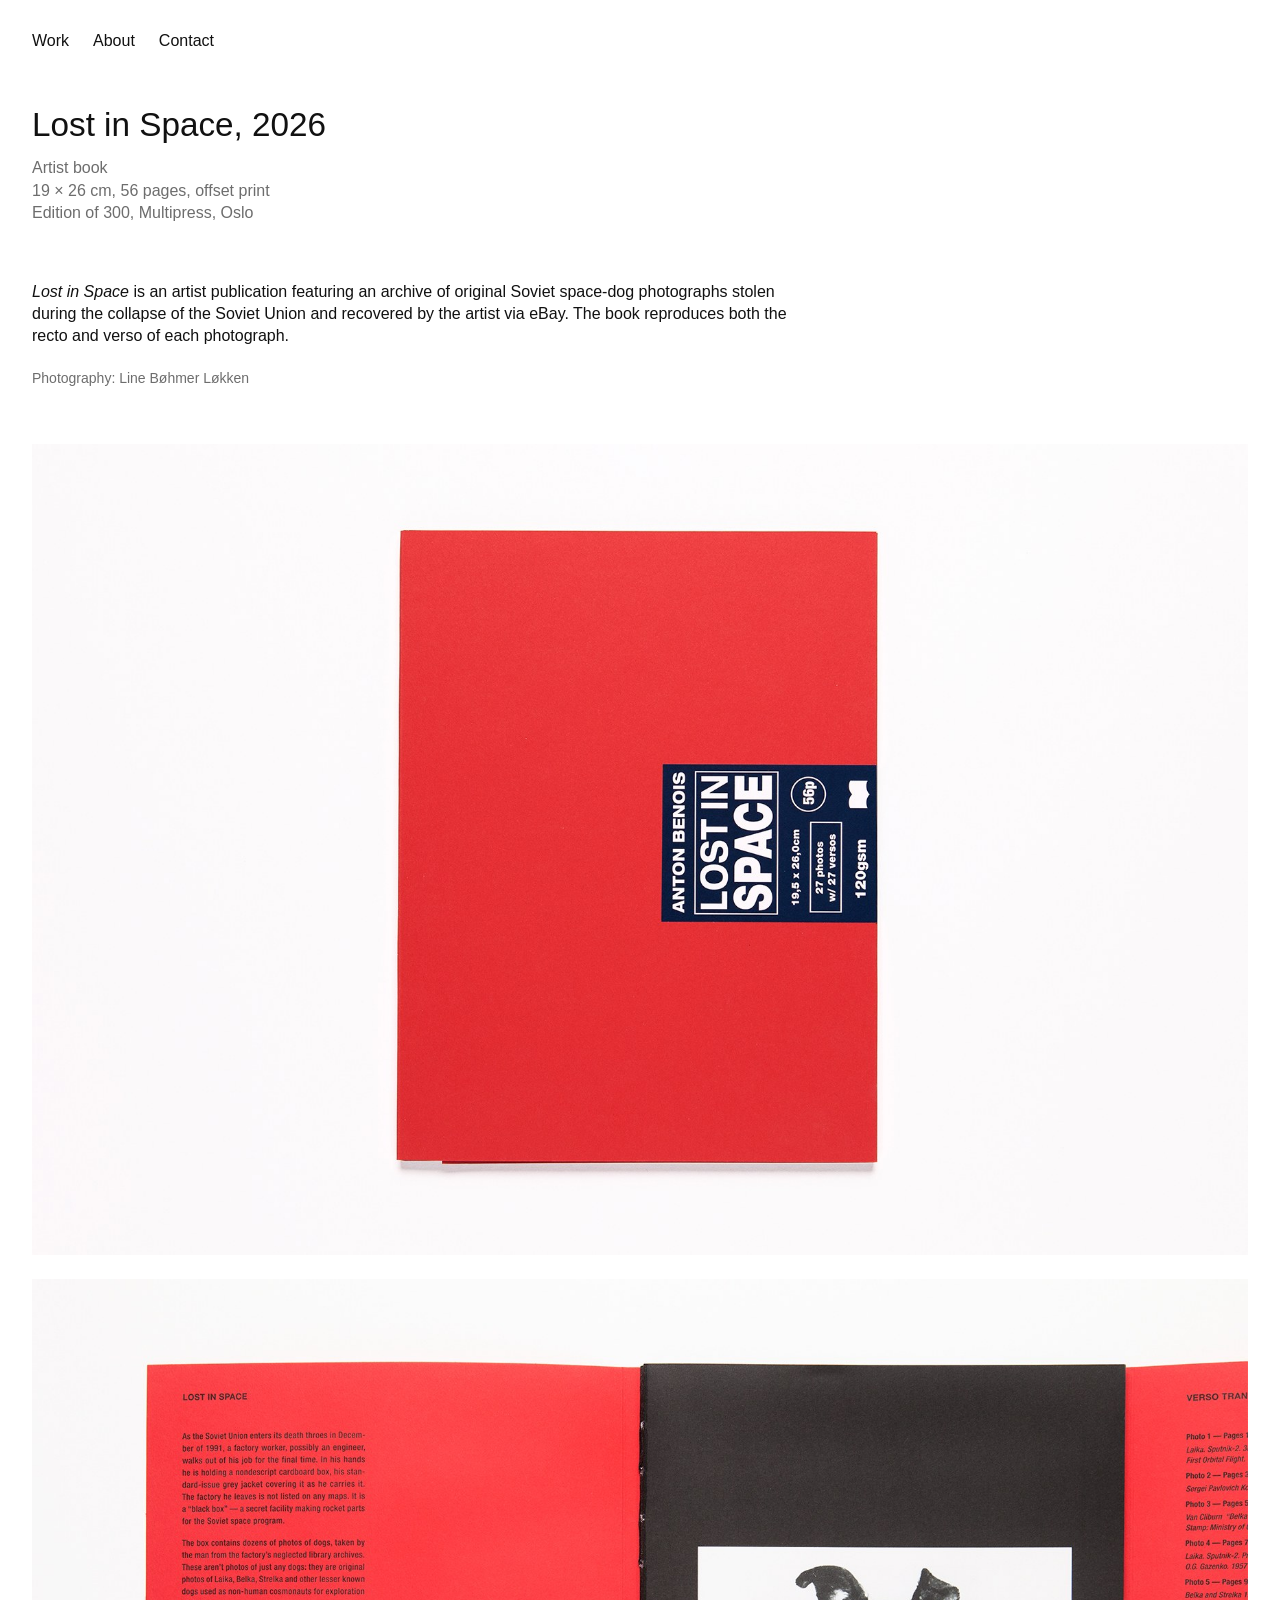
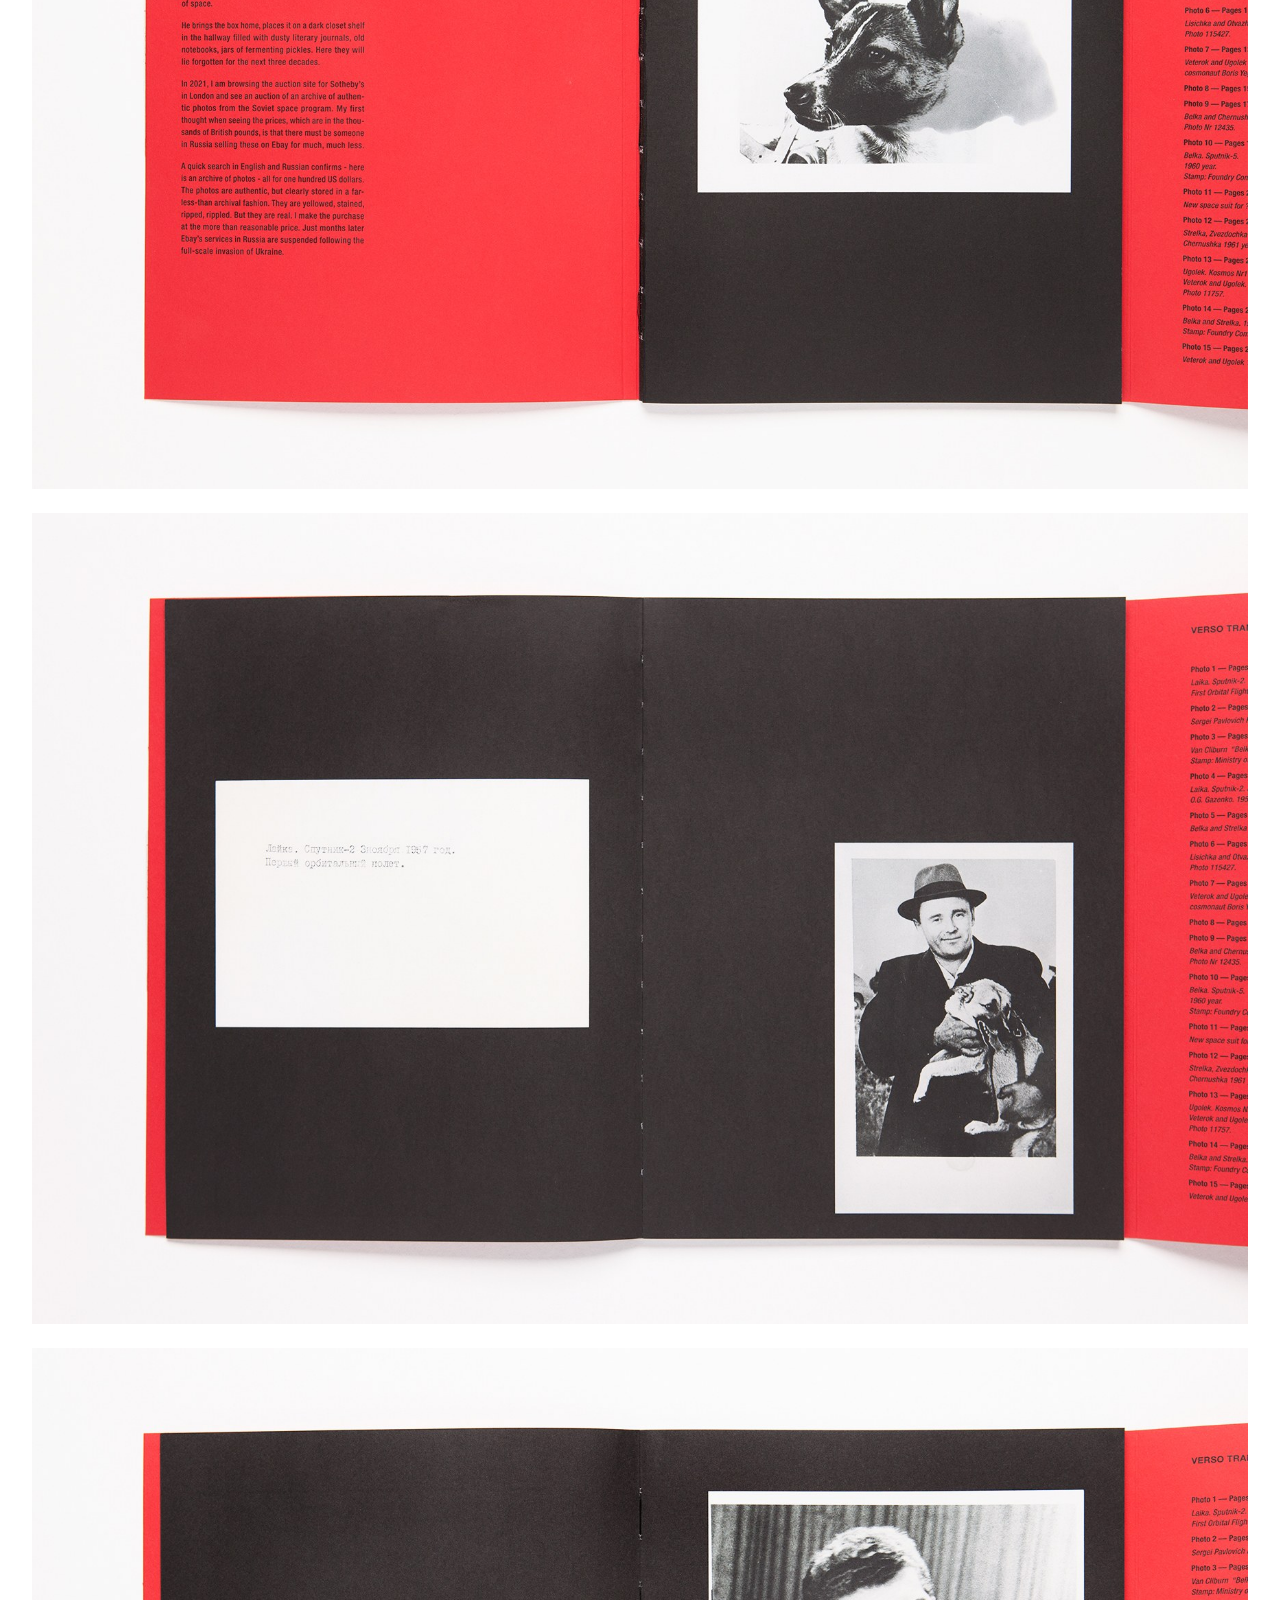
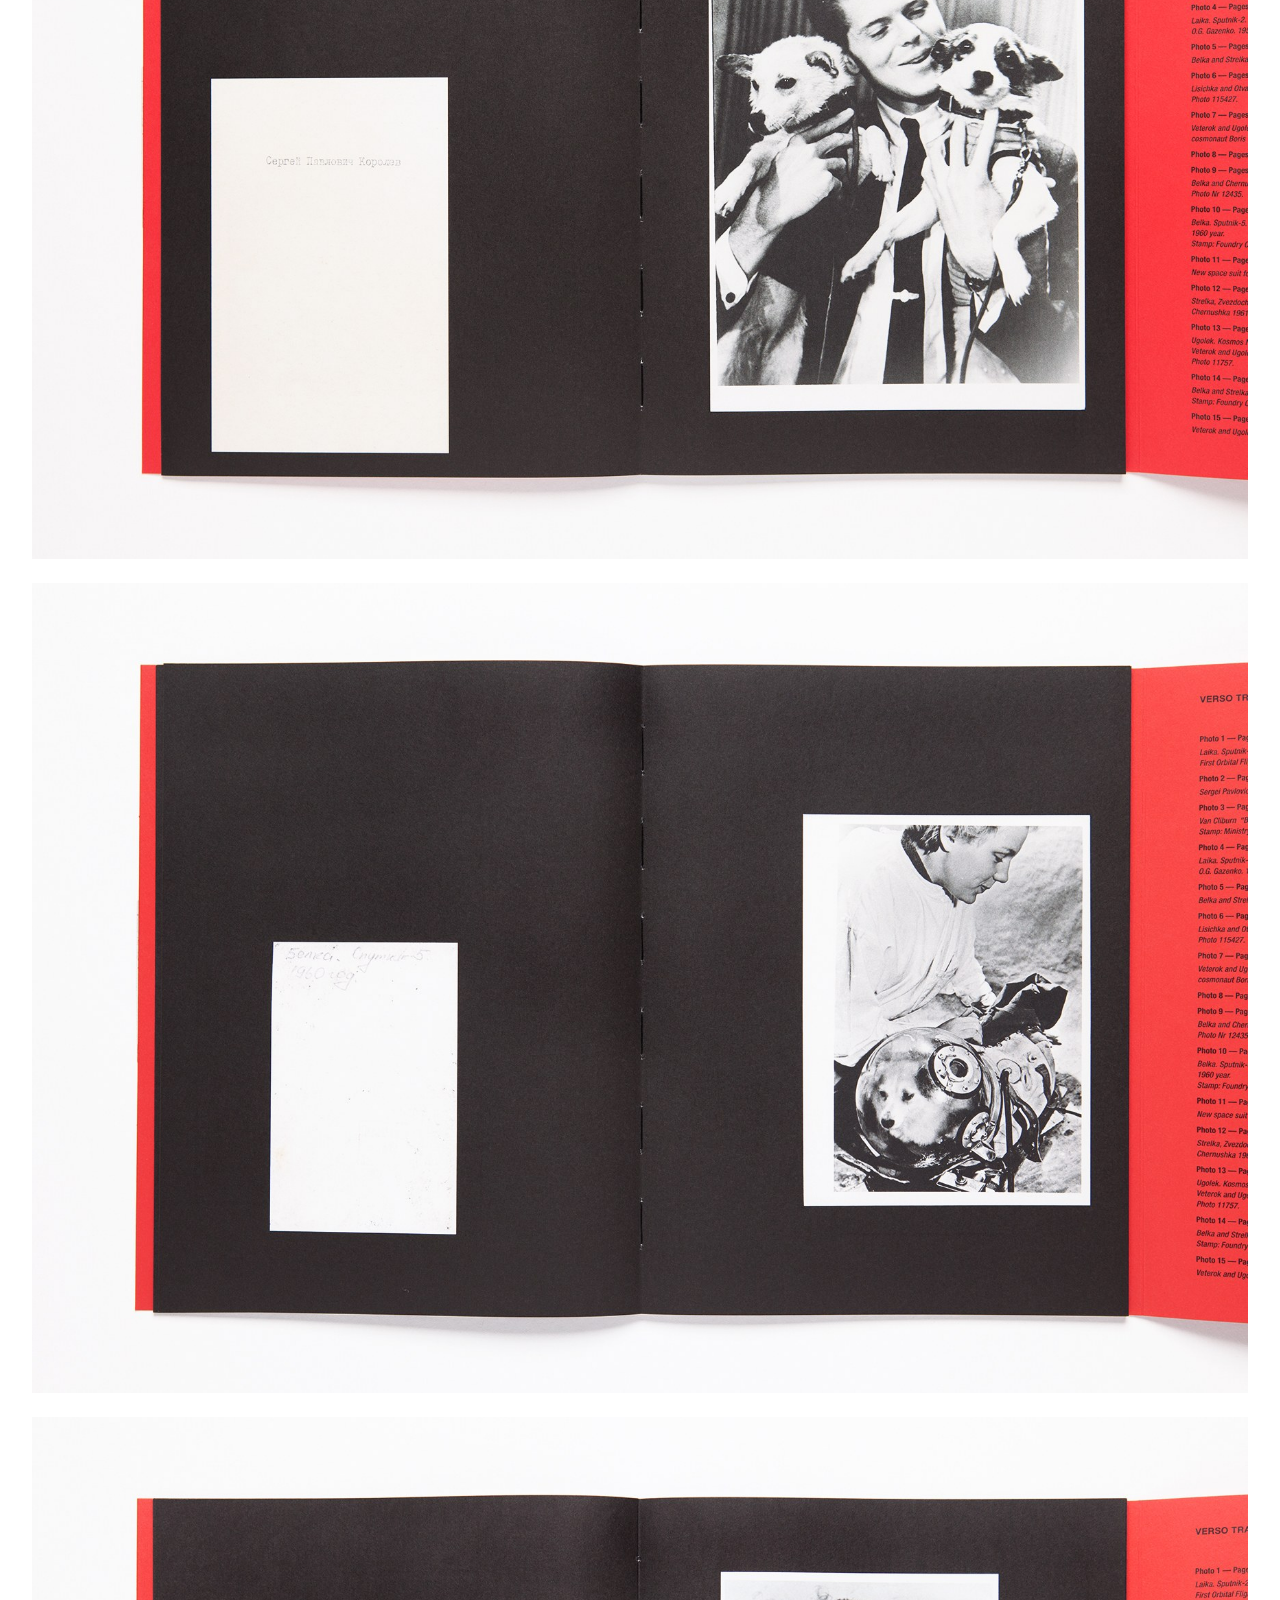
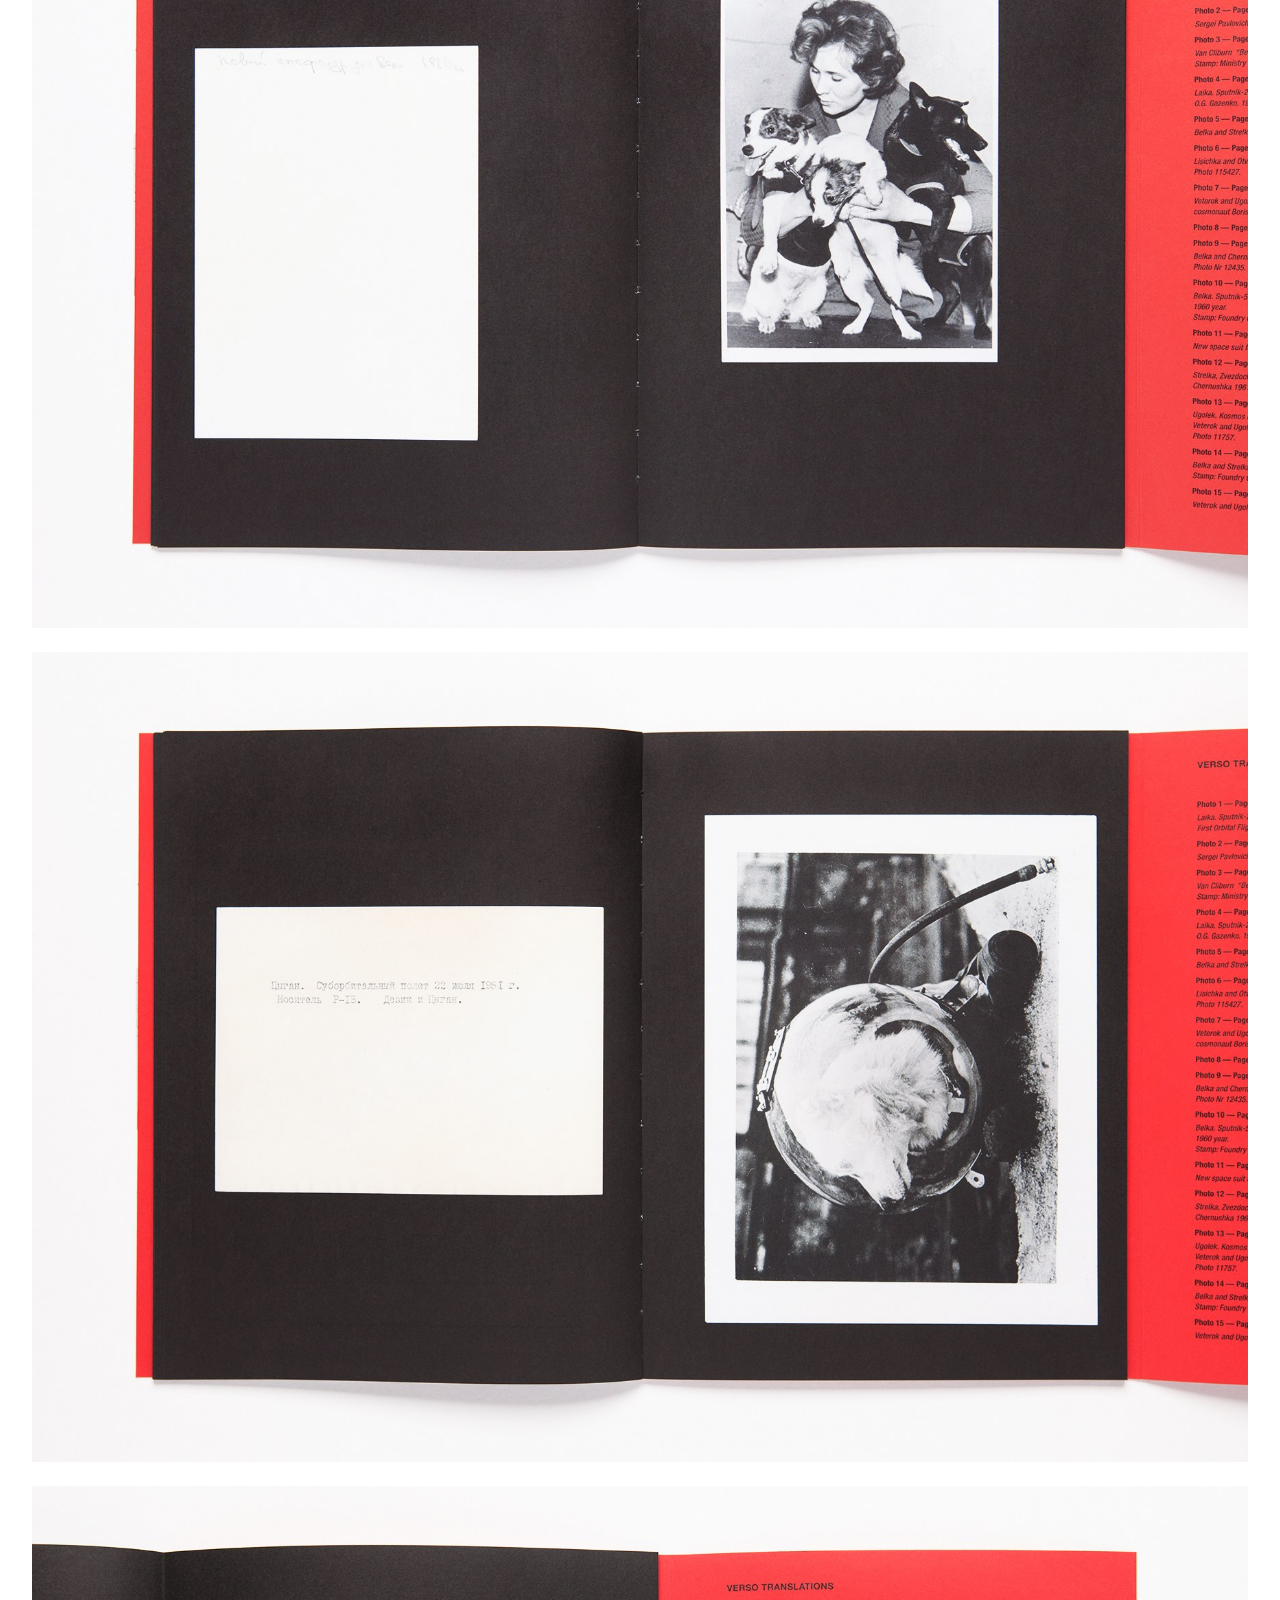
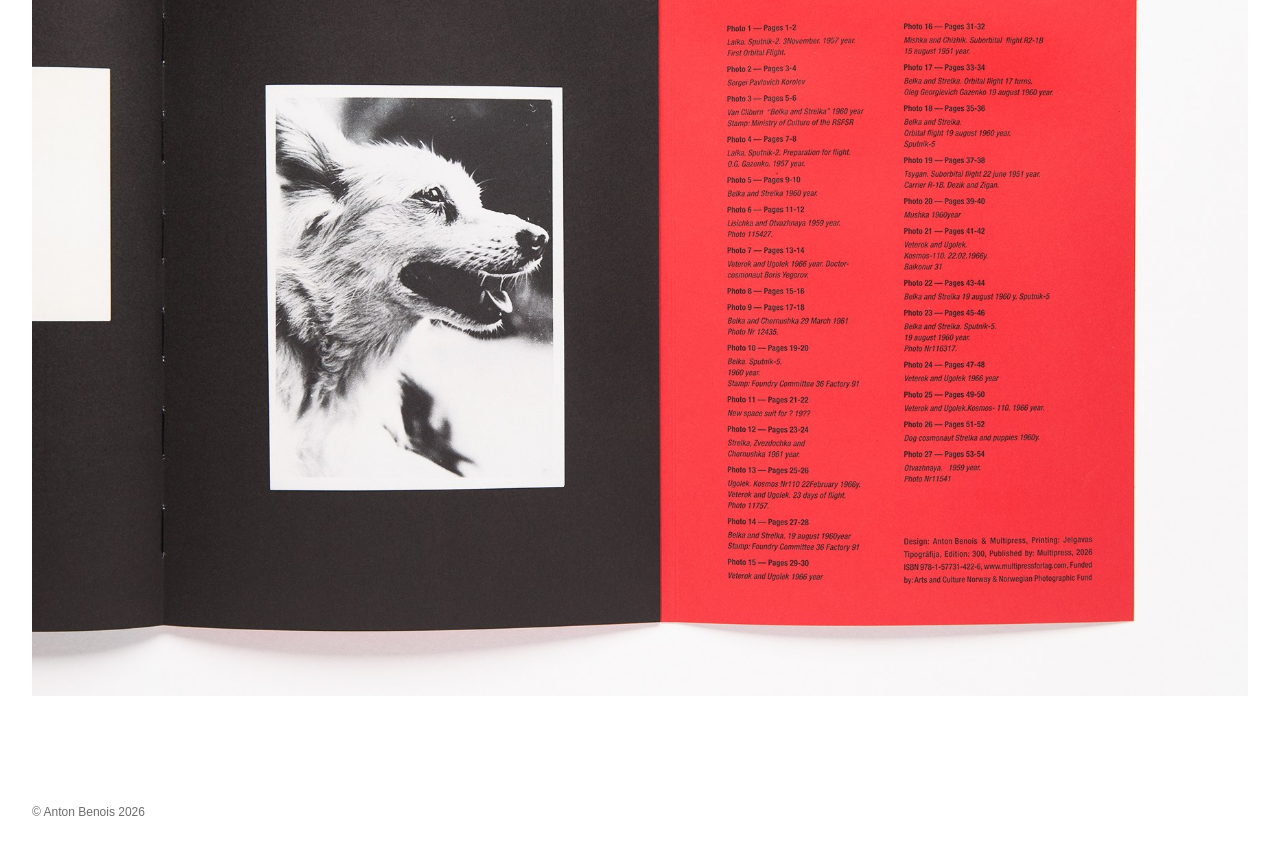
<file: lost-in-space/index.html>
<!doctype html>
<html lang="en">
<head>
  <meta charset="utf-8">
  <meta name="viewport" content="width=device-width, initial-scale=1">
  <title>Lost in Space — Anton Benois</title>
  <meta name="description" content="Lost in Space, 2026. Artist book by Anton Benois, published by Multipress, Oslo.">
  <link rel="stylesheet" href="../assets/css/site.css">
</head>
<body>
  <div class="site">
    <header class="site-header site-header--inner">
      <nav class="site-nav" aria-label="Main navigation">
        <a href="../index.html">Work</a>
        <a href="../bio/index.html">About</a>
        <a href="../contact/index.html">Contact</a>
      </nav>
    </header>

    <main class="project">
      <header class="project-header">
        <h1>Lost in Space, 2026</h1>
        <div class="project-meta">
          Artist book<br>
          19 × 26 cm, 56 pages, offset print<br>
          Edition of 300, Multipress, Oslo
        </div>
      </header>

      <div class="project-copy">
        <p><em>Lost in Space</em> is an artist publication featuring an archive of original Soviet space-dog photographs stolen during the collapse of the Soviet Union and recovered by the artist via eBay. The book reproduces both the recto and verso of each photograph.</p>
        <p class="project-credit">Photography: Line Bøhmer Løkken</p>
      </div>

      <section class="project-media" aria-label="Lost in Space images">
        <figure>
          <img src="../assets/images/lost-in-space/lostinspace_1.jpg" alt="Lost in Space, artist book documentation">
        </figure>
        <figure>
          <img src="../assets/images/lost-in-space/lostinspace_2.jpg" alt="Lost in Space, artist book documentation">
        </figure>
        <figure>
          <img src="../assets/images/lost-in-space/lostinspace_3.jpg" alt="Lost in Space, artist book documentation" loading="lazy">
        </figure>
        <figure>
          <img src="../assets/images/lost-in-space/lostinspace_4.jpg" alt="Lost in Space, artist book documentation" loading="lazy">
        </figure>
        <figure>
          <img src="../assets/images/lost-in-space/lostinspace_5.jpg" alt="Lost in Space, artist book documentation" loading="lazy">
        </figure>
        <figure>
          <img src="../assets/images/lost-in-space/lostinspace_6.jpg" alt="Lost in Space, artist book documentation" loading="lazy">
        </figure>
        <figure>
          <img src="../assets/images/lost-in-space/lostinspace_7.jpg" alt="Lost in Space, artist book documentation" loading="lazy">
        </figure>
        <figure>
          <img src="../assets/images/lost-in-space/lostinspace_8.jpg" alt="Lost in Space, artist book documentation" loading="lazy">
        </figure>
      </section>
    </main>
    <footer class="site-footer">
      © Anton Benois 2026
    </footer>

  </div>
</body>
</html>
</file>
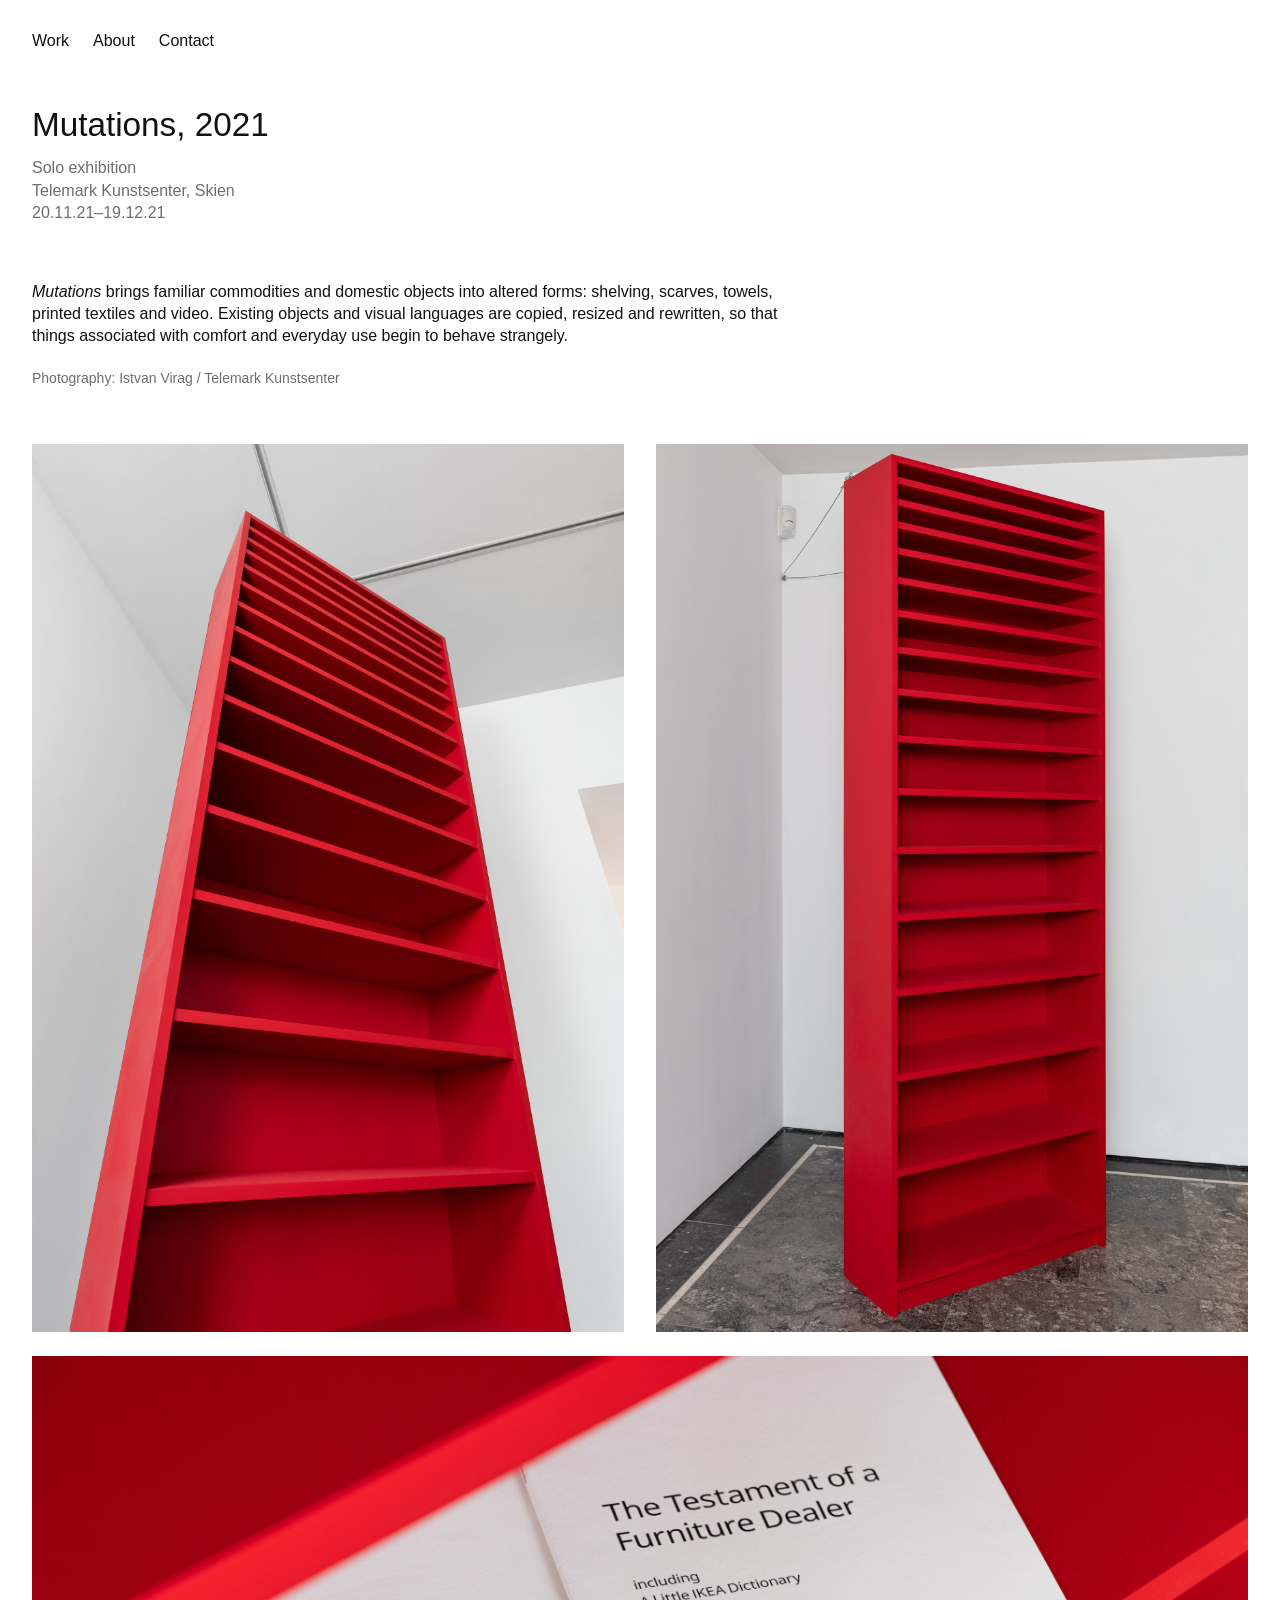
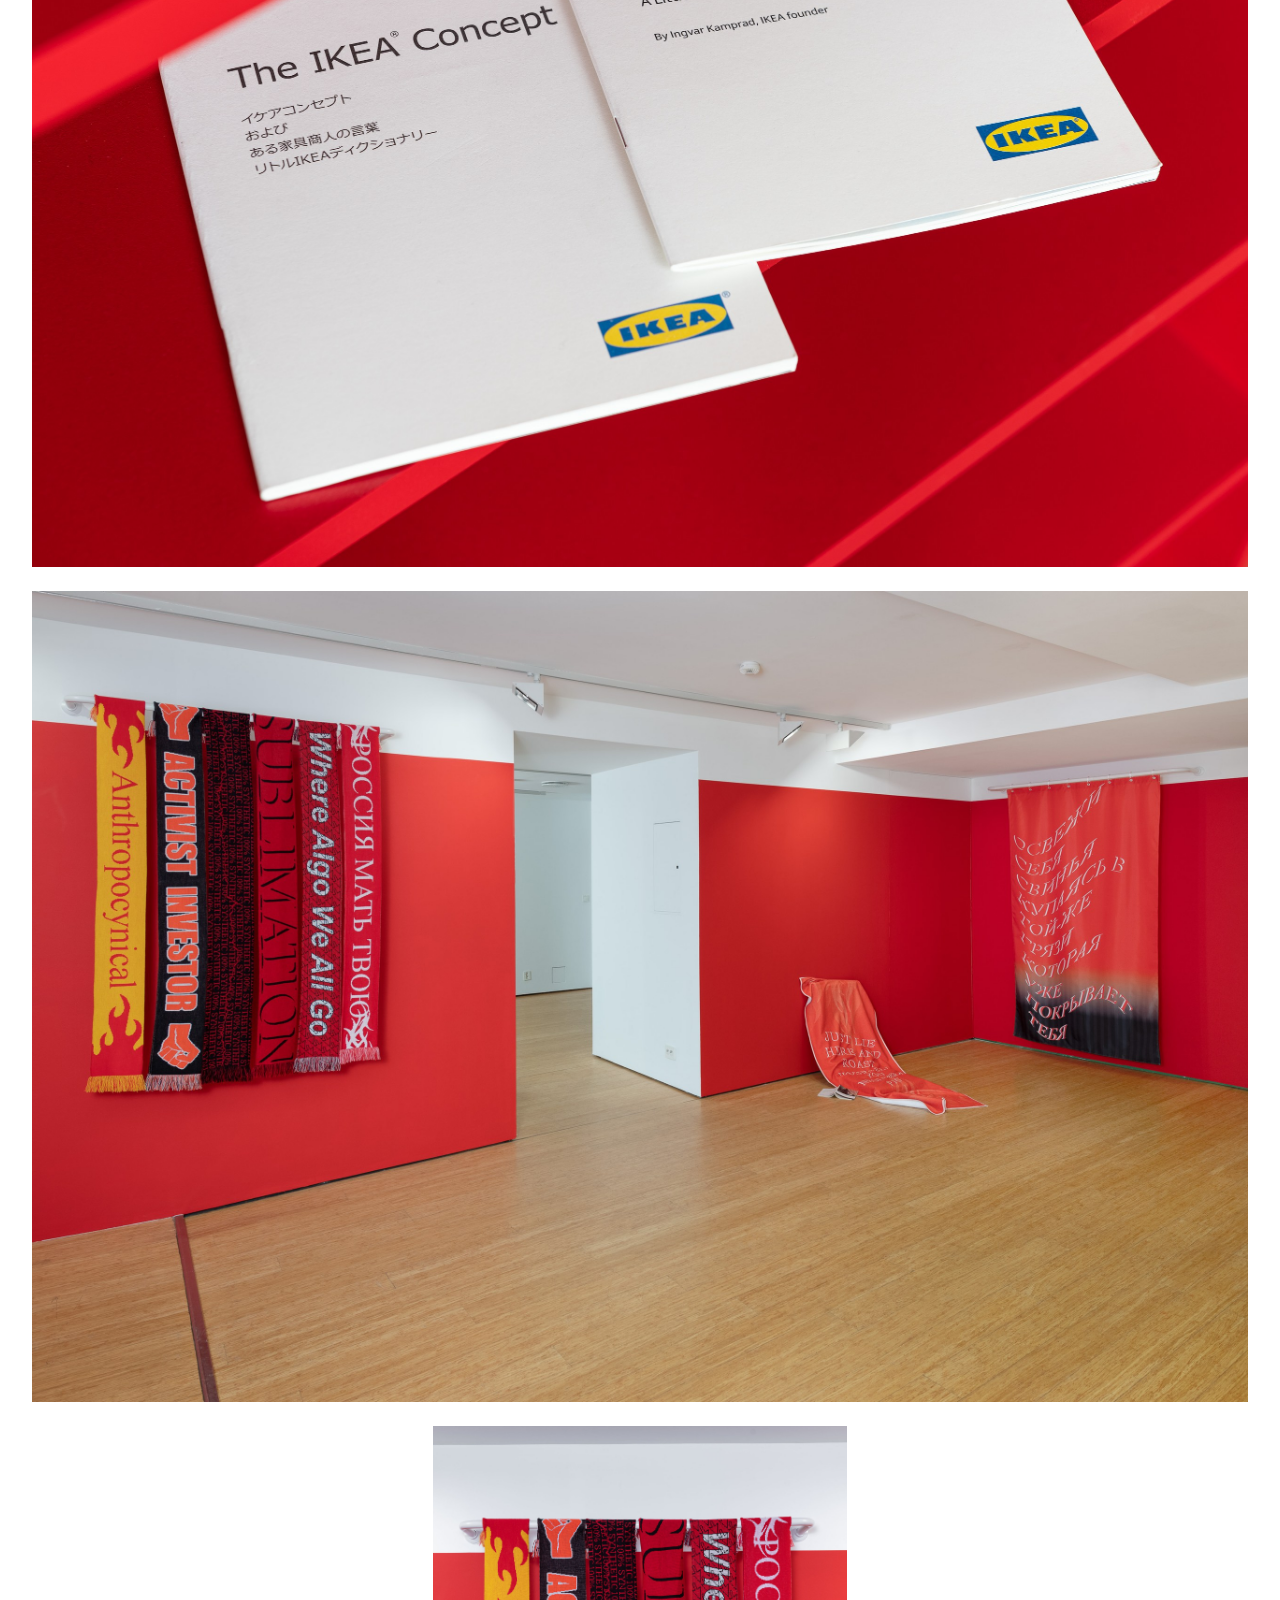
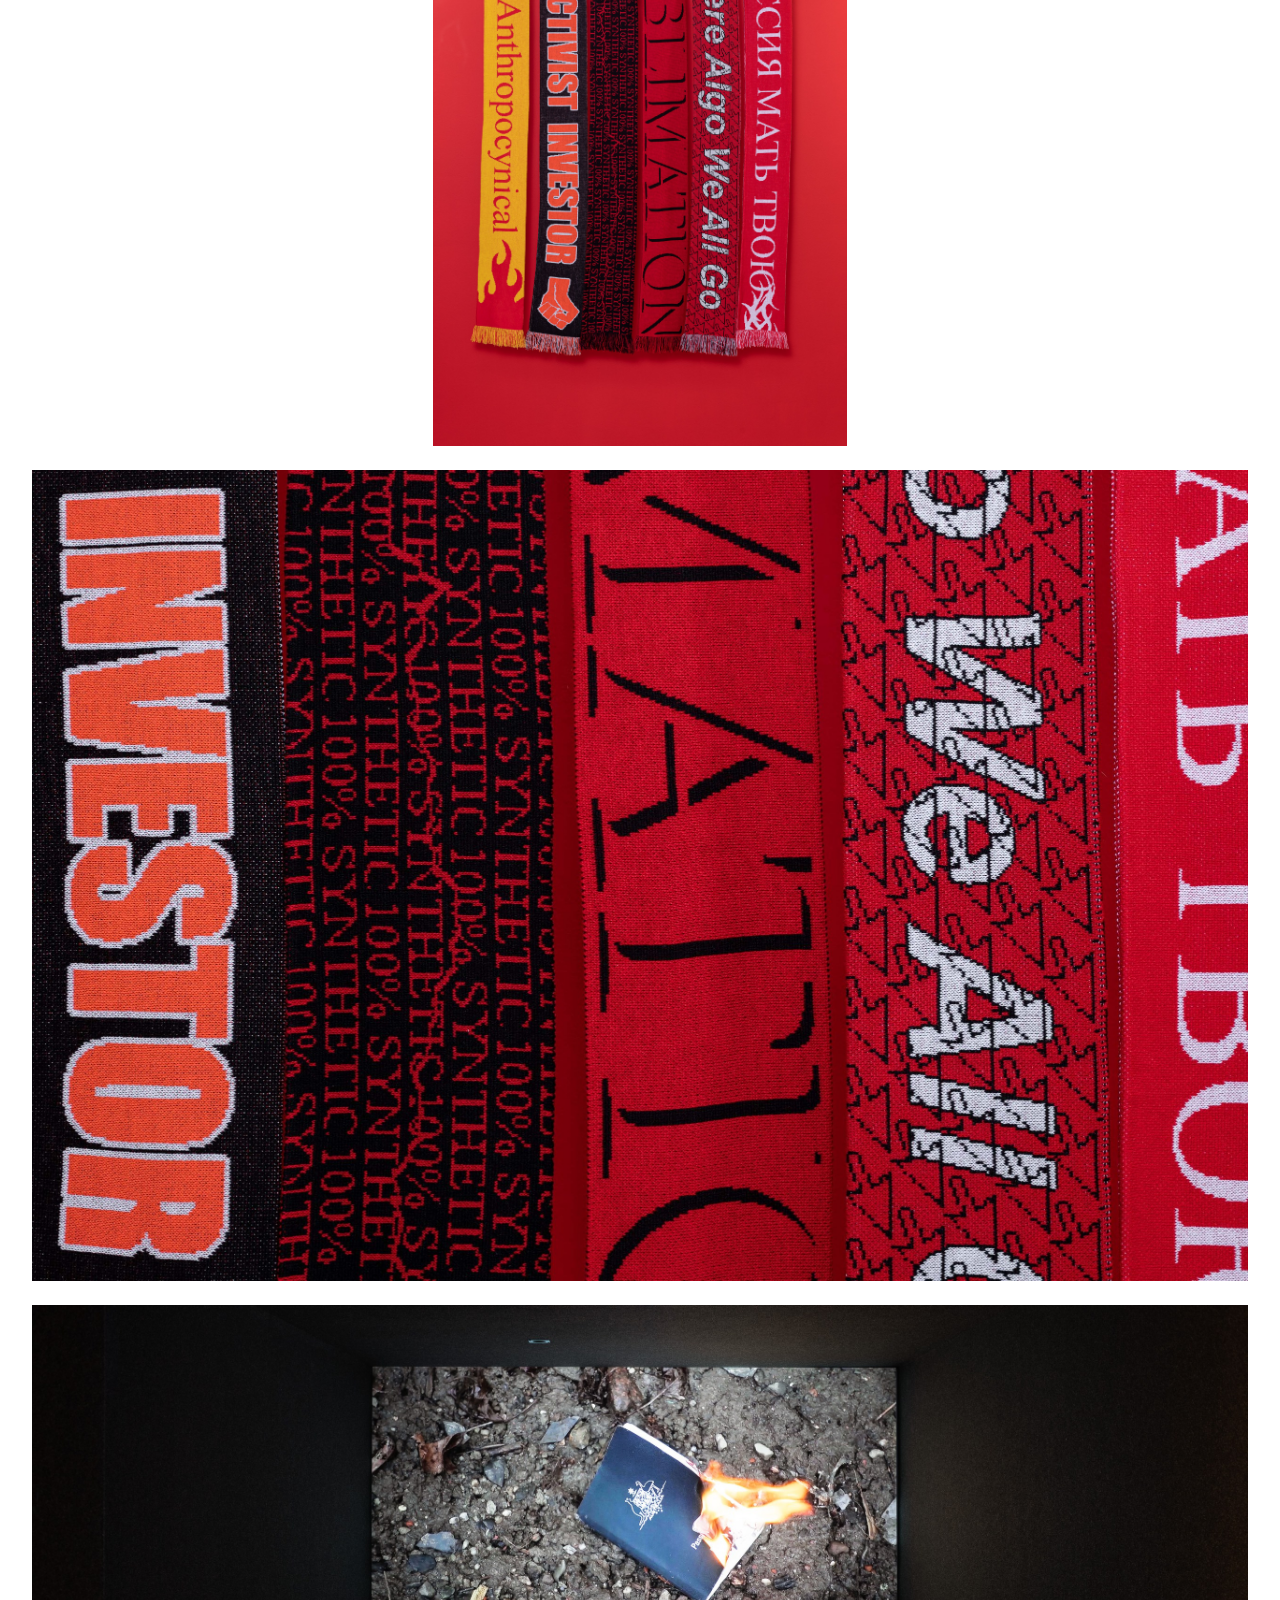
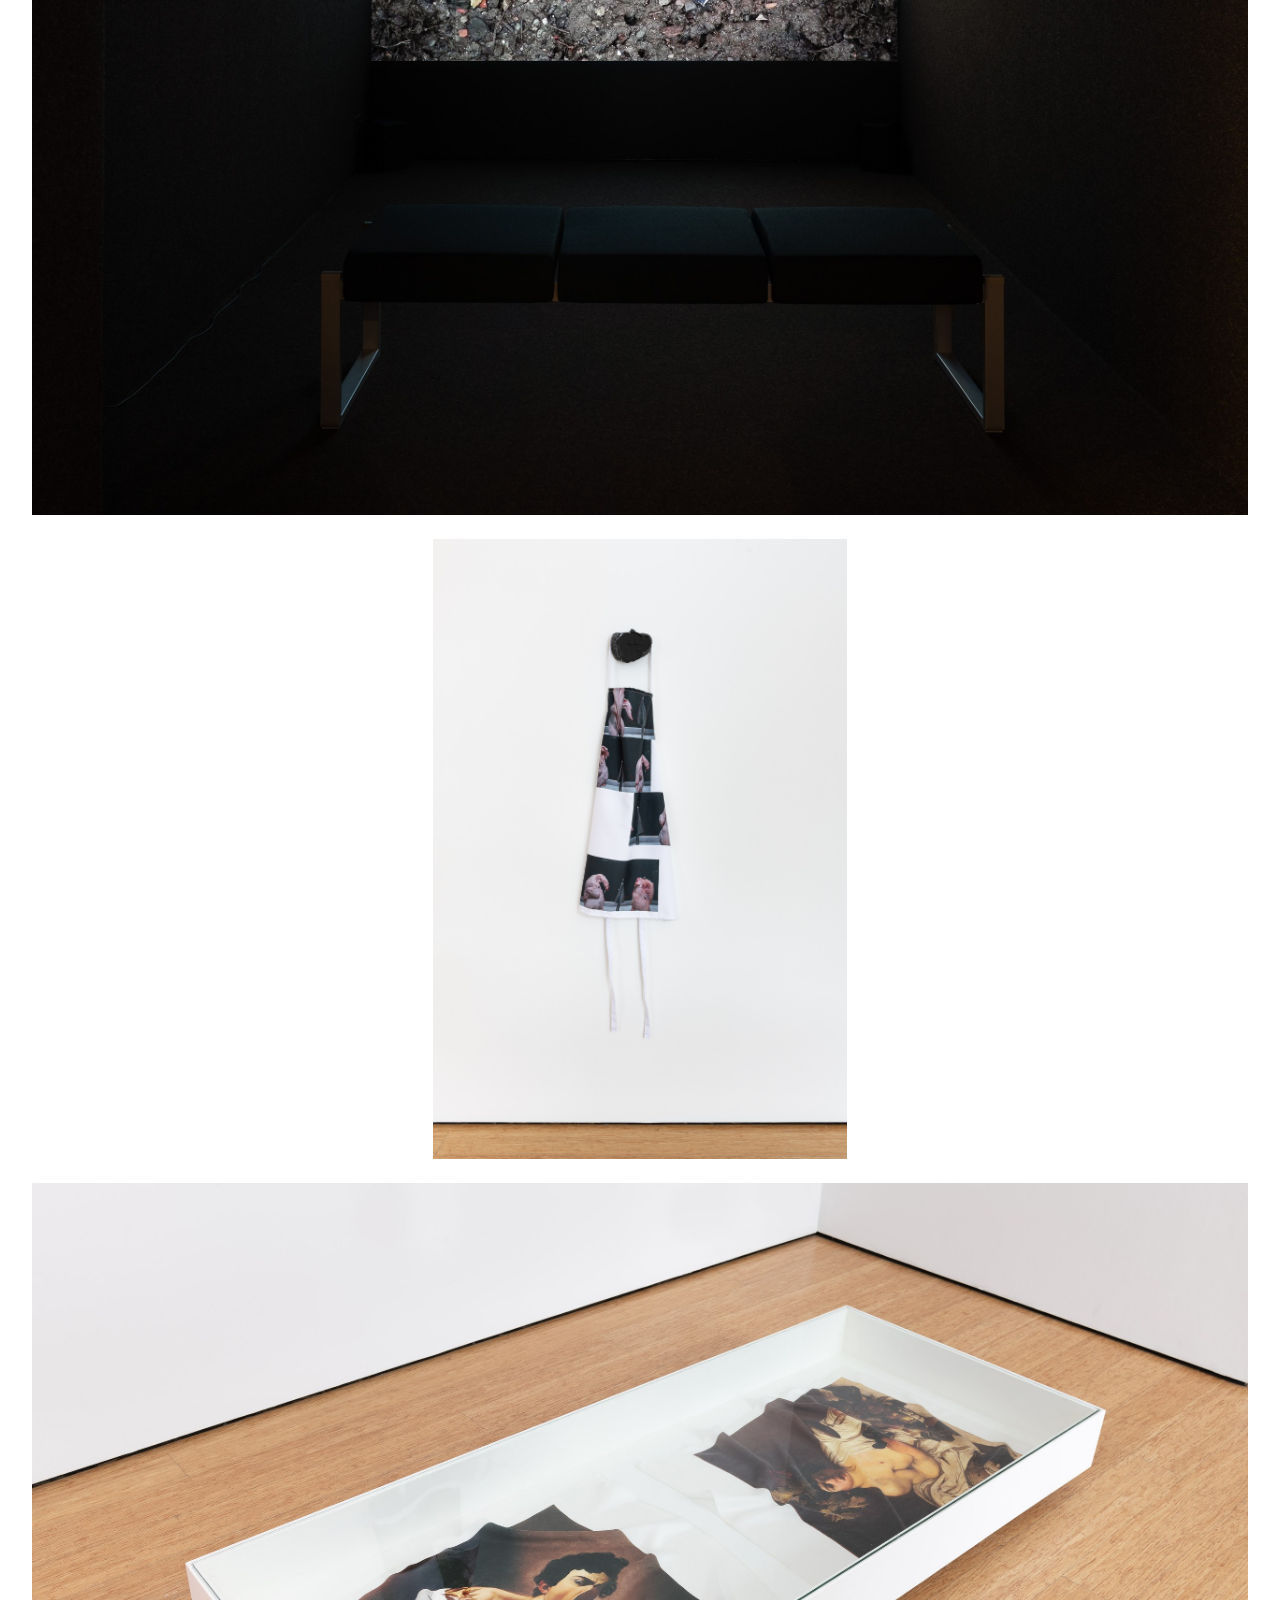
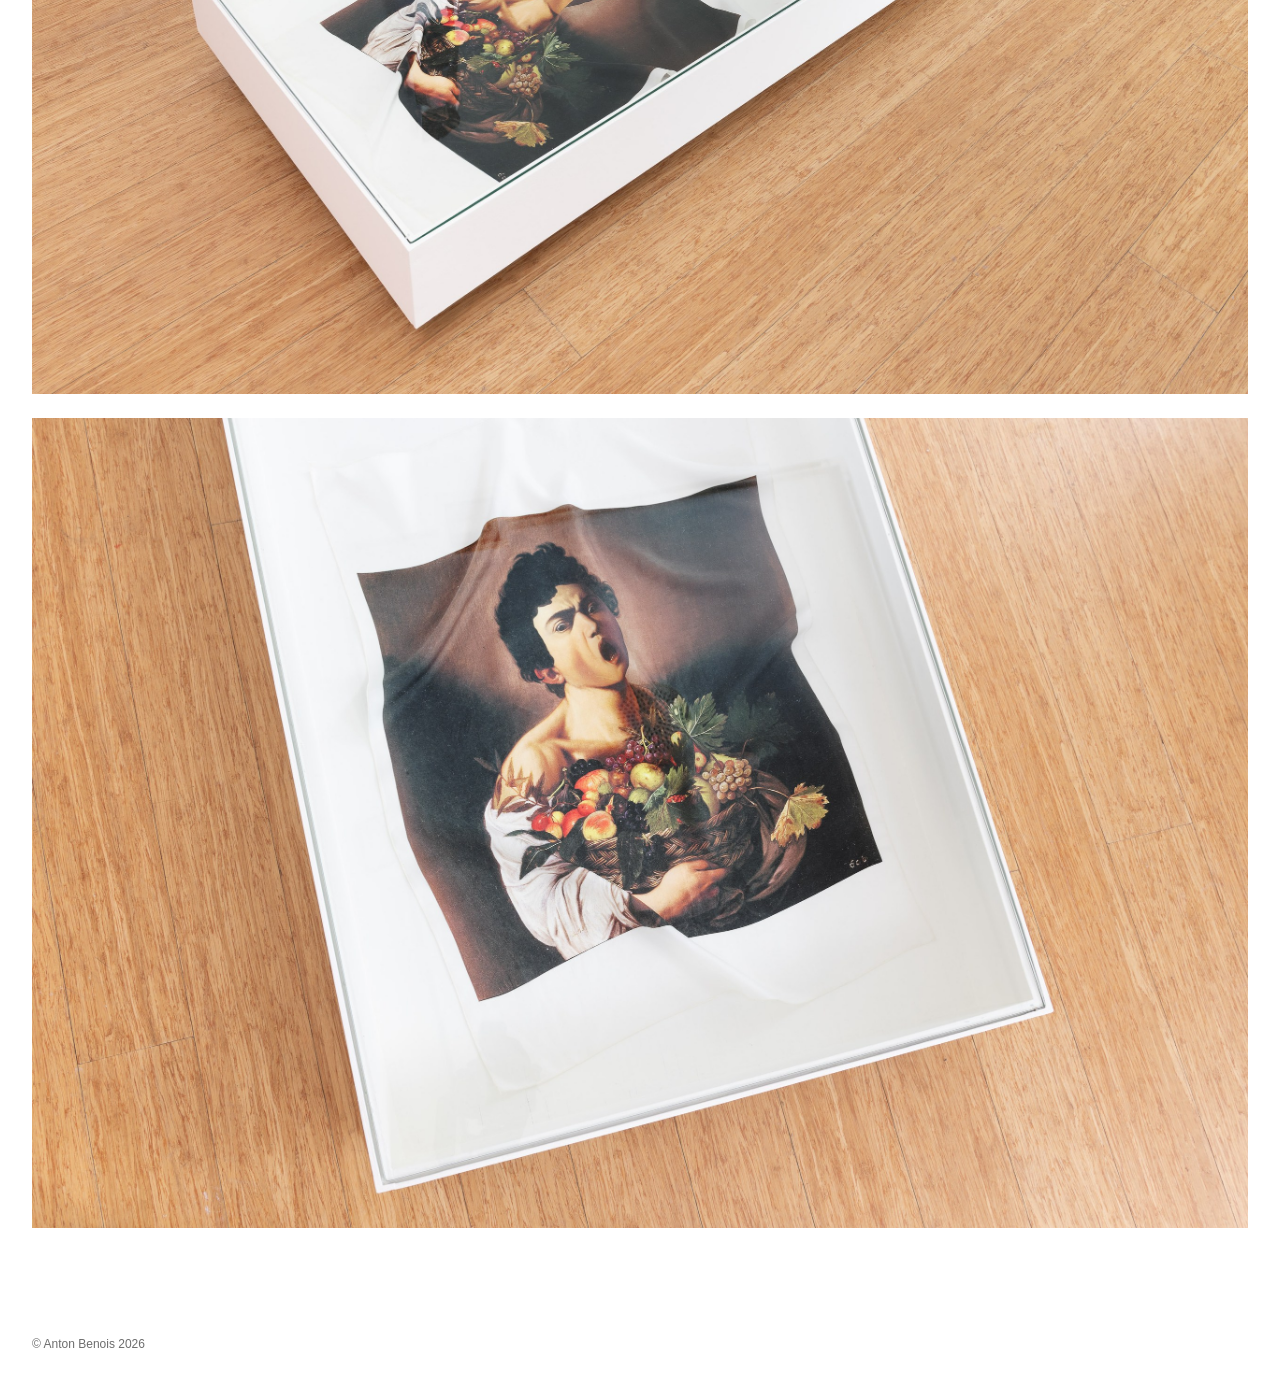
<file: mutations/index.html>
<!doctype html>
<html lang="en">
<head>
  <meta charset="utf-8">
  <meta name="viewport" content="width=device-width, initial-scale=1">
  <title>Mutations, 2021 — Anton Benois</title>
  <meta name="description" content="Mutations, 2021. Solo exhibition at Telemark Kunstsenter, Skien.">
  <link rel="stylesheet" href="../assets/css/site.css">
</head>
<body>
  <div class="site">
    <header class="site-header site-header--inner">
      <nav class="site-nav" aria-label="Main navigation">
        <a href="../index.html">Work</a>
        <a href="../bio/index.html">About</a>
        <a href="../contact/index.html">Contact</a>
      </nav>
    </header>
    <main class="project">
      <header class="project-header">
        <h1>Mutations, 2021</h1>
        <div class="project-meta">Solo exhibition<br>Telemark Kunstsenter, Skien<br>20.11.21–19.12.21</div>
      </header>
      <div class="project-copy">
        <p><em>Mutations</em> brings familiar commodities and domestic objects into altered forms: shelving, scarves, towels, printed textiles and video. Existing objects and visual languages are copied, resized and rewritten, so that things associated with comfort and everyday use begin to behave strangely.</p>
        <p class="project-credit">Photography: Istvan Virag / Telemark Kunstsenter</p>
      </div>
      <section class="project-media" aria-label="Mutations, 2021 documentation">
        <div class="portrait-pair">
          <figure>
            <img src="../assets/images/mutations/mutations_1.jpg" alt="Mutations documentation" loading="lazy">
          </figure>
          <figure>
            <img src="../assets/images/mutations/mutations_2.jpg" alt="Mutations documentation" loading="lazy">
          </figure>
        </div>

        <figure>
          <img src="../assets/images/mutations/mutations_3.jpg" alt="Mutations documentation" loading="lazy">
        </figure>

        <figure>
          <img src="../assets/images/mutations/mutations_4.jpg" alt="Mutations documentation" loading="lazy">
        </figure>

        <figure class="portrait-single">
          <img src="../assets/images/mutations/mutations_5.jpg" alt="Mutations documentation" loading="lazy">
        </figure>

        <figure>
          <img src="../assets/images/mutations/mutations_6.jpg" alt="Mutations documentation" loading="lazy">
        </figure>

        <figure>
          <img src="../assets/images/mutations/mutations_7.jpg" alt="Mutations documentation" loading="lazy">
        </figure>

        <figure class="portrait-single">
          <img src="../assets/images/mutations/mutations_8.jpg" alt="Mutations documentation" loading="lazy">
        </figure>

        <figure>
          <img src="../assets/images/mutations/mutations_9.jpg" alt="Mutations documentation" loading="lazy">
        </figure>

        <figure>
          <img src="../assets/images/mutations/mutations_10.jpg" alt="Mutations documentation" loading="lazy">
        </figure>
      </section>
    </main>
    <footer class="site-footer">
      © Anton Benois 2026
    </footer>

  </div>
</body>
</html>
</file>
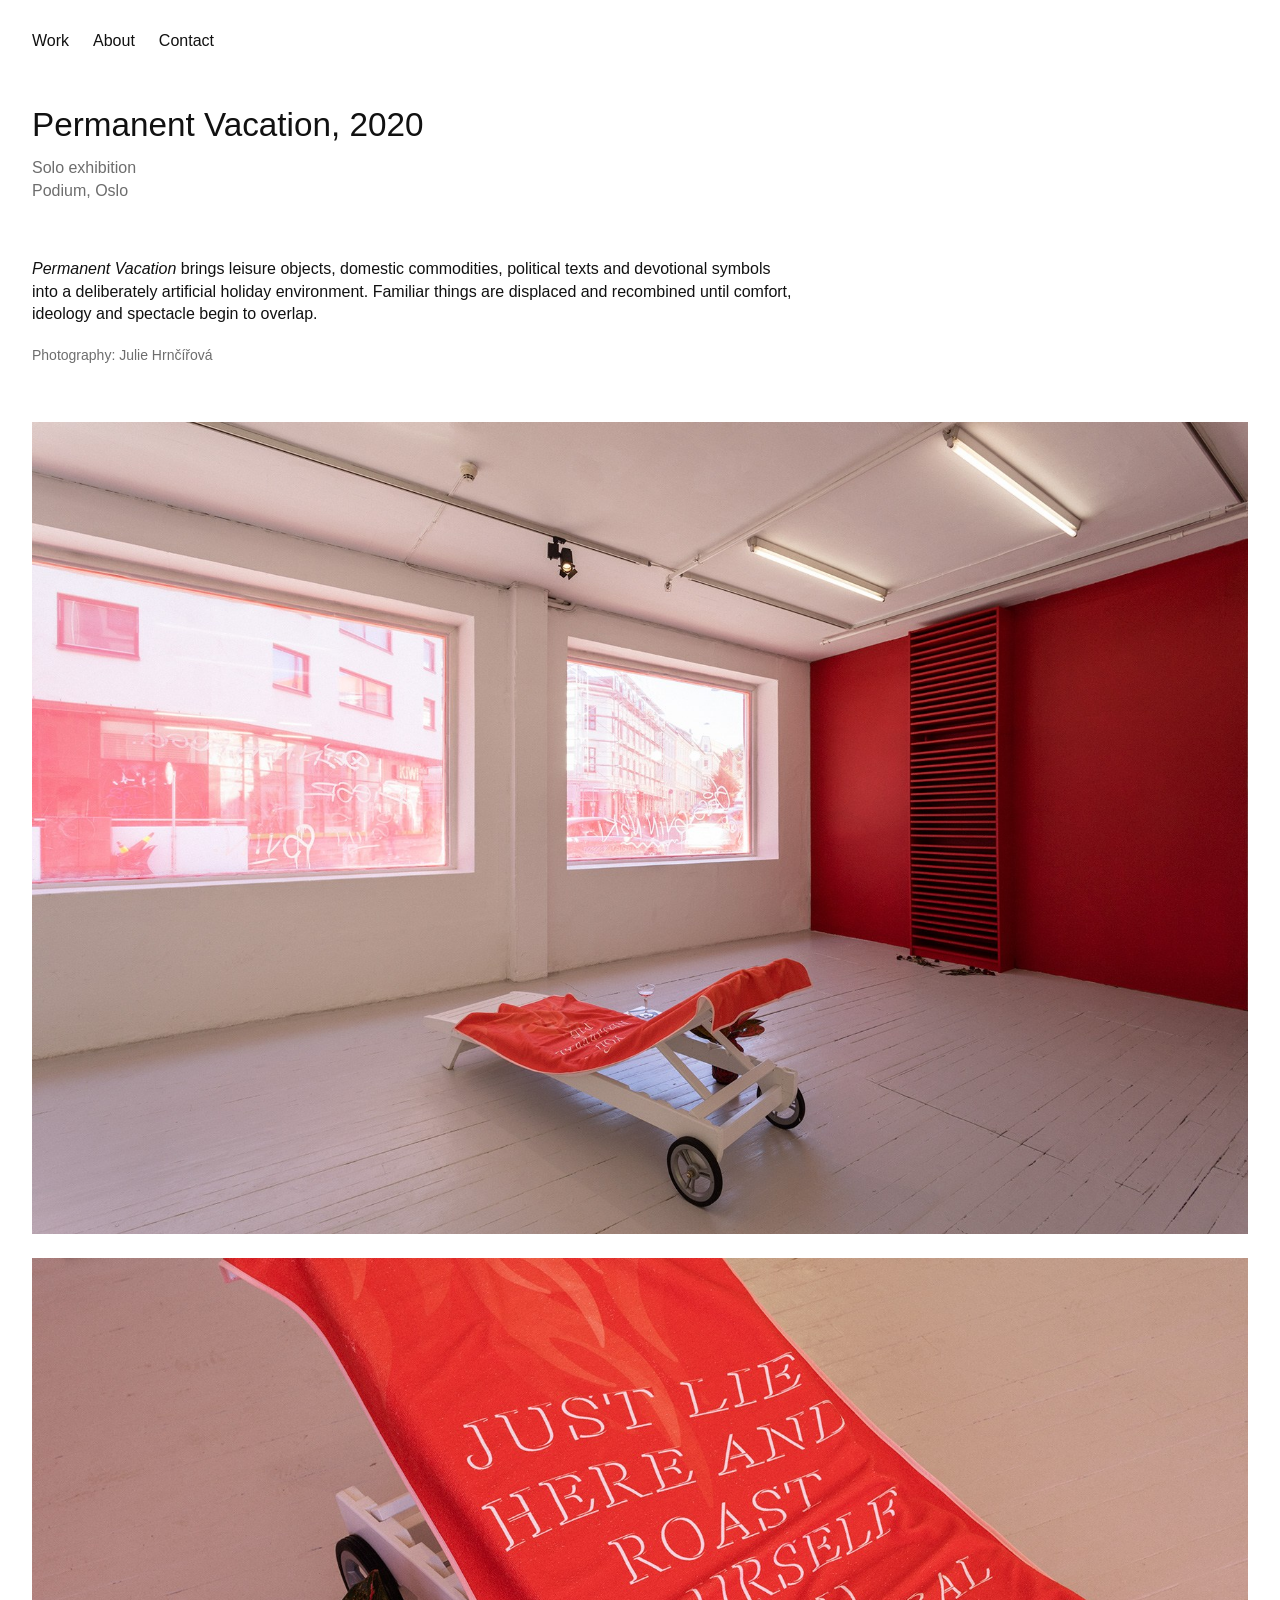
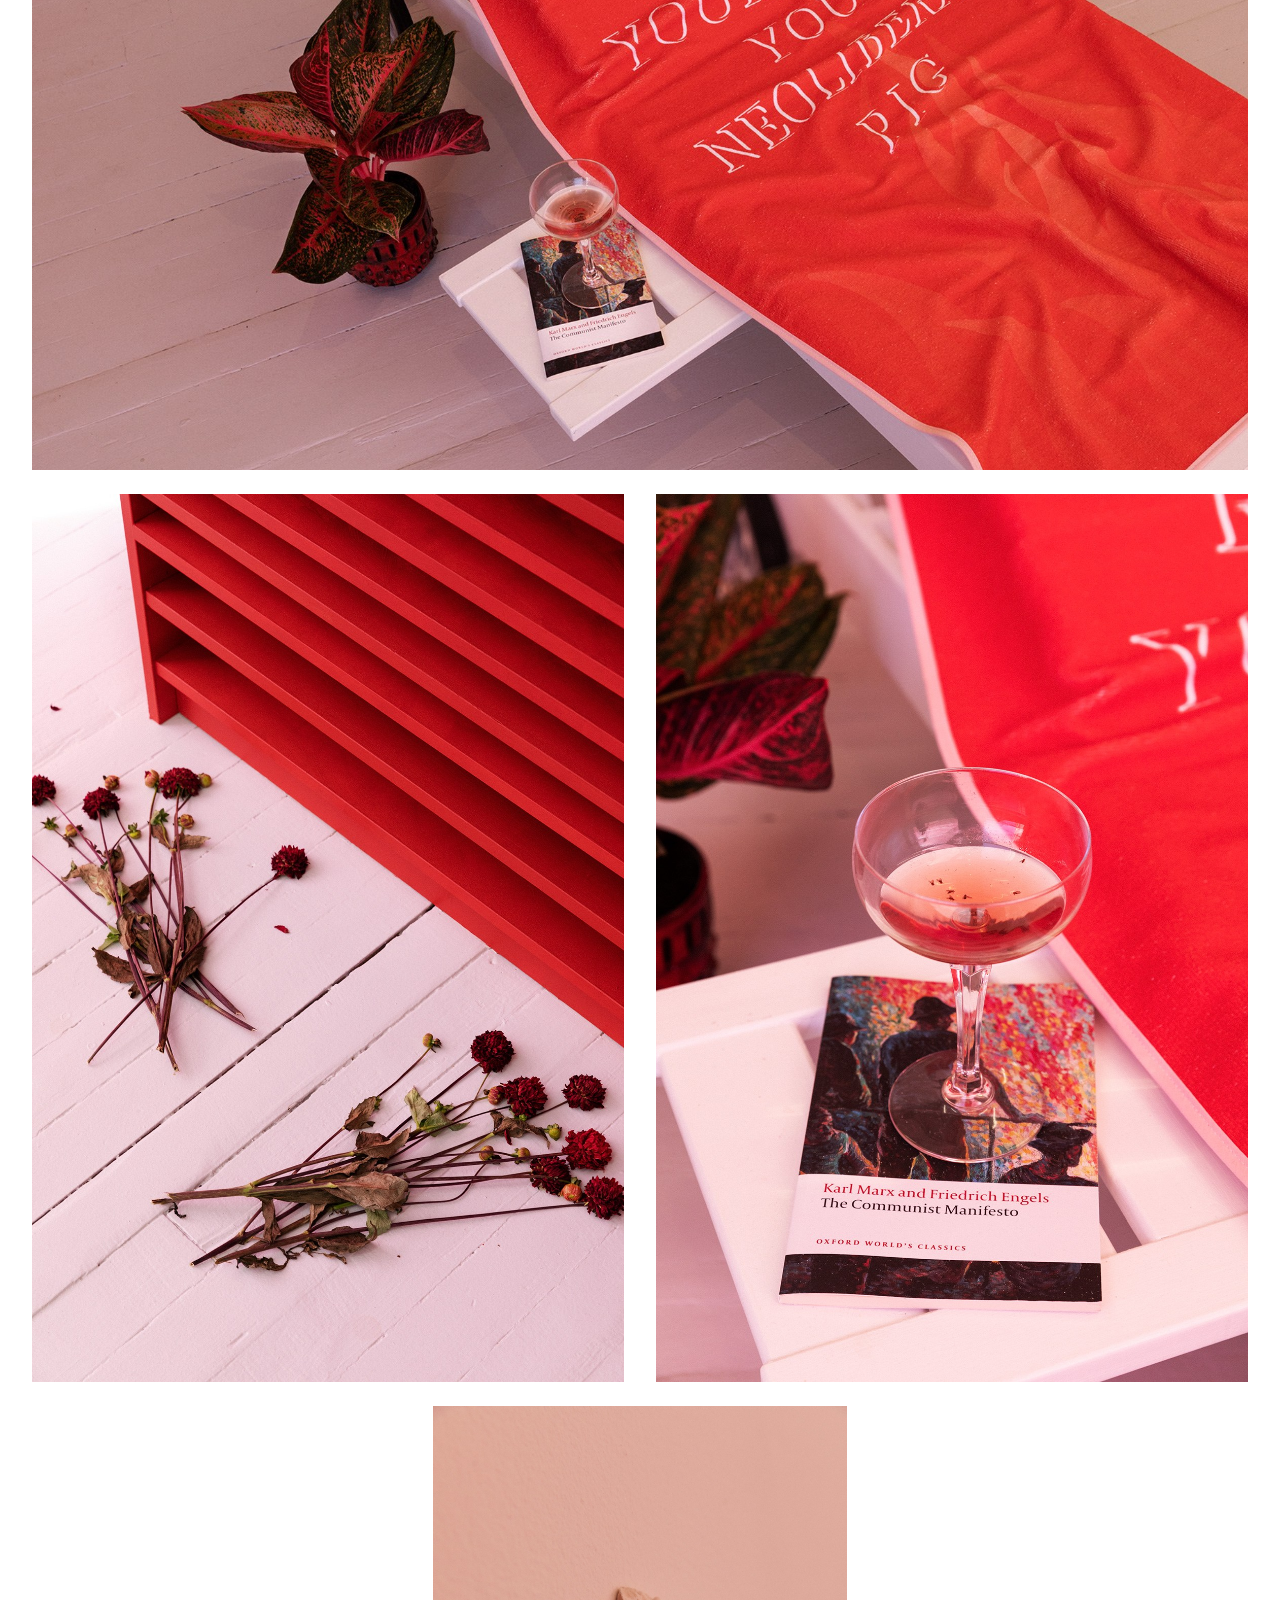
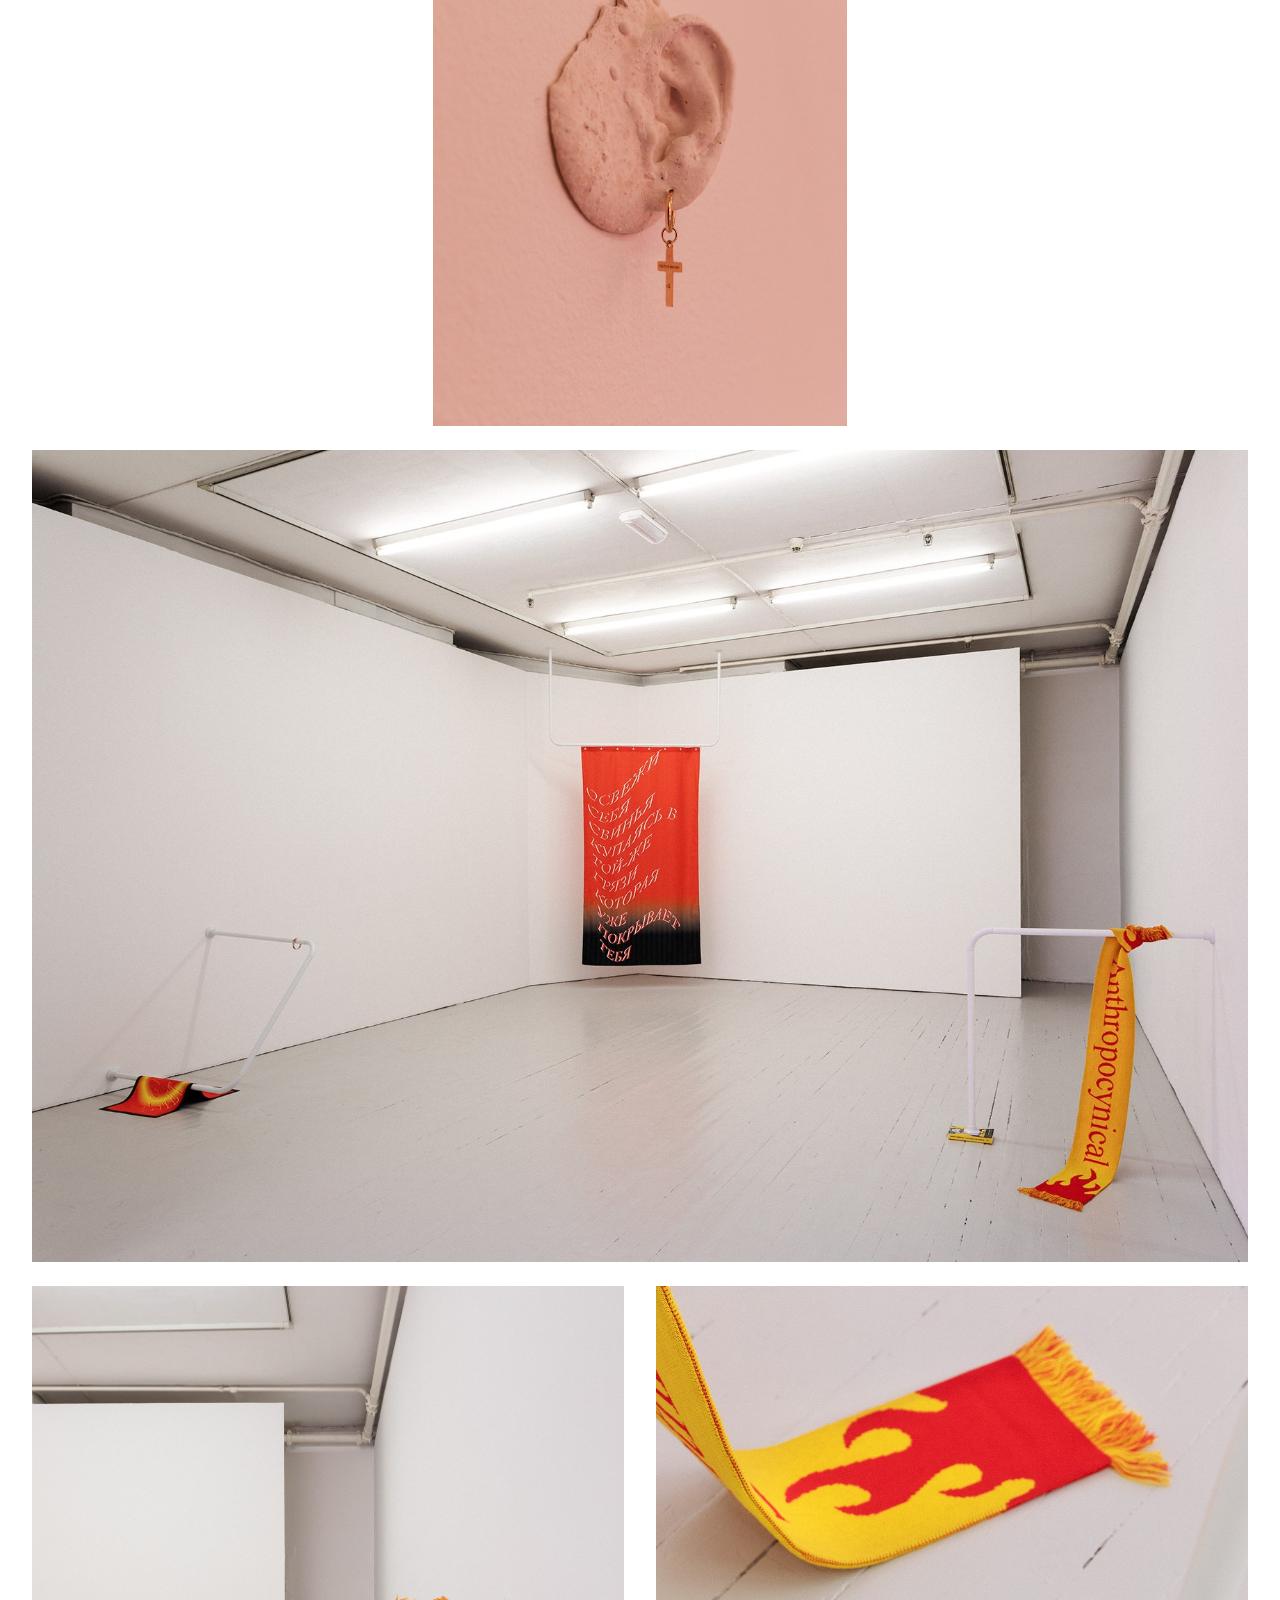
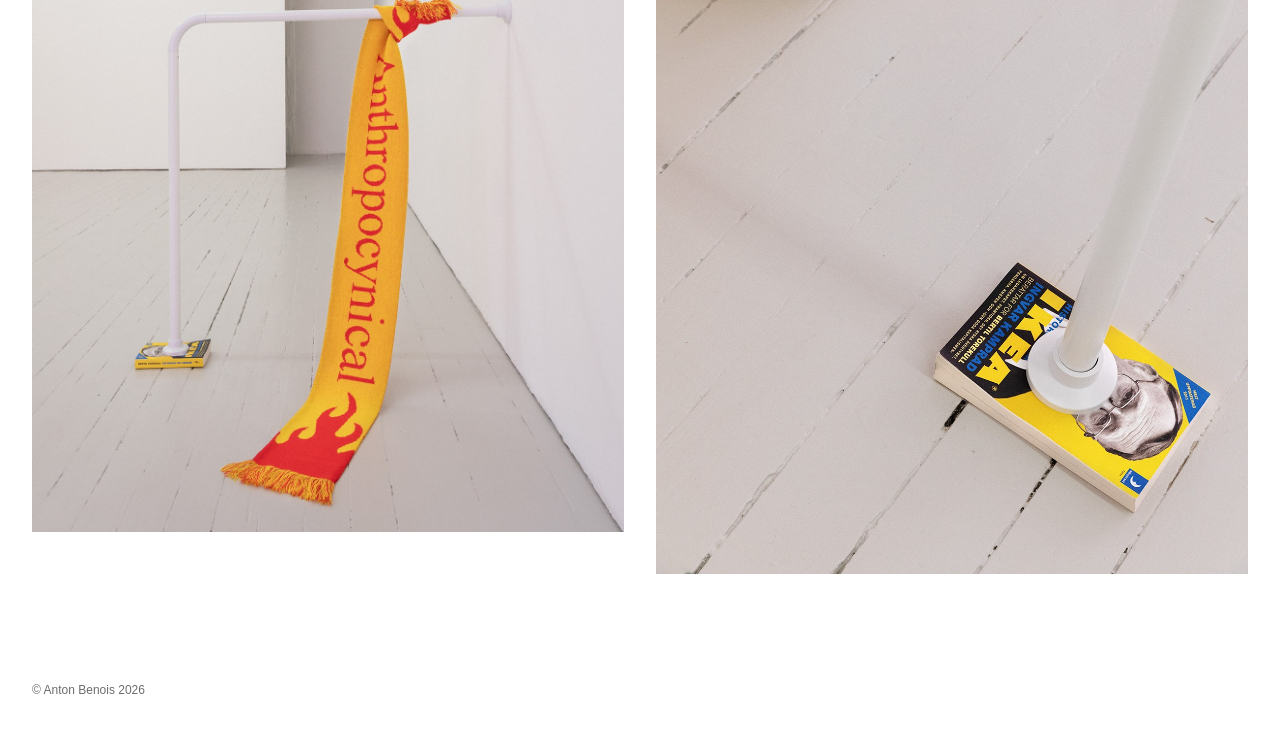
<file: permanent-vacation/index.html>
<!doctype html>
<html lang="en">
<head>
  <meta charset="utf-8">
  <meta name="viewport" content="width=device-width, initial-scale=1">
  <title>Permanent Vacation, 2020 — Anton Benois</title>
  <meta name="description" content="Permanent Vacation, 2020. Solo exhibition at Podium, Oslo.">
  <link rel="stylesheet" href="../assets/css/site.css">
</head>
<body>
  <div class="site">
    <header class="site-header site-header--inner">
      <nav class="site-nav" aria-label="Main navigation">
        <a href="../index.html">Work</a>
        <a href="../bio/index.html">About</a>
        <a href="../contact/index.html">Contact</a>
      </nav>
    </header>
    <main class="project">
      <header class="project-header">
        <h1>Permanent Vacation, 2020</h1>
        <div class="project-meta">Solo exhibition<br>Podium, Oslo</div>
      </header>
      <div class="project-copy">
        <p><em>Permanent Vacation</em> brings leisure objects, domestic commodities, political texts and devotional symbols into a deliberately artificial holiday environment. Familiar things are displaced and recombined until comfort, ideology and spectacle begin to overlap.</p>
        <p class="project-credit">Photography: Julie Hrnčířová</p>
      </div>
      <section class="project-media" aria-label="Permanent Vacation, 2020 documentation">
        <figure>
          <img src="../assets/images/permanent-vacation/vacation_1.jpg" alt="Permanent Vacation documentation" loading="lazy">
        </figure>

        <figure>
          <img src="../assets/images/permanent-vacation/vacation_2.jpg" alt="Permanent Vacation documentation" loading="lazy">
        </figure>

        <div class="portrait-pair">
          <figure>
            <img src="../assets/images/permanent-vacation/vacation_3.jpg" alt="Permanent Vacation documentation" loading="lazy">
          </figure>
          <figure>
            <img src="../assets/images/permanent-vacation/vacation_4.jpg" alt="Permanent Vacation documentation" loading="lazy">
          </figure>
        </div>

        <figure class="portrait-single">
          <img src="../assets/images/permanent-vacation/vacation_5.jpg" alt="Permanent Vacation documentation" loading="lazy">
        </figure>

        <figure>
          <img src="../assets/images/permanent-vacation/vacation_6.jpg" alt="Permanent Vacation documentation" loading="lazy">
        </figure>

        <div class="portrait-pair">
          <figure>
            <img src="../assets/images/permanent-vacation/vacation_7.jpg" alt="Permanent Vacation documentation" loading="lazy">
          </figure>
          <figure>
            <img src="../assets/images/permanent-vacation/vacation_8.jpg" alt="Permanent Vacation documentation" loading="lazy">
          </figure>
        </div>
      </section>
    </main>
    <footer class="site-footer">
      © Anton Benois 2026
    </footer>

  </div>
</body>
</html>
</file>
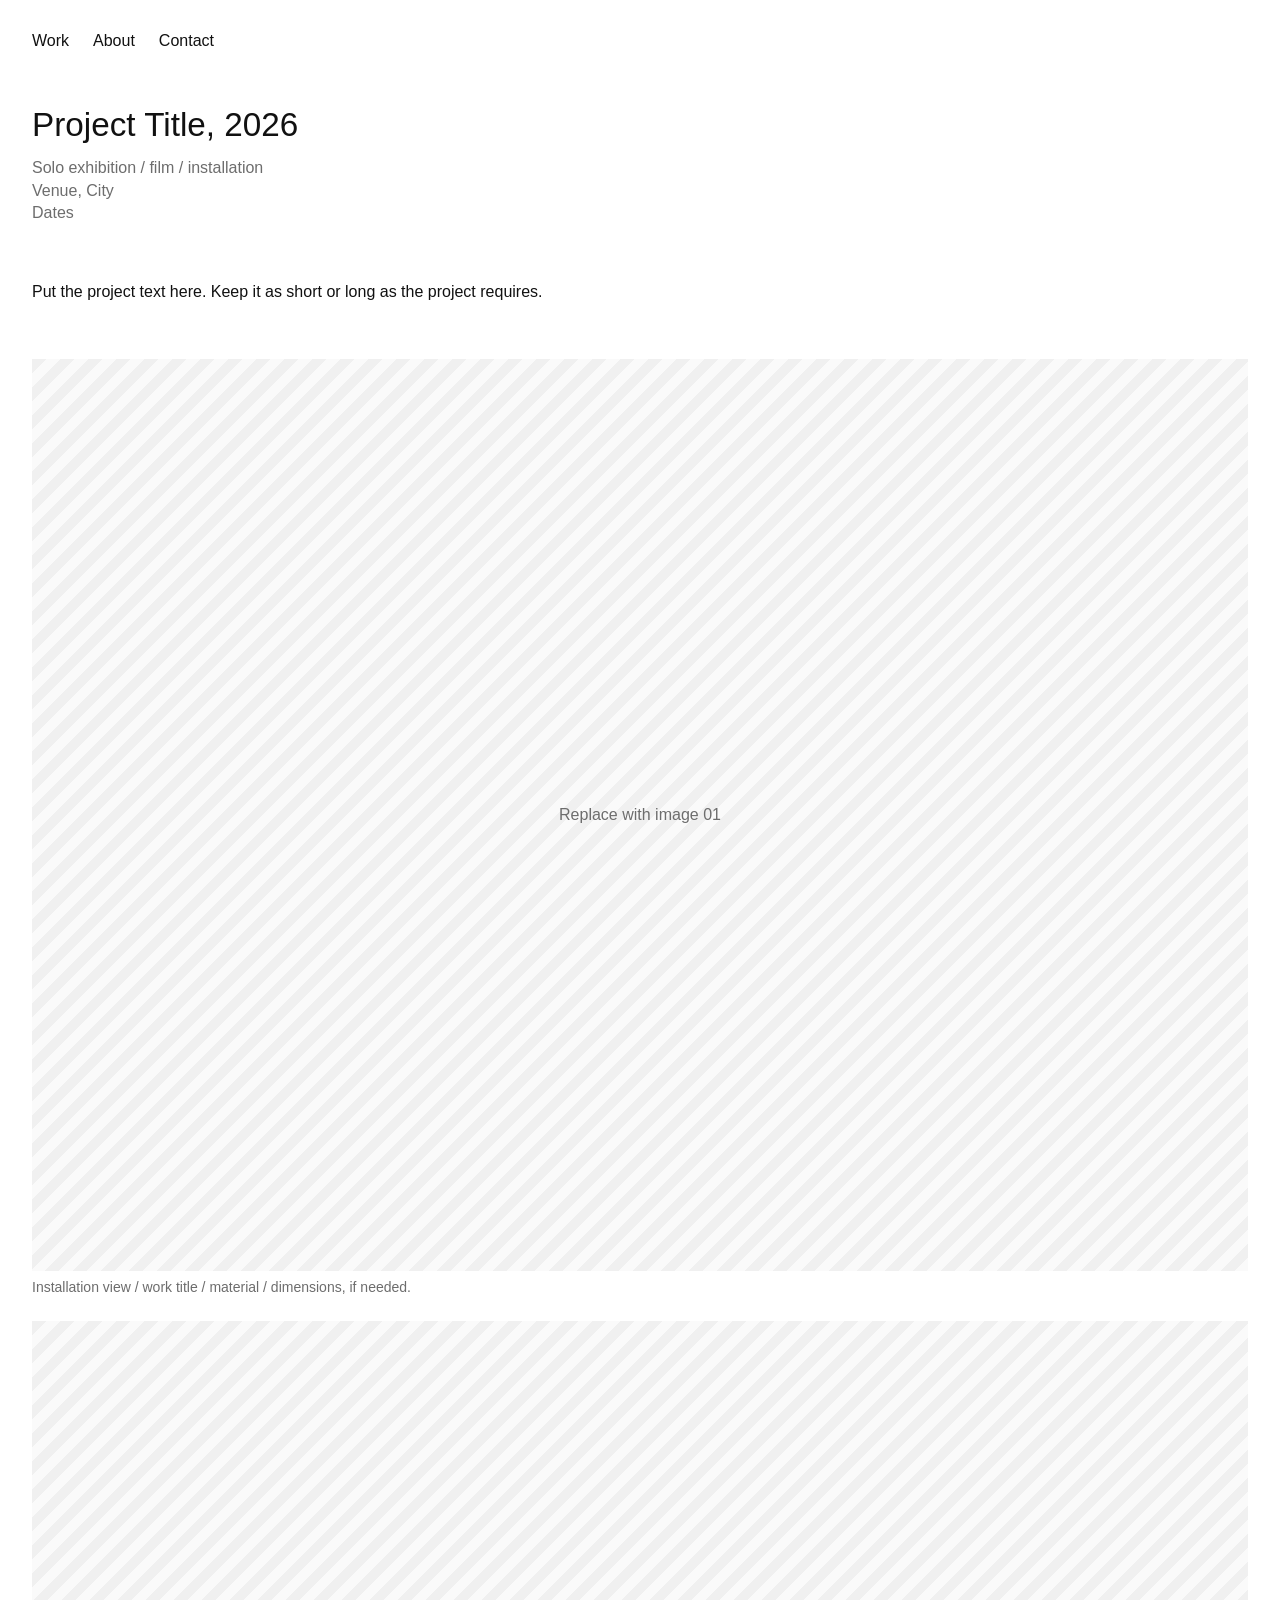
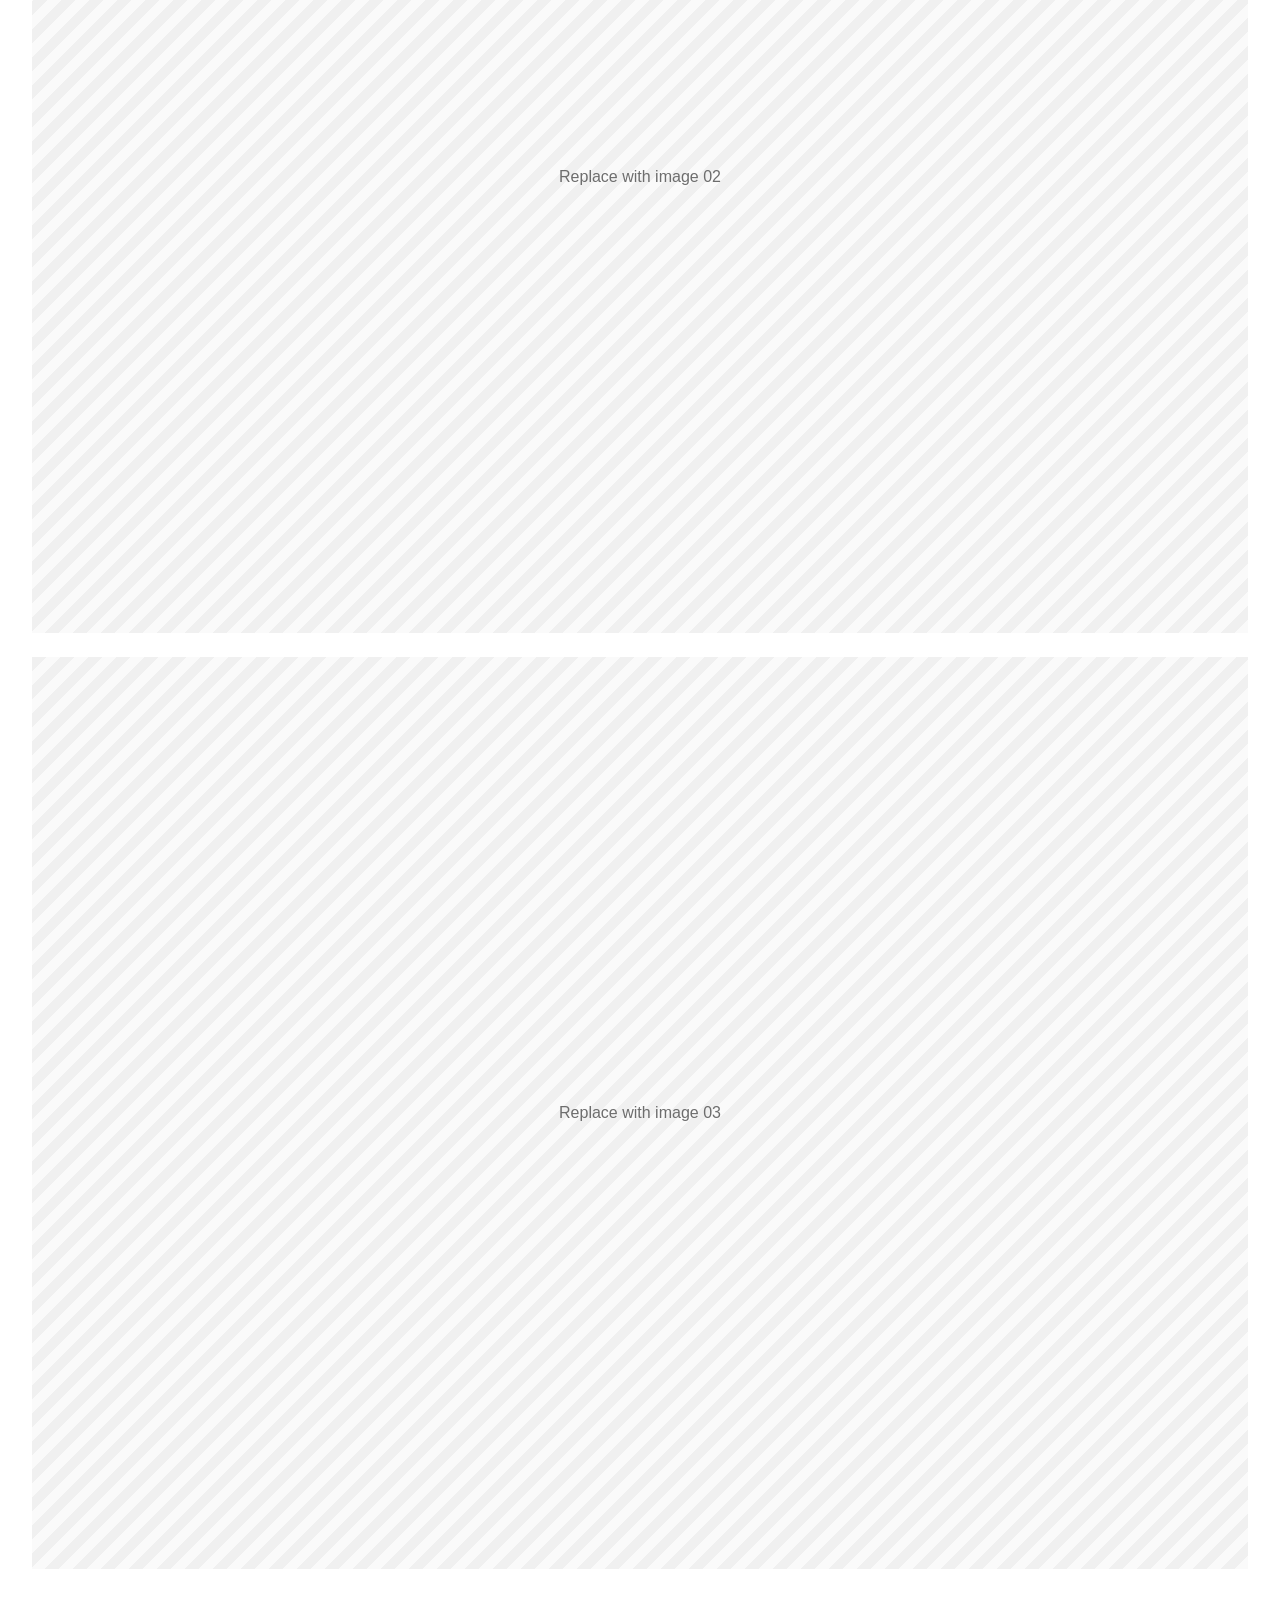
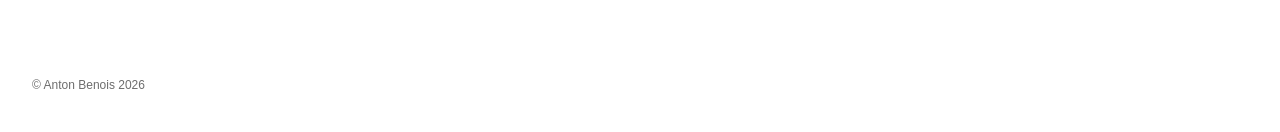
<file: project-template/index.html>
<!doctype html>
<html lang="en">
<head>
  <meta charset="utf-8">
  <meta name="viewport" content="width=device-width, initial-scale=1">
  <title>Project Title — Anton Benois</title>
  <meta name="description" content="Project Title by Anton Benois.">
  <link rel="stylesheet" href="../assets/css/site.css">
</head>
<body>
  <div class="site">
    <header class="site-header site-header--inner">
      <nav class="site-nav" aria-label="Main navigation">
        <a href="../index.html">Work</a>
        <a href="../bio/index.html">About</a>
        <a href="../contact/index.html">Contact</a>
      </nav>
    </header>

    <main class="project">
      <header class="project-header">
        <h1>Project Title, 2026</h1>
        <div class="project-meta">
          Solo exhibition / film / installation<br>
          Venue, City<br>
          Dates
        </div>
      </header>

      <div class="project-copy">
        <p>Put the project text here. Keep it as short or long as the project requires.</p>
      </div>

      <section class="project-media" aria-label="Project images">
        <figure>
          <div class="placeholder">Replace with image 01</div>
          <figcaption>Installation view / work title / material / dimensions, if needed.</figcaption>
        </figure>

        <figure>
          <div class="placeholder">Replace with image 02</div>
        </figure>

        <figure>
          <div class="placeholder">Replace with image 03</div>
        </figure>
      </section>
    </main>
    <footer class="site-footer">
      © Anton Benois 2026
    </footer>

  </div>
</body>
</html>
</file>
<file: assets/css/site.css>
:root {
  --bg: #ffffff;
  --fg: #111111;
  --muted: #6d6d6d;
  --line: #d9d9d9;
  --max: 1500px;
  --pad: clamp(18px, 2.5vw, 42px);
}

* { box-sizing: border-box; }

html {
  background: var(--bg);
  color: var(--fg);
  font-family: Arial, Helvetica, sans-serif;
  font-size: 16px;
  line-height: 1.4;
}

body {
  margin: 0;
  background: var(--bg);
}

a {
  color: inherit;
  text-decoration: none;
}

a:hover,
a:focus-visible {
  text-decoration: underline;
  text-underline-offset: 0.16em;
}

img,
video {
  display: block;
  width: 100%;
  height: auto;
}

.site {
  width: min(100%, var(--max));
  margin: 0 auto;
  padding: 0 var(--pad) var(--pad);
}

.site-header {
  display: flex;
  align-items: baseline;
  padding: 30px 0 56px;
}

.site-header--home {
  justify-content: flex-start;
}

.site-header--inner {
  justify-content: flex-start;
}

.site-nav {
  display: flex;
  gap: 24px;
  flex-wrap: wrap;
}

.site-nav a[aria-current="page"] {
  text-decoration: underline;
  text-underline-offset: 0.16em;
}

.project-index--loose {
  display: grid;
  grid-template-columns: repeat(12, minmax(0, 1fr));
  column-gap: clamp(14px, 2vw, 34px);
  row-gap: clamp(40px, 8.5vw, 130px);
  align-items: start;
  padding: 20px 0 120px;
}

.project-card {
  display: block;
  min-width: 0;
}

.project-card figure {
  margin: 0;
}

.project-card img {
  display: block;
  width: 100%;
  height: auto;
  object-fit: contain;
  background: transparent;
}

.project-card h2 {
  margin: 9px 0 0;
  font-size: 1rem;
  line-height: 1.25;
  font-weight: 400;
}

.project-card--lost {
  grid-column: 1 / 9;
}

.project-card--ingen {
  grid-column: 2 / 12;
  margin-top: 0;
}

.project-card--archive {
  grid-column: 7 / 13;
  margin-top: clamp(10px, 5vw, 60px);
}

.project-card--eoh {
  grid-column: 4 / 12;
  margin-top: clamp(0px, 2vw, 0px);
}

.project-card--mutations {
  grid-column: 1 / 7;
}

.project-card--living {
  grid-column: 7 / 13;
  margin-top: clamp(40px, 9vw, 120px);
}

.project-card--vacation {
  grid-column: 2 / 10;
  margin-top: 0;
}

.project-card--relatives {
  grid-column: 6 / 13;
  margin-top: clamp(0px, 5vw, 30px);
}

.page {
  max-width: 900px;
}

.page h1,
.project h1 {
  margin: 0;
  font-size: clamp(1.5rem, 2.6vw, 2.7rem);
  line-height: 1.05;
  font-weight: 400;
}

.page-copy,
.project-meta,
.project-copy {
  max-width: 760px;
}

.page-copy {
  margin-top: 42px;
}

.page-copy p,
.project-copy p {
  margin: 0 0 1em;
}

.project-header {
  margin-bottom: 56px;
}

.project-meta {
  margin-top: 14px;
  color: var(--muted);
}

.project-copy {
  margin: 0 0 56px;
}

.project-media {
  display: grid;
  gap: 24px;
}

.project-media figure {
  margin: 0;
}

.project-media figcaption {
  margin-top: 7px;
  color: var(--muted);
  font-size: 0.875rem;
}

.placeholder {
  aspect-ratio: 4 / 3;
  display: grid;
  place-items: center;
  background:
    linear-gradient(135deg, #f0f0f0 25%, #fafafa 25%, #fafafa 50%, #f0f0f0 50%, #f0f0f0 75%, #fafafa 75%);
  background-size: 28px 28px;
  color: var(--muted);
  text-align: center;
  padding: 24px;
}

.cv-section {
  margin-top: 42px;
}

.cv-section h2 {
  margin: 0 0 12px;
  font-size: 1rem;
}

.cv-section p {
  margin: 0 0 8px;
}


@media (max-width: 800px) {
  .site-header {
    padding: 22px 0 42px;
  }

  .project-index--loose {
    display: block;
    padding-top: 0;
  }

  .project-index--loose .project-card {
    width: 100%;
    margin: 0 0 52px;
  }


  .project-header,
  .project-copy {
    margin-bottom: 40px;
  }
}


.video-embed {
  width: 100%;
  aspect-ratio: 16 / 9;
  margin: 0 0 56px;
  background: #000;
}

.video-embed iframe {
  display: block;
  width: 100%;
  height: 100%;
  border: 0;
}

.project-credits {
  max-width: 760px;
  margin: 56px 0 0;
  color: var(--muted);
  font-size: 0.875rem;
}


/* Portrait documentation: vertical images should not inflate to full page width. */
.project-media .portrait-single {
  width: min(34%, 520px);
  margin-left: auto;
  margin-right: auto;
}

.project-media .portrait-pair {
  display: grid;
  grid-template-columns: repeat(2, minmax(0, 1fr));
  gap: clamp(18px, 2.5vw, 34px);
  align-items: start;
}

.project-media .portrait-pair figure {
  margin: 0;
}

.project-media .portrait-pair img {
  width: 100%;
  height: auto;
}

@media (max-width: 760px) {
  .project-media .portrait-single {
    width: min(72%, 520px);
  }

  .project-media .portrait-pair {
    grid-template-columns: 1fr 1fr;
    gap: 12px;
  }
}

@media (max-width: 520px) {
  .project-media .portrait-single {
    width: 78%;
  }

  .project-media .portrait-pair {
    grid-template-columns: 1fr;
  }

  .project-media .portrait-pair figure {
    width: 78%;
    margin-left: auto;
    margin-right: auto;
  }
}


.cv-page {
  max-width: 1050px;
}

.cv-page > h1 {
  margin-bottom: 48px;
}

.cv-page .cv-section {
  margin-top: 0;
  margin-bottom: 42px;
}

.cv-page .cv-section h2 {
  margin: 0 0 12px;
  font-size: 1rem;
  font-weight: 700;
}

.cv-entry {
  display: grid;
  grid-template-columns: 92px minmax(0, 1fr);
  gap: 16px;
  margin: 0 0 5px;
}

.cv-year {
  color: var(--muted);
  white-space: nowrap;
}

@media (max-width: 600px) {
  .cv-page > h1 {
    margin-bottom: 36px;
  }

  .cv-page .cv-section {
    margin-bottom: 34px;
  }

  .cv-entry {
    grid-template-columns: 76px minmax(0, 1fr);
    gap: 10px;
  }
}


@media (min-width: 1400px) {
  .home-page .site {
    --max: 1600px;
  }
}


/* Contact: silent loop, now twice the previous desktop size. */
.contact-loop {
  width: 440px;
  max-width: 90vw;
  margin: clamp(56px, 7vw, 90px) clamp(22px, 6vw, 90px) 0 auto;
}

.contact-loop video {
  display: block;
  width: 100%;
  height: auto;
}

@media (max-width: 600px) {
  .contact-loop {
    width: 320px;
    max-width: 88vw;
    margin-right: 0;
  }
}


.project-credit {
  color: var(--muted);
  font-size: 0.875rem;
  margin-top: 1.5em !important;
}


.film-frames {
  display: grid;
  grid-template-columns: repeat(10, minmax(0, 1fr));
  gap: 0;
  width: 100%;
  margin: 0;
  padding: 0;
  line-height: 0;
  overflow: hidden;
}

.film-frames img {
  display: block;
  width: 100%;
  height: auto;
  margin: 0;
  padding: 0;
}


.site-footer {
  margin-top: 90px;
  padding: 18px 0 6px;
  color: var(--muted);
  font-size: 0.75rem;
}
</file>
